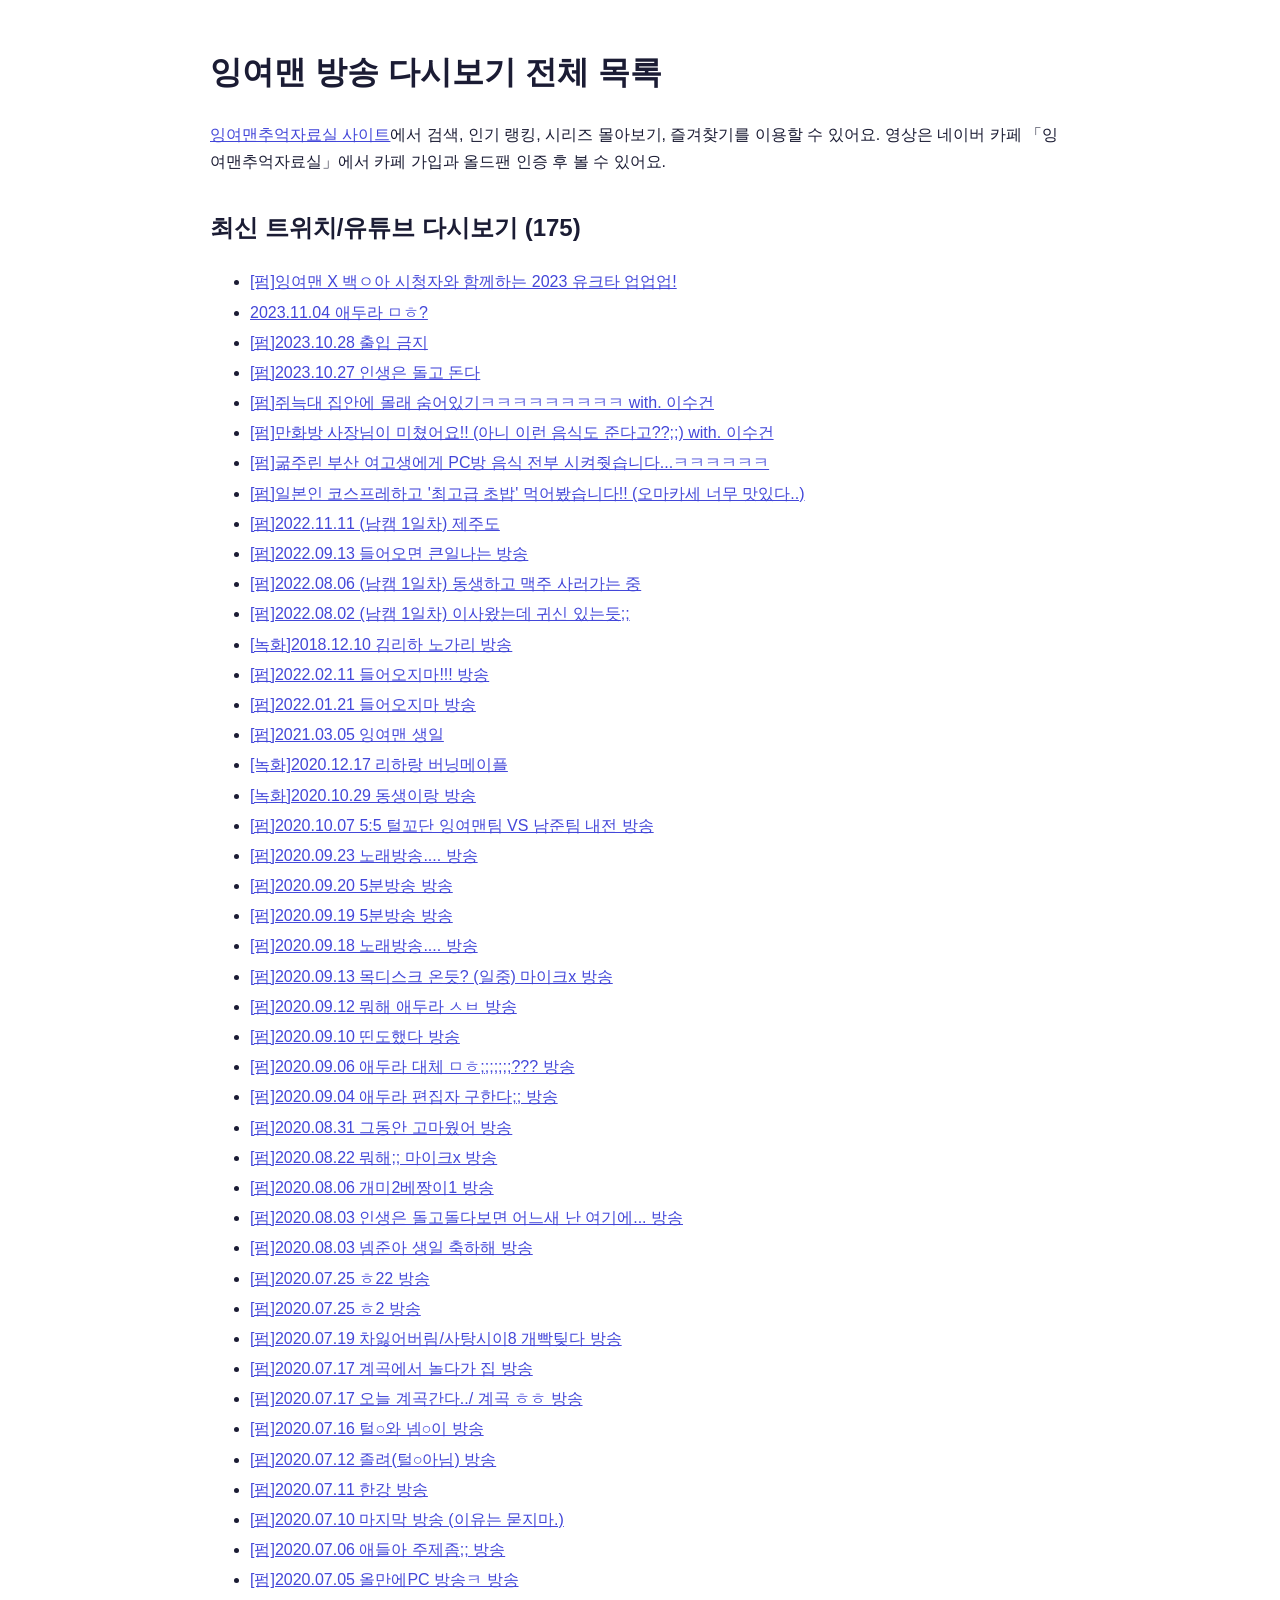
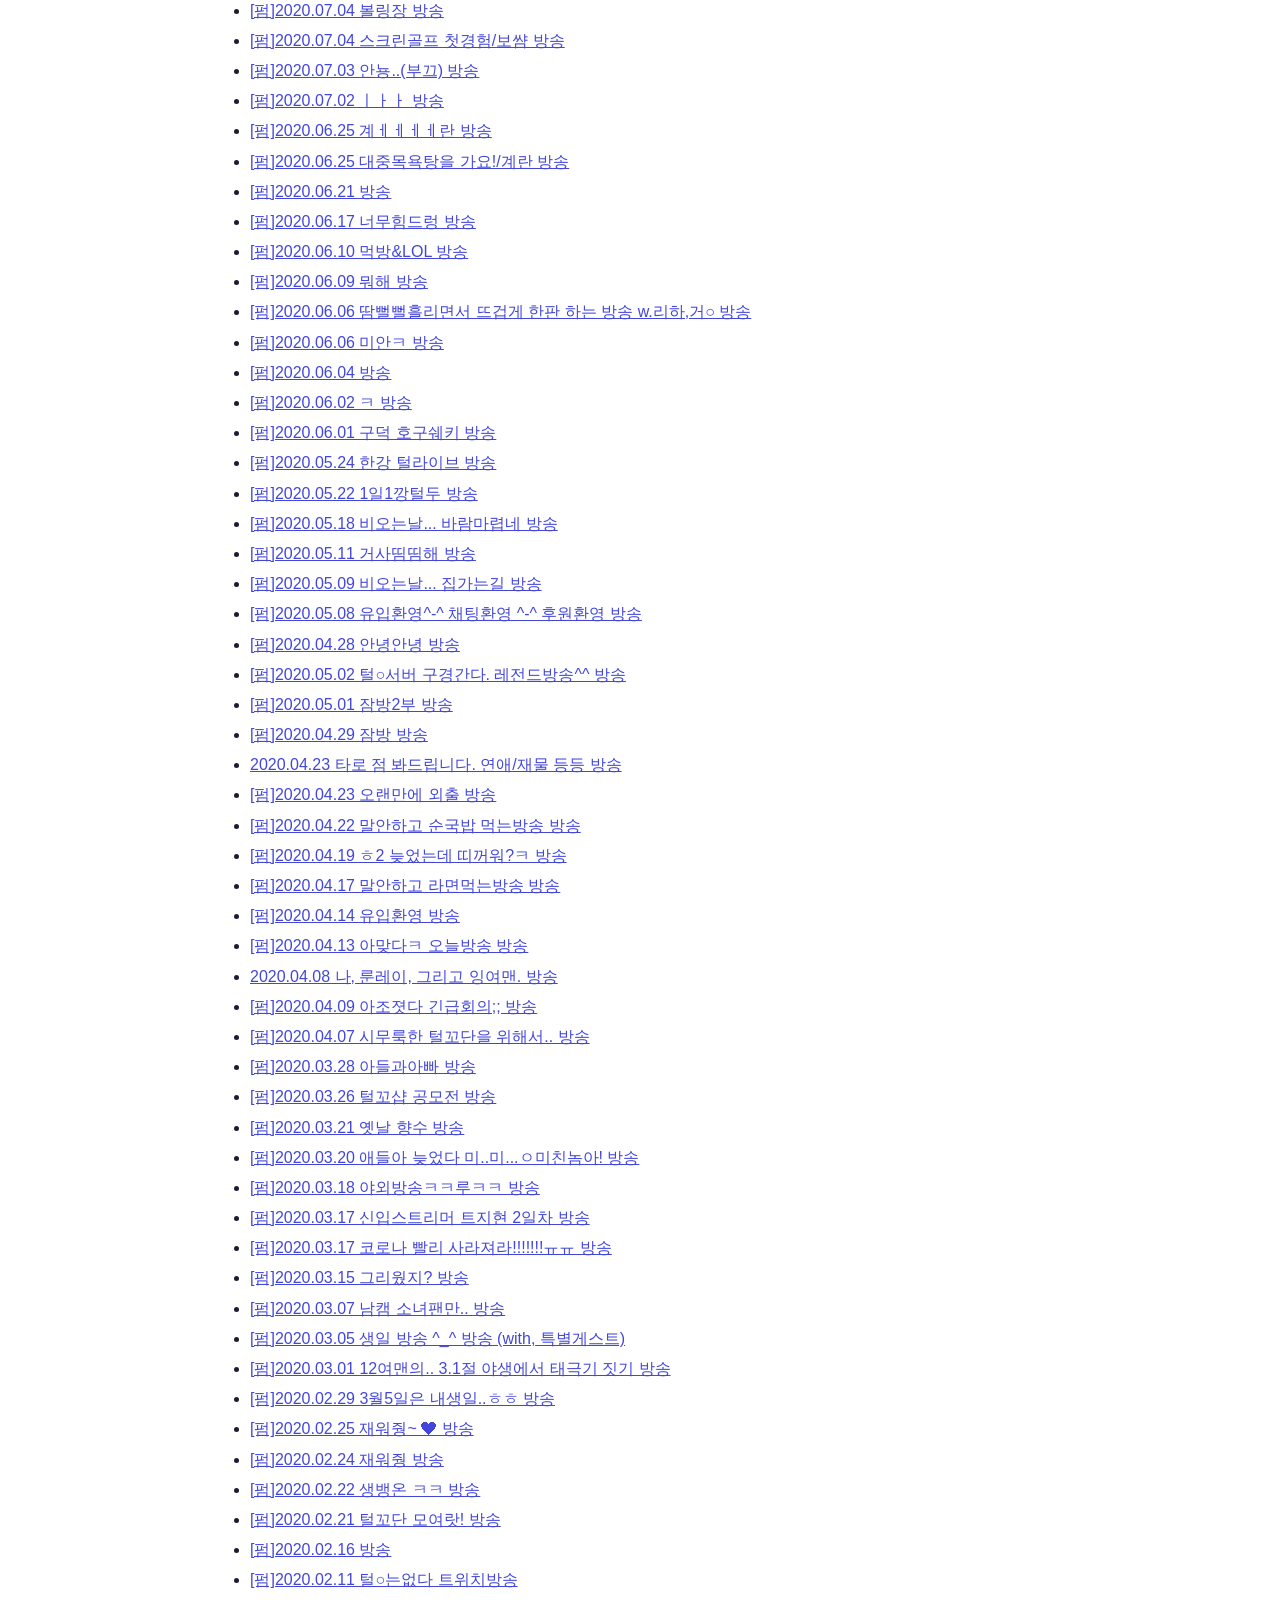
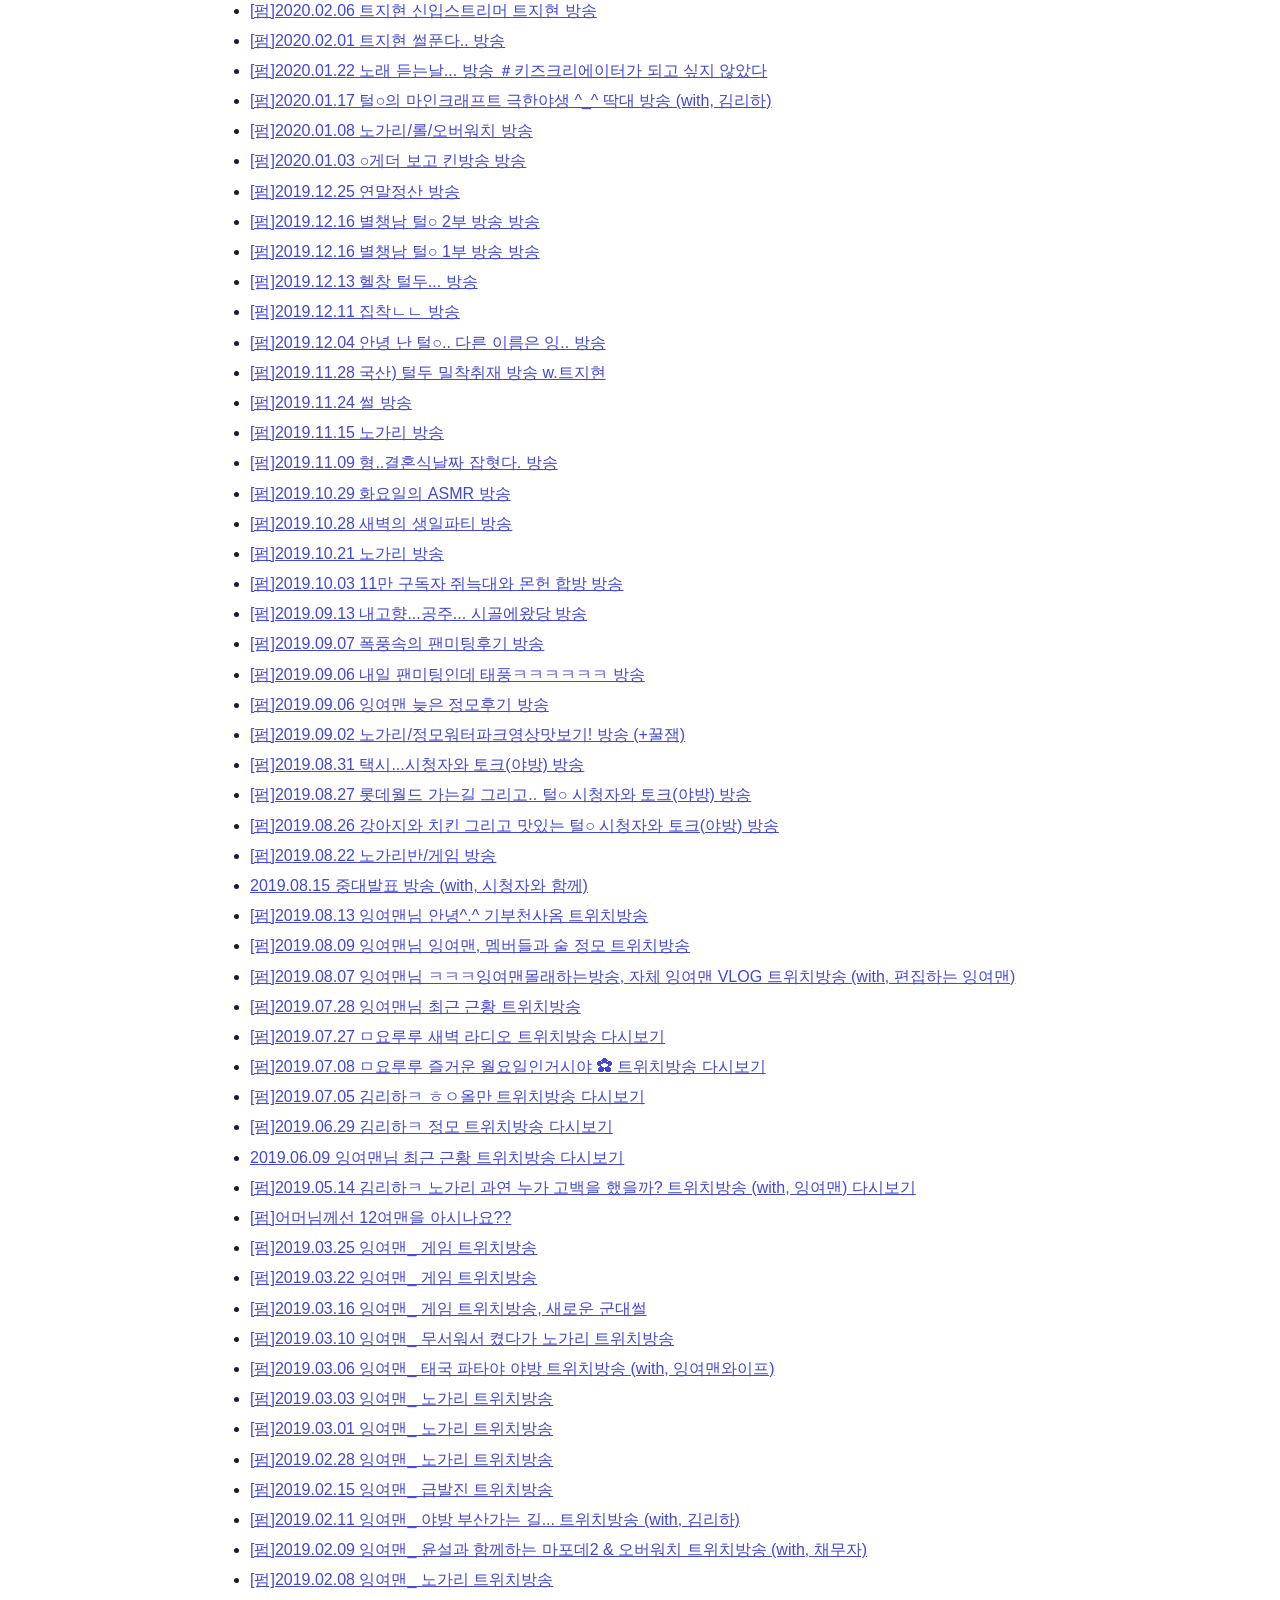
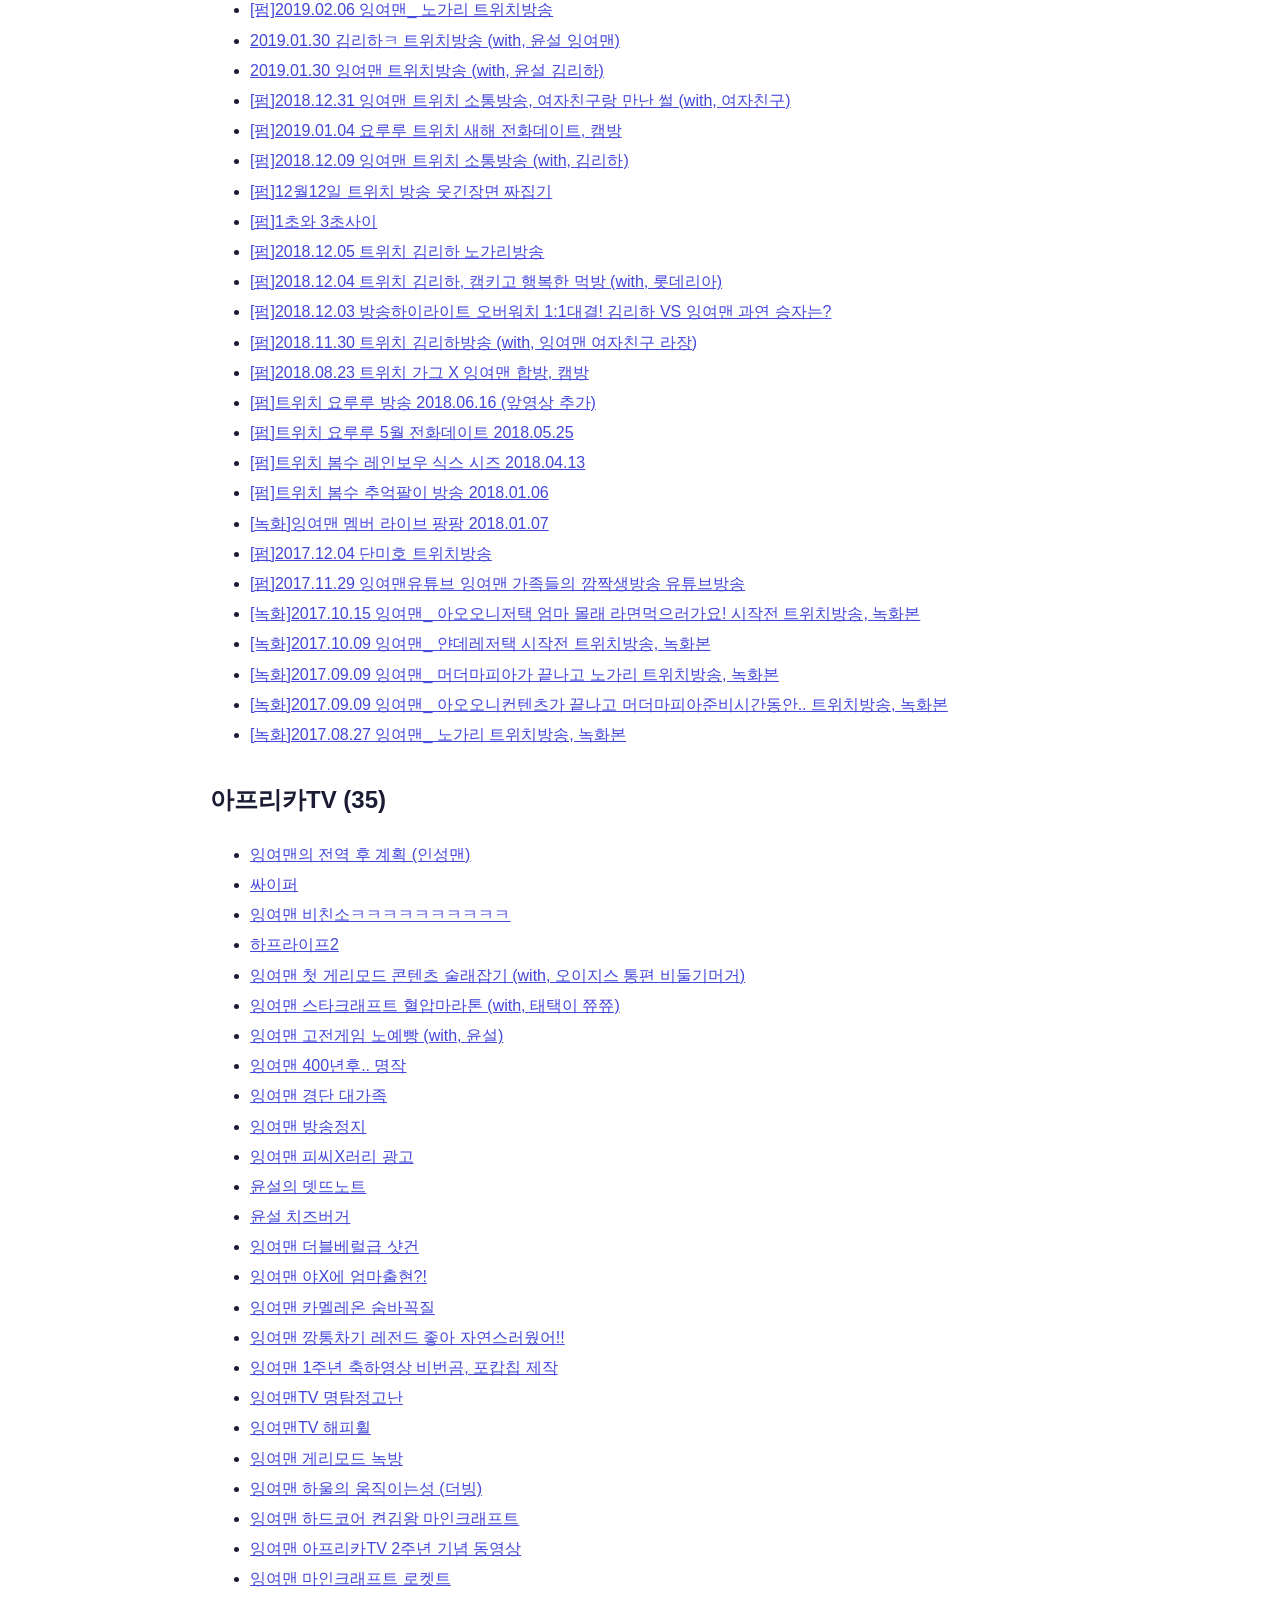
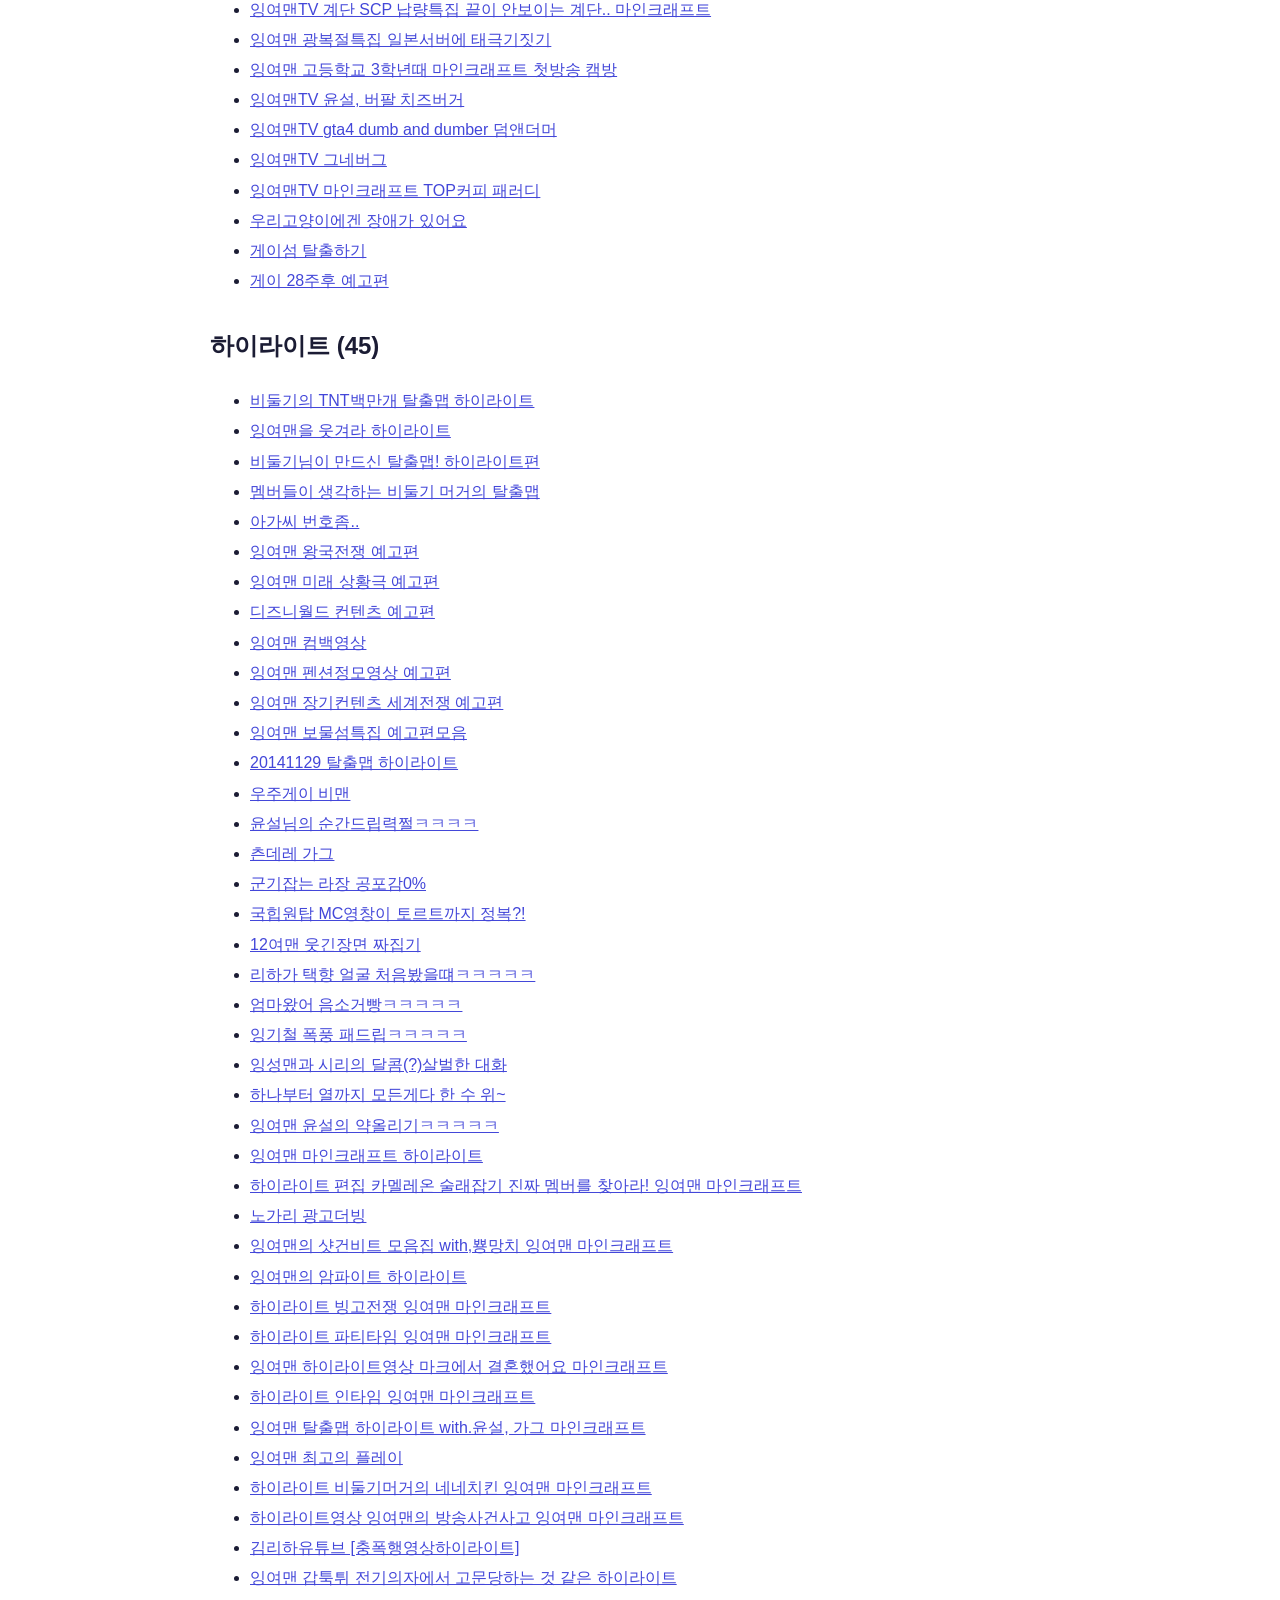
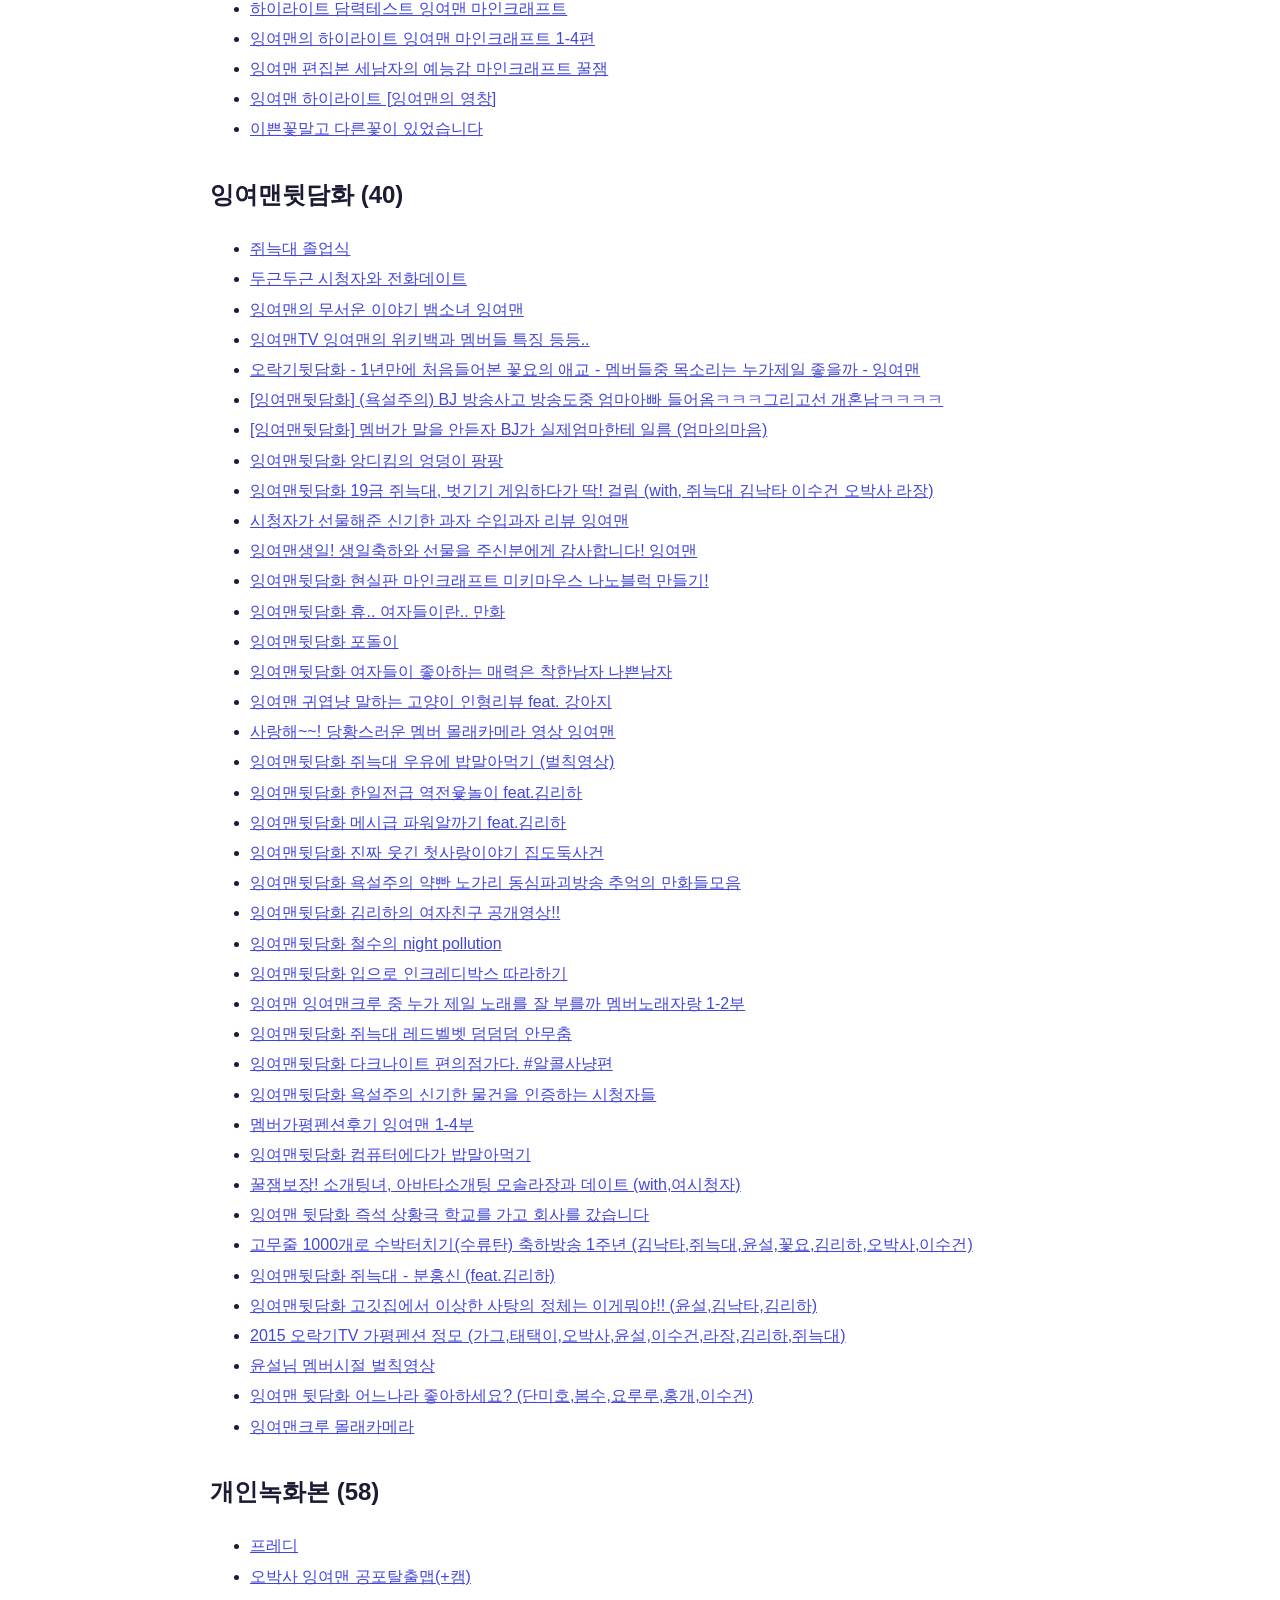
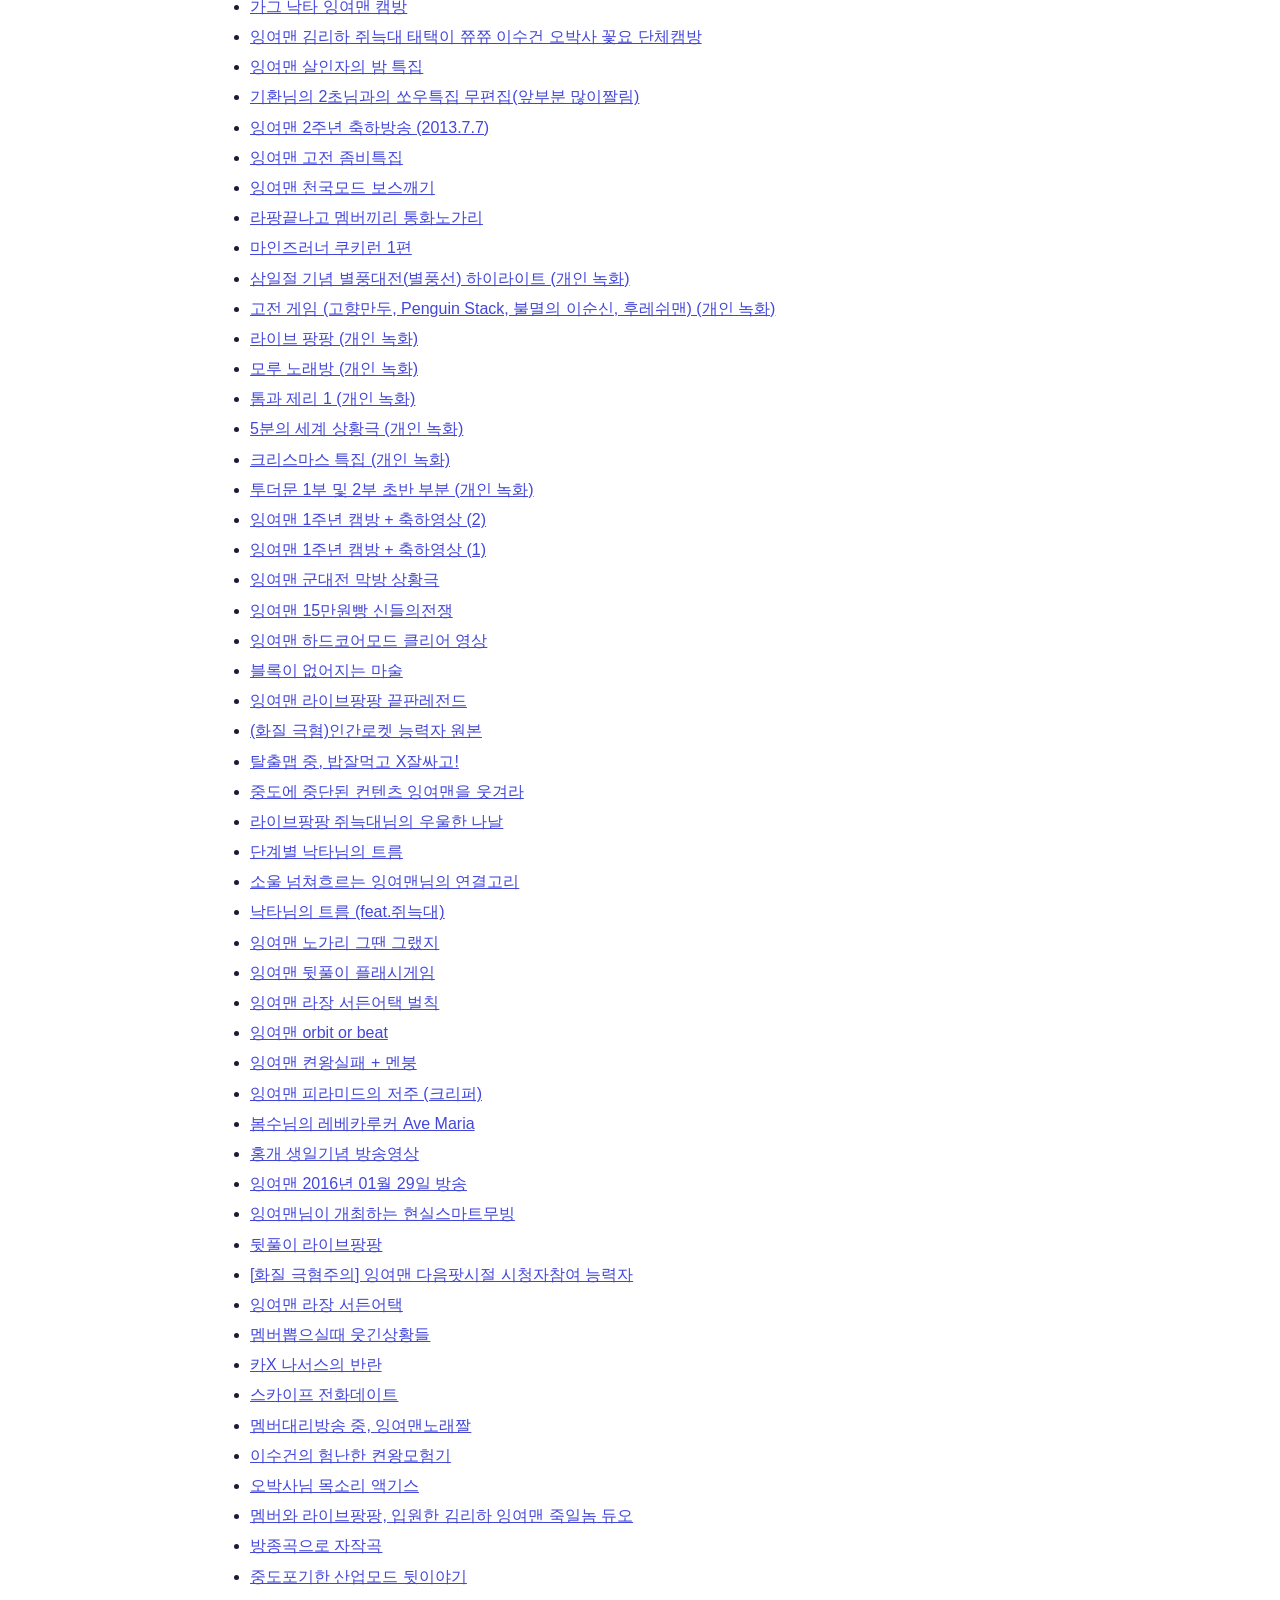
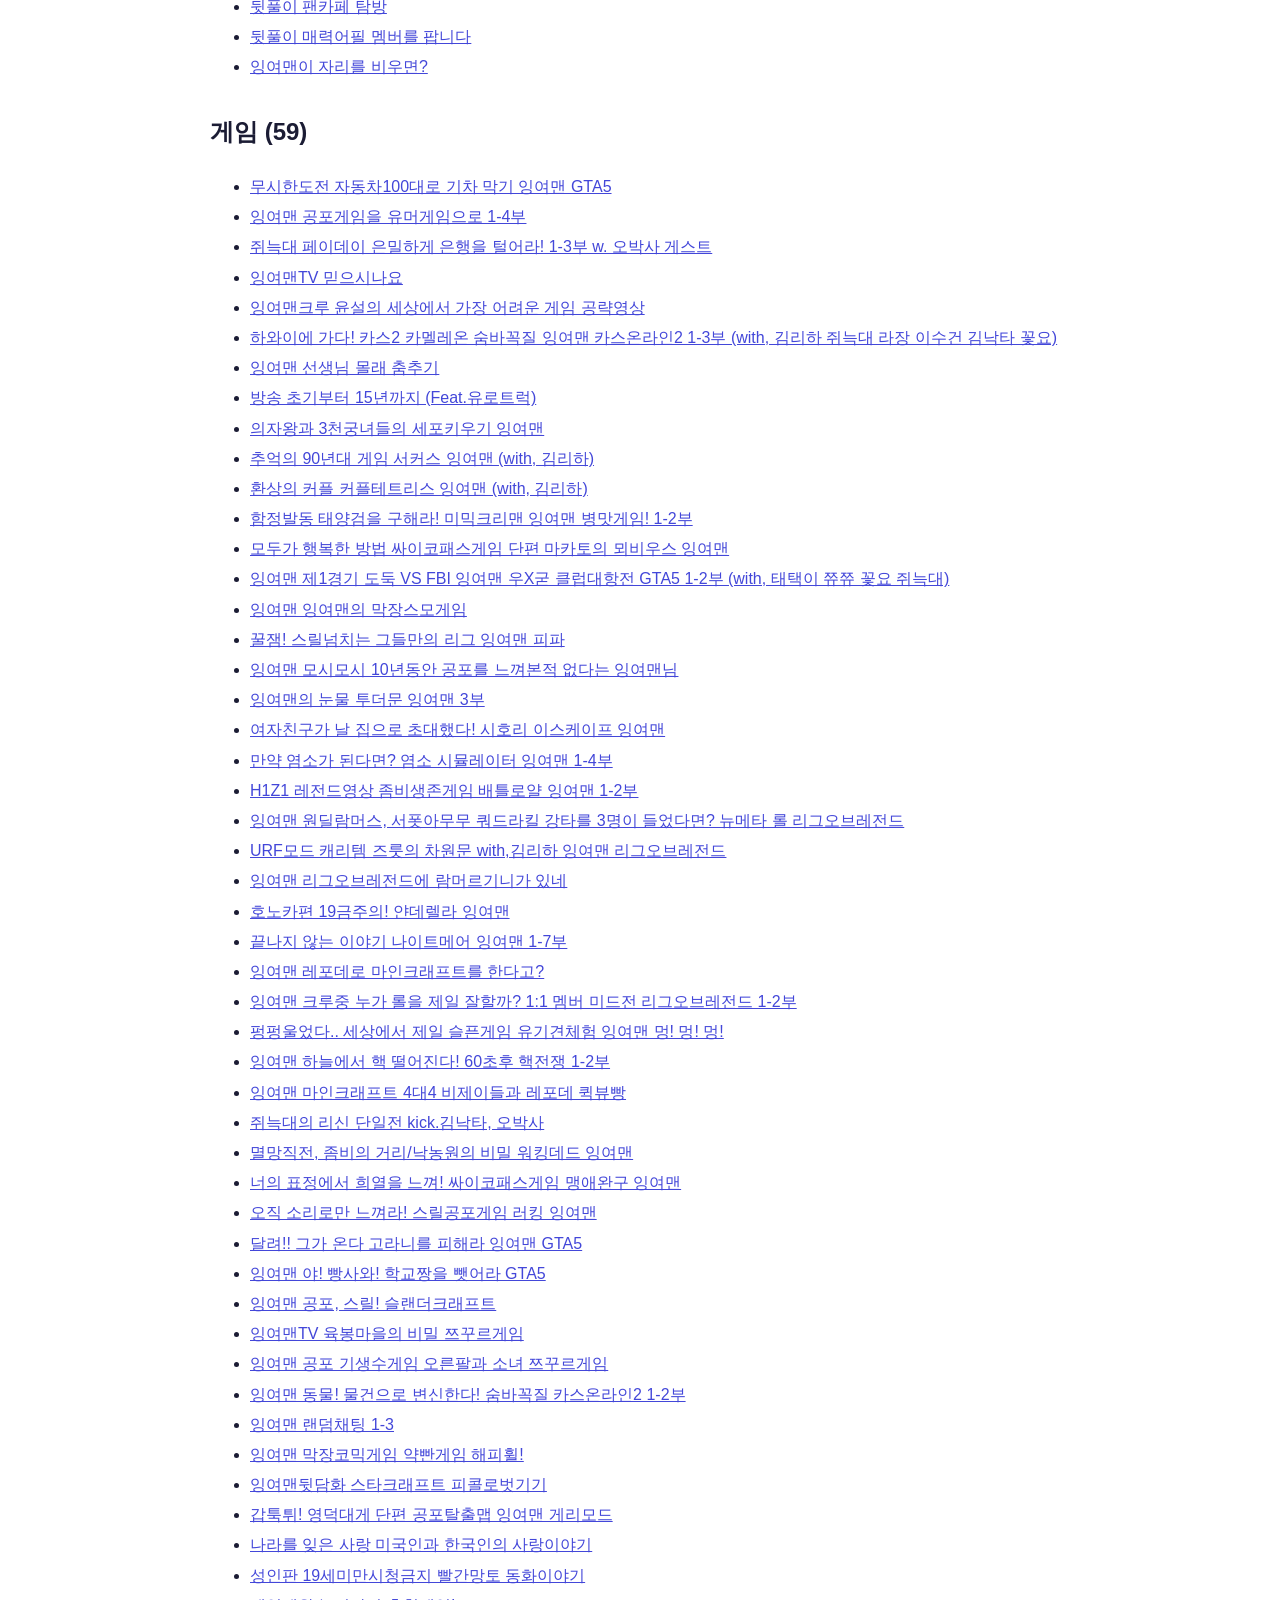
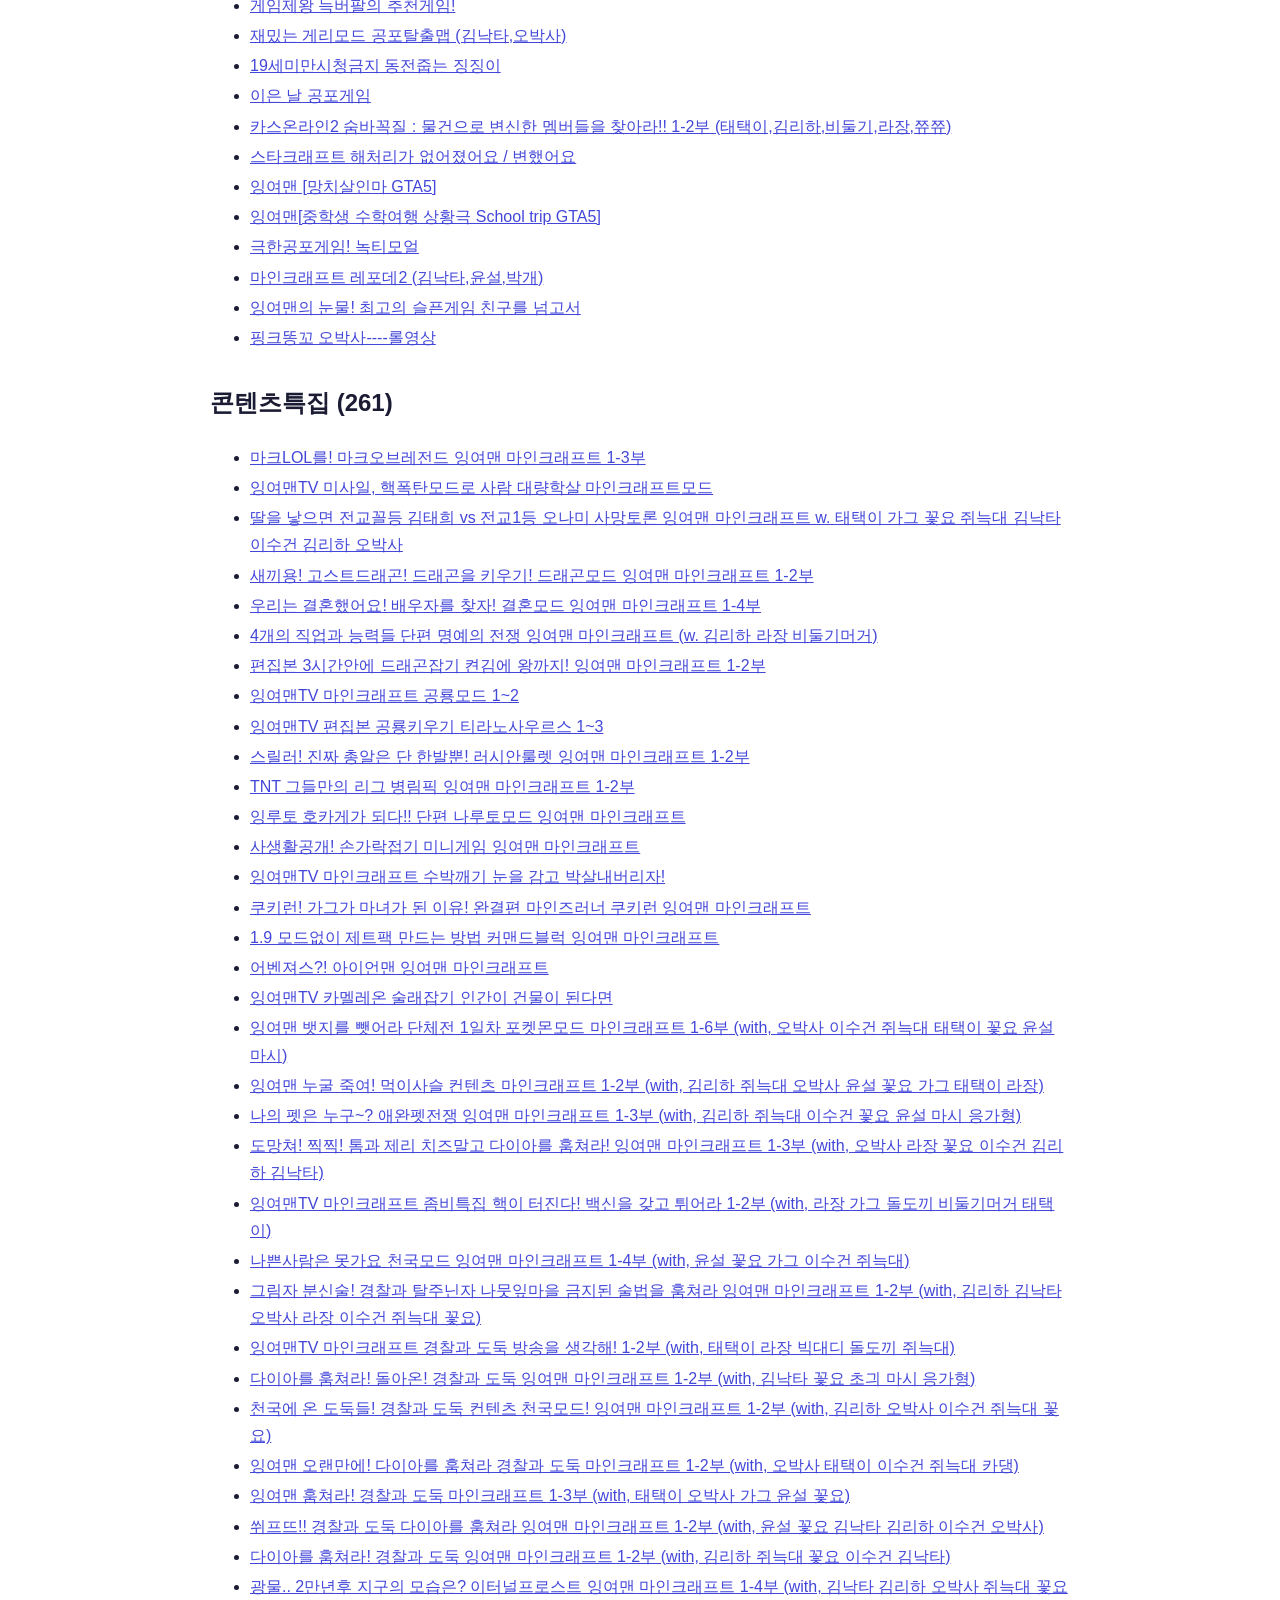
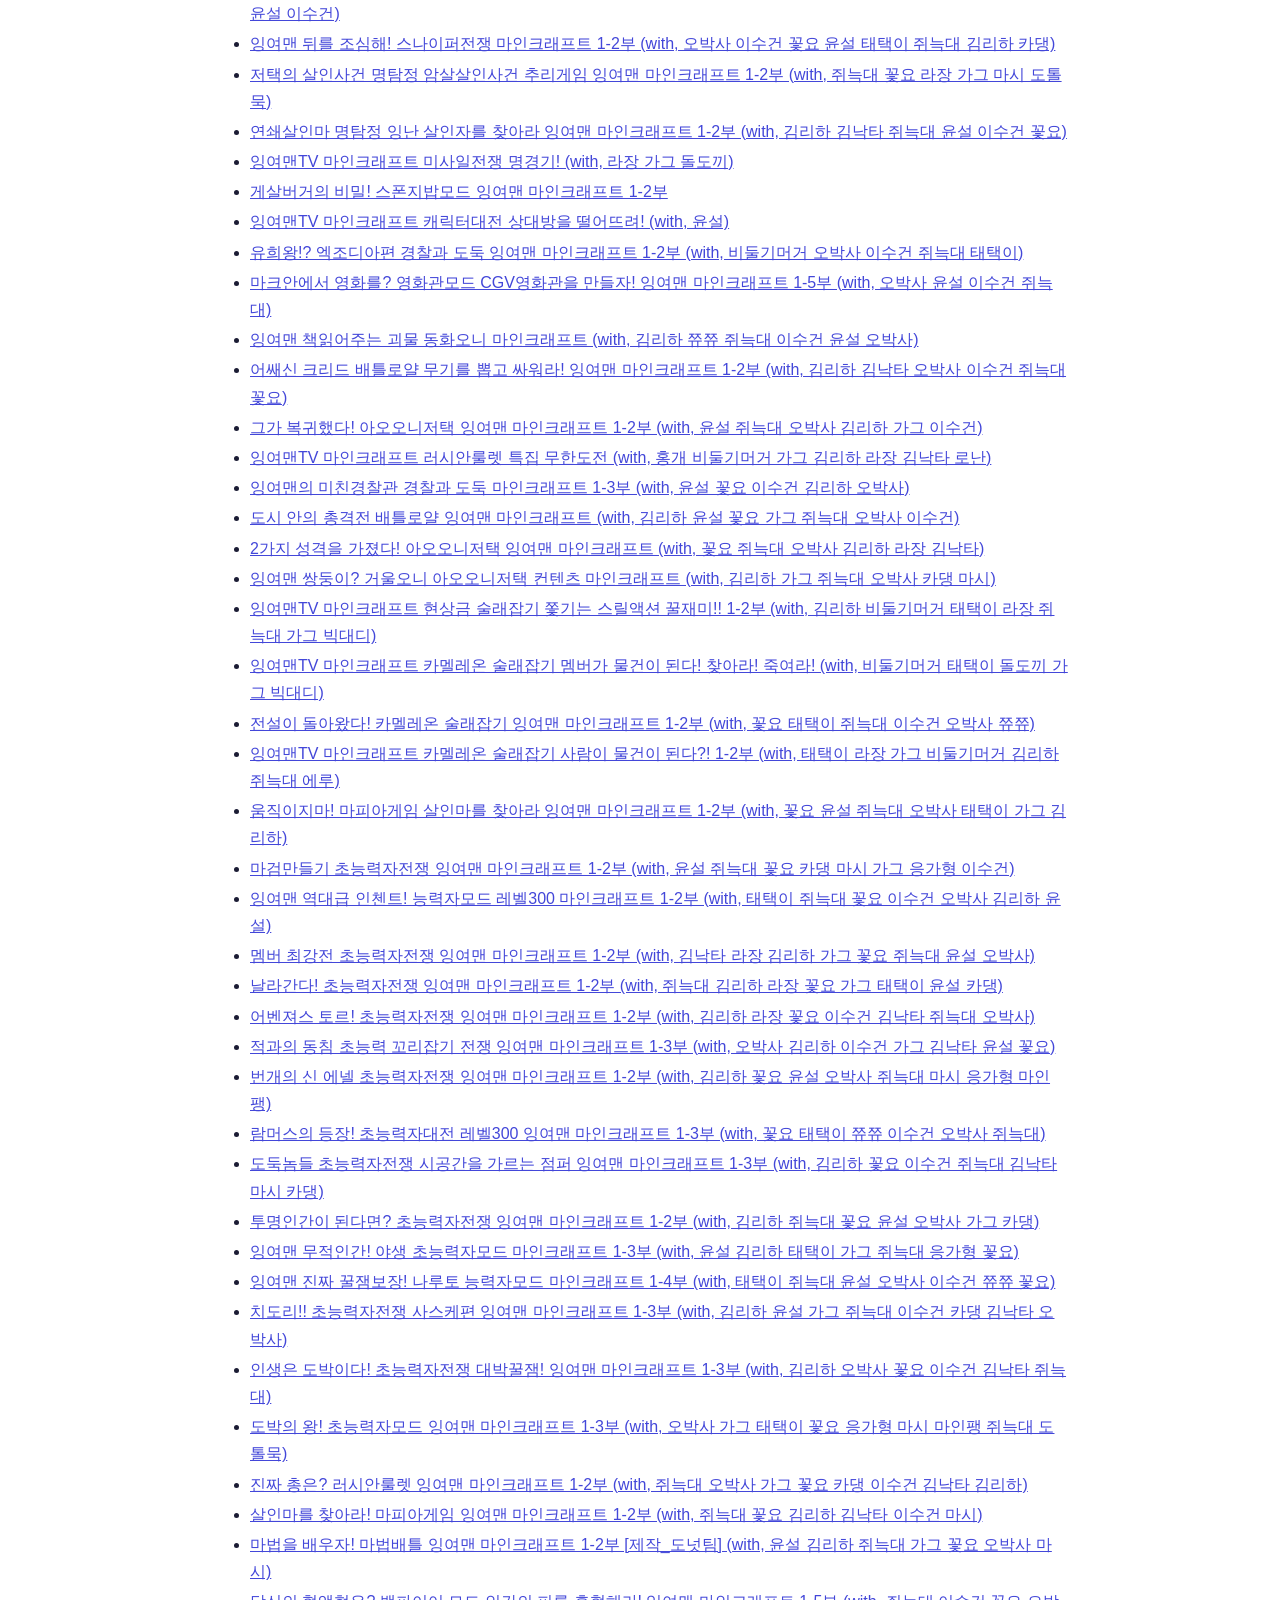
<file: list.html>
<!DOCTYPE html><html lang="ko"><head><meta charset="UTF-8"><meta name="viewport" content="width=device-width, initial-scale=1">
<title>잉여맨 방송 다시보기 전체 목록 (859개) - 잉여맨추억자료실</title>
<meta name="description" content="잉여맨추억자료실 네이버 카페의 잉여맨 방송 VOD 다시보기 859개를 분류별로 정리한 전체 목록입니다.">
<link rel="canonical" href="https://sam7599.github.io/ingyoeman_archive/list.html">
<style>body{font-family:Pretendard,-apple-system,"Malgun Gothic",sans-serif;max-width:860px;margin:0 auto;padding:24px 18px;line-height:1.7;color:#1b1c34}a{color:#4347d9}h2{margin-top:32px}li{margin:3px 0}</style></head><body>
<h1>잉여맨 방송 다시보기 전체 목록</h1>
<p><a href="./">잉여맨추억자료실 사이트</a>에서 검색, 인기 랭킹, 시리즈 몰아보기, 즐겨찾기를 이용할 수 있어요. 영상은 네이버 카페 「잉여맨추억자료실」에서 카페 가입과 올드팬 인증 후 볼 수 있어요.</p>
<h2>최신 트위치/유튜브 다시보기 (175)</h2><ul>
<li><a href="https://cafe.naver.com/youtubecreateringyoe/2929" rel="noopener">[펌]잉여맨 X 백ㅇ아 시청자와 함께하는 2023 유크타 업업업!</a></li>
<li><a href="https://cafe.naver.com/youtubecreateringyoe/2927" rel="noopener">2023.11.04 애두라 ㅁㅎ?</a></li>
<li><a href="https://cafe.naver.com/youtubecreateringyoe/2925" rel="noopener">[펌]2023.10.28 출입 금지</a></li>
<li><a href="https://cafe.naver.com/youtubecreateringyoe/2924" rel="noopener">[펌]2023.10.27 인생은 돌고 돈다</a></li>
<li><a href="https://cafe.naver.com/youtubecreateringyoe/2917" rel="noopener">[펌]쥐늑대 집안에 몰래 숨어있기ㅋㅋㅋㅋㅋㅋㅋㅋㅋ with. 이수건</a></li>
<li><a href="https://cafe.naver.com/youtubecreateringyoe/2916" rel="noopener">[펌]만화방 사장님이 미쳤어요!! (아니 이런 음식도 준다고??;;) with. 이수건</a></li>
<li><a href="https://cafe.naver.com/youtubecreateringyoe/2914" rel="noopener">[펌]굶주린 부산 여고생에게 PC방 음식 전부 시켜줫습니다...ㅋㅋㅋㅋㅋㅋ</a></li>
<li><a href="https://cafe.naver.com/youtubecreateringyoe/2913" rel="noopener">[펌]일본인 코스프레하고 &#x27;최고급 초밥&#x27; 먹어봤습니다!! (오마카세 너무 맛있다..)</a></li>
<li><a href="https://cafe.naver.com/youtubecreateringyoe/2898" rel="noopener">[펌]2022.11.11 (남캠 1일차) 제주도</a></li>
<li><a href="https://cafe.naver.com/youtubecreateringyoe/2894" rel="noopener">[펌]2022.09.13 들어오면 큰일나는 방송</a></li>
<li><a href="https://cafe.naver.com/youtubecreateringyoe/2892" rel="noopener">[펌]2022.08.06 (남캠 1일차) 동생하고 맥주 사러가는 중</a></li>
<li><a href="https://cafe.naver.com/youtubecreateringyoe/2890" rel="noopener">[펌]2022.08.02 (남캠 1일차) 이사왔는데 귀신 있는듯;;</a></li>
<li><a href="https://cafe.naver.com/youtubecreateringyoe/2880" rel="noopener">[녹화]2018.12.10 김리하 노가리 방송</a></li>
<li><a href="https://cafe.naver.com/youtubecreateringyoe/2865" rel="noopener">[펌]2022.02.11 들어오지마!!! 방송</a></li>
<li><a href="https://cafe.naver.com/youtubecreateringyoe/2861" rel="noopener">[펌]2022.01.21 들어오지마 방송</a></li>
<li><a href="https://cafe.naver.com/youtubecreateringyoe/2827" rel="noopener">[펌]2021.03.05 잉여맨 생일</a></li>
<li><a href="https://cafe.naver.com/youtubecreateringyoe/2781" rel="noopener">[녹화]2020.12.17 리하랑 버닝메이플</a></li>
<li><a href="https://cafe.naver.com/youtubecreateringyoe/2772" rel="noopener">[녹화]2020.10.29 동생이랑 방송</a></li>
<li><a href="https://cafe.naver.com/youtubecreateringyoe/2767" rel="noopener">[펌]2020.10.07 5:5 털꼬단 잉여맨팀 VS 남준팀 내전 방송</a></li>
<li><a href="https://cafe.naver.com/youtubecreateringyoe/2748" rel="noopener">[펌]2020.09.23 노래방송.... 방송</a></li>
<li><a href="https://cafe.naver.com/youtubecreateringyoe/2747" rel="noopener">[펌]2020.09.20 5분방송 방송</a></li>
<li><a href="https://cafe.naver.com/youtubecreateringyoe/2744" rel="noopener">[펌]2020.09.19 5분방송 방송</a></li>
<li><a href="https://cafe.naver.com/youtubecreateringyoe/2743" rel="noopener">[펌]2020.09.18 노래방송.... 방송</a></li>
<li><a href="https://cafe.naver.com/youtubecreateringyoe/2734" rel="noopener">[펌]2020.09.13 목디스크 온듯? (일중) 마이크x 방송</a></li>
<li><a href="https://cafe.naver.com/youtubecreateringyoe/2732" rel="noopener">[펌]2020.09.12 뭐해 애두라 ㅅㅂ 방송</a></li>
<li><a href="https://cafe.naver.com/youtubecreateringyoe/2730" rel="noopener">[펌]2020.09.10 띤도했다 방송</a></li>
<li><a href="https://cafe.naver.com/youtubecreateringyoe/2729" rel="noopener">[펌]2020.09.06 애두라 대체 ㅁㅎ;;;;;;;??? 방송</a></li>
<li><a href="https://cafe.naver.com/youtubecreateringyoe/2728" rel="noopener">[펌]2020.09.04 애두라 편집자 구한다;; 방송</a></li>
<li><a href="https://cafe.naver.com/youtubecreateringyoe/2726" rel="noopener">[펌]2020.08.31 그동안 고마웠어 방송</a></li>
<li><a href="https://cafe.naver.com/youtubecreateringyoe/2717" rel="noopener">[펌]2020.08.22 뭐해;; 마이크x 방송</a></li>
<li><a href="https://cafe.naver.com/youtubecreateringyoe/2697" rel="noopener">[펌]2020.08.06 개미2베짱이1 방송</a></li>
<li><a href="https://cafe.naver.com/youtubecreateringyoe/2696" rel="noopener">[펌]2020.08.03 인생은 돌고돌다보면 어느새 난 여기에... 방송</a></li>
<li><a href="https://cafe.naver.com/youtubecreateringyoe/2692" rel="noopener">[펌]2020.08.03 넴준아 생일 축하해 방송</a></li>
<li><a href="https://cafe.naver.com/youtubecreateringyoe/2682" rel="noopener">[펌]2020.07.25 ㅎ22 방송</a></li>
<li><a href="https://cafe.naver.com/youtubecreateringyoe/2681" rel="noopener">[펌]2020.07.25 ㅎ2 방송</a></li>
<li><a href="https://cafe.naver.com/youtubecreateringyoe/2675" rel="noopener">[펌]2020.07.19 차잃어버림/사탕시이8 개빡팆다 방송</a></li>
<li><a href="https://cafe.naver.com/youtubecreateringyoe/2674" rel="noopener">[펌]2020.07.17 계곡에서 놀다가 집 방송</a></li>
<li><a href="https://cafe.naver.com/youtubecreateringyoe/2673" rel="noopener">[펌]2020.07.17 오늘 계곡간다../ 계곡 ㅎㅎ 방송</a></li>
<li><a href="https://cafe.naver.com/youtubecreateringyoe/2672" rel="noopener">[펌]2020.07.16 털○와 넴○이 방송</a></li>
<li><a href="https://cafe.naver.com/youtubecreateringyoe/2671" rel="noopener">[펌]2020.07.12 졸려(털○아님) 방송</a></li>
<li><a href="https://cafe.naver.com/youtubecreateringyoe/2670" rel="noopener">[펌]2020.07.11 한강 방송</a></li>
<li><a href="https://cafe.naver.com/youtubecreateringyoe/2669" rel="noopener">[펌]2020.07.10 마지막 방송 (이유는 묻지마.)</a></li>
<li><a href="https://cafe.naver.com/youtubecreateringyoe/2667" rel="noopener">[펌]2020.07.06 애들아 주제좀;; 방송</a></li>
<li><a href="https://cafe.naver.com/youtubecreateringyoe/2666" rel="noopener">[펌]2020.07.05 올만에PC 방송ㅋ 방송</a></li>
<li><a href="https://cafe.naver.com/youtubecreateringyoe/2665" rel="noopener">[펌]2020.07.04 볼링장 방송</a></li>
<li><a href="https://cafe.naver.com/youtubecreateringyoe/2664" rel="noopener">[펌]2020.07.04 스크린골프 첫경험/보썀 방송</a></li>
<li><a href="https://cafe.naver.com/youtubecreateringyoe/2663" rel="noopener">[펌]2020.07.03 안뇽..(부끄) 방송</a></li>
<li><a href="https://cafe.naver.com/youtubecreateringyoe/2660" rel="noopener">[펌]2020.07.02 ㅣㅏㅏ 방송</a></li>
<li><a href="https://cafe.naver.com/youtubecreateringyoe/2656" rel="noopener">[펌]2020.06.25 계ㅔㅔㅔㅔ란 방송</a></li>
<li><a href="https://cafe.naver.com/youtubecreateringyoe/2652" rel="noopener">[펌]2020.06.25 대중목욕탕을 가요!/계란 방송</a></li>
<li><a href="https://cafe.naver.com/youtubecreateringyoe/2649" rel="noopener">[펌]2020.06.21 방송</a></li>
<li><a href="https://cafe.naver.com/youtubecreateringyoe/2646" rel="noopener">[펌]2020.06.17 너무힘드렁 방송</a></li>
<li><a href="https://cafe.naver.com/youtubecreateringyoe/2643" rel="noopener">[펌]2020.06.10 먹방&amp;LOL 방송</a></li>
<li><a href="https://cafe.naver.com/youtubecreateringyoe/2641" rel="noopener">[펌]2020.06.09 뭐해 방송</a></li>
<li><a href="https://cafe.naver.com/youtubecreateringyoe/2640" rel="noopener">[펌]2020.06.06 땀뻘뻘흘리면서 뜨겁게 한판 하는 방송 w.리하,거○ 방송</a></li>
<li><a href="https://cafe.naver.com/youtubecreateringyoe/2639" rel="noopener">[펌]2020.06.06 미안ㅋ 방송</a></li>
<li><a href="https://cafe.naver.com/youtubecreateringyoe/2638" rel="noopener">[펌]2020.06.04 방송</a></li>
<li><a href="https://cafe.naver.com/youtubecreateringyoe/2636" rel="noopener">[펌]2020.06.02 ㅋ 방송</a></li>
<li><a href="https://cafe.naver.com/youtubecreateringyoe/2633" rel="noopener">[펌]2020.06.01 구덕 호구쉐키 방송</a></li>
<li><a href="https://cafe.naver.com/youtubecreateringyoe/2626" rel="noopener">[펌]2020.05.24 한강 털라이브 방송</a></li>
<li><a href="https://cafe.naver.com/youtubecreateringyoe/2622" rel="noopener">[펌]2020.05.22 1일1깡털두 방송</a></li>
<li><a href="https://cafe.naver.com/youtubecreateringyoe/2607" rel="noopener">[펌]2020.05.18 비오는날... 바람마렵네 방송</a></li>
<li><a href="https://cafe.naver.com/youtubecreateringyoe/2597" rel="noopener">[펌]2020.05.11 거사띰띰해 방송</a></li>
<li><a href="https://cafe.naver.com/youtubecreateringyoe/2589" rel="noopener">[펌]2020.05.09 비오는날... 집가는길 방송</a></li>
<li><a href="https://cafe.naver.com/youtubecreateringyoe/2587" rel="noopener">[펌]2020.05.08 유입환영^-^ 채팅환영 ^-^ 후원환영 방송</a></li>
<li><a href="https://cafe.naver.com/youtubecreateringyoe/2569" rel="noopener">[펌]2020.04.28 안녕안녕 방송</a></li>
<li><a href="https://cafe.naver.com/youtubecreateringyoe/2567" rel="noopener">[펌]2020.05.02 털○서버 구경간다. 레전드방송^^ 방송</a></li>
<li><a href="https://cafe.naver.com/youtubecreateringyoe/2563" rel="noopener">[펌]2020.05.01 잠방2부 방송</a></li>
<li><a href="https://cafe.naver.com/youtubecreateringyoe/2552" rel="noopener">[펌]2020.04.29 잠방 방송</a></li>
<li><a href="https://cafe.naver.com/youtubecreateringyoe/2533" rel="noopener">2020.04.23 타로 점 봐드립니다. 연애/재물 등등 방송</a></li>
<li><a href="https://cafe.naver.com/youtubecreateringyoe/2530" rel="noopener">[펌]2020.04.23 오랜만에 외출 방송</a></li>
<li><a href="https://cafe.naver.com/youtubecreateringyoe/2529" rel="noopener">[펌]2020.04.22 말안하고 순국밥 먹는방송 방송</a></li>
<li><a href="https://cafe.naver.com/youtubecreateringyoe/2521" rel="noopener">[펌]2020.04.19 ㅎ2 늦었는데 띠꺼워?ㅋ 방송</a></li>
<li><a href="https://cafe.naver.com/youtubecreateringyoe/2520" rel="noopener">[펌]2020.04.17 말안하고 라면먹는방송 방송</a></li>
<li><a href="https://cafe.naver.com/youtubecreateringyoe/2510" rel="noopener">[펌]2020.04.14 유입환영 방송</a></li>
<li><a href="https://cafe.naver.com/youtubecreateringyoe/2501" rel="noopener">[펌]2020.04.13 아맞다ㅋ 오늘방송 방송</a></li>
<li><a href="https://cafe.naver.com/youtubecreateringyoe/2497" rel="noopener">2020.04.08 나, 룬레이, 그리고 잉여맨. 방송</a></li>
<li><a href="https://cafe.naver.com/youtubecreateringyoe/2495" rel="noopener">[펌]2020.04.09 아조졋다 긴급회의;; 방송</a></li>
<li><a href="https://cafe.naver.com/youtubecreateringyoe/2488" rel="noopener">[펌]2020.04.07 시무룩한 털꼬단을 위해서.. 방송</a></li>
<li><a href="https://cafe.naver.com/youtubecreateringyoe/2473" rel="noopener">[펌]2020.03.28 아들과아빠 방송</a></li>
<li><a href="https://cafe.naver.com/youtubecreateringyoe/2469" rel="noopener">[펌]2020.03.26 털꼬샵 공모전 방송</a></li>
<li><a href="https://cafe.naver.com/youtubecreateringyoe/2461" rel="noopener">[펌]2020.03.21 옛날 향수 방송</a></li>
<li><a href="https://cafe.naver.com/youtubecreateringyoe/2454" rel="noopener">[펌]2020.03.20 애들아 늦었다 미..미...ㅇ미친놈아! 방송</a></li>
<li><a href="https://cafe.naver.com/youtubecreateringyoe/2452" rel="noopener">[펌]2020.03.18 야외방송ㅋㅋ루ㅋㅋ 방송</a></li>
<li><a href="https://cafe.naver.com/youtubecreateringyoe/2451" rel="noopener">[펌]2020.03.17 신입스트리머 트지현 2일차 방송</a></li>
<li><a href="https://cafe.naver.com/youtubecreateringyoe/2446" rel="noopener">[펌]2020.03.17 코로나 빨리 사라져라!!!!!!!ㅠㅠ 방송</a></li>
<li><a href="https://cafe.naver.com/youtubecreateringyoe/2442" rel="noopener">[펌]2020.03.15 그리웠지? 방송</a></li>
<li><a href="https://cafe.naver.com/youtubecreateringyoe/2431" rel="noopener">[펌]2020.03.07 남캠 소녀팬만.. 방송</a></li>
<li><a href="https://cafe.naver.com/youtubecreateringyoe/2425" rel="noopener">[펌]2020.03.05 생일 방송 ^_^ 방송 (with, 특별게스트)</a></li>
<li><a href="https://cafe.naver.com/youtubecreateringyoe/2408" rel="noopener">[펌]2020.03.01 12여맨의.. 3.1절 야생에서 태극기 짓기 방송</a></li>
<li><a href="https://cafe.naver.com/youtubecreateringyoe/2407" rel="noopener">[펌]2020.02.29 3월5일은 내생일..ㅎㅎ 방송</a></li>
<li><a href="https://cafe.naver.com/youtubecreateringyoe/2396" rel="noopener">[펌]2020.02.25 재워줭~ ❤ 방송</a></li>
<li><a href="https://cafe.naver.com/youtubecreateringyoe/2389" rel="noopener">[펌]2020.02.24 재워줭 방송</a></li>
<li><a href="https://cafe.naver.com/youtubecreateringyoe/2387" rel="noopener">[펌]2020.02.22 생뱅온 ㅋㅋ 방송</a></li>
<li><a href="https://cafe.naver.com/youtubecreateringyoe/2383" rel="noopener">[펌]2020.02.21 털꼬단 모여랏! 방송</a></li>
<li><a href="https://cafe.naver.com/youtubecreateringyoe/2379" rel="noopener">[펌]2020.02.16 방송</a></li>
<li><a href="https://cafe.naver.com/youtubecreateringyoe/2376" rel="noopener">[펌]2020.02.11 털○는없다 트위치방송</a></li>
<li><a href="https://cafe.naver.com/youtubecreateringyoe/2372" rel="noopener">[펌]2020.02.06 트지현 신입스트리머 트지현 방송</a></li>
<li><a href="https://cafe.naver.com/youtubecreateringyoe/2367" rel="noopener">[펌]2020.02.01 트지현 썰푼다.. 방송</a></li>
<li><a href="https://cafe.naver.com/youtubecreateringyoe/2348" rel="noopener">[펌]2020.01.22 노래 듣는날... 방송 ＃키즈크리에이터가 되고 싶지 않았다</a></li>
<li><a href="https://cafe.naver.com/youtubecreateringyoe/2341" rel="noopener">[펌]2020.01.17 털○의 마인크래프트 극한야생 ^_^ 딱대 방송 (with, 김리하)</a></li>
<li><a href="https://cafe.naver.com/youtubecreateringyoe/2338" rel="noopener">[펌]2020.01.08 노가리/롤/오버워치 방송</a></li>
<li><a href="https://cafe.naver.com/youtubecreateringyoe/2334" rel="noopener">[펌]2020.01.03 ○게더 보고 킨방송 방송</a></li>
<li><a href="https://cafe.naver.com/youtubecreateringyoe/2329" rel="noopener">[펌]2019.12.25 연말정산 방송</a></li>
<li><a href="https://cafe.naver.com/youtubecreateringyoe/2312" rel="noopener">[펌]2019.12.16 별챙남 털○ 2부 방송 방송</a></li>
<li><a href="https://cafe.naver.com/youtubecreateringyoe/2311" rel="noopener">[펌]2019.12.16 별챙남 털○ 1부 방송 방송</a></li>
<li><a href="https://cafe.naver.com/youtubecreateringyoe/2310" rel="noopener">[펌]2019.12.13 헬창 털두... 방송</a></li>
<li><a href="https://cafe.naver.com/youtubecreateringyoe/2307" rel="noopener">[펌]2019.12.11 집착ㄴㄴ 방송</a></li>
<li><a href="https://cafe.naver.com/youtubecreateringyoe/2300" rel="noopener">[펌]2019.12.04 안녕 난 털○.. 다른 이름은 잉.. 방송</a></li>
<li><a href="https://cafe.naver.com/youtubecreateringyoe/2298" rel="noopener">[펌]2019.11.28 국산) 털두 밀착취재 방송 w.트지현</a></li>
<li><a href="https://cafe.naver.com/youtubecreateringyoe/2294" rel="noopener">[펌]2019.11.24 썰 방송</a></li>
<li><a href="https://cafe.naver.com/youtubecreateringyoe/2288" rel="noopener">[펌]2019.11.15 노가리 방송</a></li>
<li><a href="https://cafe.naver.com/youtubecreateringyoe/2278" rel="noopener">[펌]2019.11.09 형..결혼식날짜 잡혓다. 방송</a></li>
<li><a href="https://cafe.naver.com/youtubecreateringyoe/2273" rel="noopener">[펌]2019.10.29 화요일의 ASMR 방송</a></li>
<li><a href="https://cafe.naver.com/youtubecreateringyoe/2269" rel="noopener">[펌]2019.10.28 새벽의 생일파티 방송</a></li>
<li><a href="https://cafe.naver.com/youtubecreateringyoe/2260" rel="noopener">[펌]2019.10.21 노가리 방송</a></li>
<li><a href="https://cafe.naver.com/youtubecreateringyoe/2251" rel="noopener">[펌]2019.10.03 11만 구독자 쥐늑대와 몬헌 합방 방송</a></li>
<li><a href="https://cafe.naver.com/youtubecreateringyoe/2243" rel="noopener">[펌]2019.09.13 내고향...공주... 시골에왔당 방송</a></li>
<li><a href="https://cafe.naver.com/youtubecreateringyoe/2242" rel="noopener">[펌]2019.09.07 폭풍속의 팬미팅후기 방송</a></li>
<li><a href="https://cafe.naver.com/youtubecreateringyoe/2235" rel="noopener">[펌]2019.09.06 내일 팬미팅인데 태풍ㅋㅋㅋㅋㅋㅋ 방송</a></li>
<li><a href="https://cafe.naver.com/youtubecreateringyoe/2232" rel="noopener">[펌]2019.09.06 잉여맨 늦은 정모후기 방송</a></li>
<li><a href="https://cafe.naver.com/youtubecreateringyoe/2222" rel="noopener">[펌]2019.09.02 노가리/정모워터파크영상맛보기! 방송 (+꿀잼)</a></li>
<li><a href="https://cafe.naver.com/youtubecreateringyoe/2218" rel="noopener">[펌]2019.08.31 택시...시청자와 토크(야방) 방송</a></li>
<li><a href="https://cafe.naver.com/youtubecreateringyoe/2213" rel="noopener">[펌]2019.08.27 롯데월드 가는길 그리고.. 털○ 시청자와 토크(야방) 방송</a></li>
<li><a href="https://cafe.naver.com/youtubecreateringyoe/2212" rel="noopener">[펌]2019.08.26 강아지와 치킨 그리고 맛있는 털○ 시청자와 토크(야방) 방송</a></li>
<li><a href="https://cafe.naver.com/youtubecreateringyoe/2209" rel="noopener">[펌]2019.08.22 노가리반/게임 방송</a></li>
<li><a href="https://cafe.naver.com/youtubecreateringyoe/2204" rel="noopener">2019.08.15 중대발표 방송 (with, 시청자와 함께)</a></li>
<li><a href="https://cafe.naver.com/youtubecreateringyoe/2203" rel="noopener">[펌]2019.08.13 잉여맨님 안녕^.^ 기부천사옴 트위치방송</a></li>
<li><a href="https://cafe.naver.com/youtubecreateringyoe/2193" rel="noopener">[펌]2019.08.09 잉여맨님 잉여맨, 멤버들과 술 정모 트위치방송</a></li>
<li><a href="https://cafe.naver.com/youtubecreateringyoe/2192" rel="noopener">[펌]2019.08.07 잉여맨님 ㅋㅋㅋ잉여맨몰래하는방송, 자체 잉여맨 VLOG 트위치방송 (with, 편집하는 잉여맨)</a></li>
<li><a href="https://cafe.naver.com/youtubecreateringyoe/2185" rel="noopener">[펌]2019.07.28 잉여맨님 최근 근황 트위치방송</a></li>
<li><a href="https://cafe.naver.com/youtubecreateringyoe/2164" rel="noopener">[펌]2019.07.27 ㅁ요루루 새벽 라디오 트위치방송 다시보기</a></li>
<li><a href="https://cafe.naver.com/youtubecreateringyoe/2157" rel="noopener">[펌]2019.07.08 ㅁ요루루 즐거운 월요일인거시야 ✿ 트위치방송 다시보기</a></li>
<li><a href="https://cafe.naver.com/youtubecreateringyoe/2156" rel="noopener">[펌]2019.07.05 김리하ㅋ ㅎㅇ올만 트위치방송 다시보기</a></li>
<li><a href="https://cafe.naver.com/youtubecreateringyoe/2135" rel="noopener">[펌]2019.06.29 김리하ㅋ 정모 트위치방송 다시보기</a></li>
<li><a href="https://cafe.naver.com/youtubecreateringyoe/2121" rel="noopener">2019.06.09 잉여맨님 최근 근황 트위치방송 다시보기</a></li>
<li><a href="https://cafe.naver.com/youtubecreateringyoe/2108" rel="noopener">[펌]2019.05.14 김리하ㅋ 노가리 과연 누가 고백을 했을까? 트위치방송 (with, 잉여맨) 다시보기</a></li>
<li><a href="https://cafe.naver.com/youtubecreateringyoe/2106" rel="noopener">[펌]어머님께선 12여맨을 아시나요??</a></li>
<li><a href="https://cafe.naver.com/youtubecreateringyoe/2017" rel="noopener">[펌]2019.03.25 잉여맨_ 게임 트위치방송</a></li>
<li><a href="https://cafe.naver.com/youtubecreateringyoe/2013" rel="noopener">[펌]2019.03.22 잉여맨_ 게임 트위치방송</a></li>
<li><a href="https://cafe.naver.com/youtubecreateringyoe/2011" rel="noopener">[펌]2019.03.16 잉여맨_ 게임 트위치방송, 새로운 군대썰</a></li>
<li><a href="https://cafe.naver.com/youtubecreateringyoe/2007" rel="noopener">[펌]2019.03.10 잉여맨_ 무서워서 켰다가 노가리 트위치방송</a></li>
<li><a href="https://cafe.naver.com/youtubecreateringyoe/2005" rel="noopener">[펌]2019.03.06 잉여맨_ 태국 파타야 야방 트위치방송 (with, 잉여맨와이프)</a></li>
<li><a href="https://cafe.naver.com/youtubecreateringyoe/2001" rel="noopener">[펌]2019.03.03 잉여맨_ 노가리 트위치방송</a></li>
<li><a href="https://cafe.naver.com/youtubecreateringyoe/1997" rel="noopener">[펌]2019.03.01 잉여맨_ 노가리 트위치방송</a></li>
<li><a href="https://cafe.naver.com/youtubecreateringyoe/1973" rel="noopener">[펌]2019.02.28 잉여맨_ 노가리 트위치방송</a></li>
<li><a href="https://cafe.naver.com/youtubecreateringyoe/1943" rel="noopener">[펌]2019.02.15 잉여맨_ 급발진 트위치방송</a></li>
<li><a href="https://cafe.naver.com/youtubecreateringyoe/1939" rel="noopener">[펌]2019.02.11 잉여맨_ 야방 부산가는 길... 트위치방송 (with, 김리하)</a></li>
<li><a href="https://cafe.naver.com/youtubecreateringyoe/1935" rel="noopener">[펌]2019.02.09 잉여맨_ 윤설과 함께하는 마포데2 &amp; 오버워치 트위치방송 (with, 채무자)</a></li>
<li><a href="https://cafe.naver.com/youtubecreateringyoe/1934" rel="noopener">[펌]2019.02.08 잉여맨_ 노가리 트위치방송</a></li>
<li><a href="https://cafe.naver.com/youtubecreateringyoe/1930" rel="noopener">[펌]2019.02.06 잉여맨_ 노가리 트위치방송</a></li>
<li><a href="https://cafe.naver.com/youtubecreateringyoe/1832" rel="noopener">2019.01.30 김리하ㅋ 트위치방송 (with, 윤설 잉여맨)</a></li>
<li><a href="https://cafe.naver.com/youtubecreateringyoe/1829" rel="noopener">2019.01.30 잉여맨 트위치방송 (with, 윤설 김리하)</a></li>
<li><a href="https://cafe.naver.com/youtubecreateringyoe/1766" rel="noopener">[펌]2018.12.31 잉여맨 트위치 소통방송, 여자친구랑 만난 썰 (with, 여자친구)</a></li>
<li><a href="https://cafe.naver.com/youtubecreateringyoe/1765" rel="noopener">[펌]2019.01.04 요루루 트위치 새해 전화데이트, 캠방</a></li>
<li><a href="https://cafe.naver.com/youtubecreateringyoe/1750" rel="noopener">[펌]2018.12.09 잉여맨 트위치 소통방송 (with, 김리하)</a></li>
<li><a href="https://cafe.naver.com/youtubecreateringyoe/1713" rel="noopener">[펌]12월12일 트위치 방송 웃긴장면 짜집기</a></li>
<li><a href="https://cafe.naver.com/youtubecreateringyoe/1709" rel="noopener">[펌]1초와 3초사이</a></li>
<li><a href="https://cafe.naver.com/youtubecreateringyoe/1692" rel="noopener">[펌]2018.12.05 트위치 김리하 노가리방송</a></li>
<li><a href="https://cafe.naver.com/youtubecreateringyoe/1682" rel="noopener">[펌]2018.12.04 트위치 김리하, 캠키고 행복한 먹방 (with, 롯데리아)</a></li>
<li><a href="https://cafe.naver.com/youtubecreateringyoe/1680" rel="noopener">[펌]2018.12.03 방송하이라이트 오버워치 1:1대결! 김리하 VS 잉여맨 과연 승자는?</a></li>
<li><a href="https://cafe.naver.com/youtubecreateringyoe/1677" rel="noopener">[펌]2018.11.30 트위치 김리하방송 (with, 잉여맨 여자친구 라장)</a></li>
<li><a href="https://cafe.naver.com/youtubecreateringyoe/1463" rel="noopener">[펌]2018.08.23 트위치 가그 X 잉여맨 합방, 캠방</a></li>
<li><a href="https://cafe.naver.com/youtubecreateringyoe/1283" rel="noopener">[펌]트위치 요루루 방송 2018.06.16 (앞영상 추가)</a></li>
<li><a href="https://cafe.naver.com/youtubecreateringyoe/1220" rel="noopener">[펌]트위치 요루루 5월 전화데이트 2018.05.25</a></li>
<li><a href="https://cafe.naver.com/youtubecreateringyoe/1185" rel="noopener">[펌]트위치 봄수 레인보우 식스 시즈 2018.04.13</a></li>
<li><a href="https://cafe.naver.com/youtubecreateringyoe/658" rel="noopener">[펌]트위치 봄수 추억팔이 방송 2018.01.06</a></li>
<li><a href="https://cafe.naver.com/youtubecreateringyoe/653" rel="noopener">[녹화]잉여맨 멤버 라이브 팡팡 2018.01.07</a></li>
<li><a href="https://cafe.naver.com/youtubecreateringyoe/566" rel="noopener">[펌]2017.12.04 단미호 트위치방송</a></li>
<li><a href="https://cafe.naver.com/youtubecreateringyoe/556" rel="noopener">[펌]2017.11.29 잉여맨유튜브 잉여맨 가족들의 깜짝생방송 유튜브방송</a></li>
<li><a href="https://cafe.naver.com/youtubecreateringyoe/465" rel="noopener">[녹화]2017.10.15 잉여맨_ 아오오니저택 엄마 몰래 라면먹으러가요! 시작전 트위치방송, 녹화본</a></li>
<li><a href="https://cafe.naver.com/youtubecreateringyoe/441" rel="noopener">[녹화]2017.10.09 잉여맨_ 얀데레저택 시작전 트위치방송, 녹화본</a></li>
<li><a href="https://cafe.naver.com/youtubecreateringyoe/384" rel="noopener">[녹화]2017.09.09 잉여맨_ 머더마피아가 끝나고 노가리 트위치방송, 녹화본</a></li>
<li><a href="https://cafe.naver.com/youtubecreateringyoe/383" rel="noopener">[녹화]2017.09.09 잉여맨_ 아오오니컨텐츠가 끝나고 머더마피아준비시간동안.. 트위치방송, 녹화본</a></li>
<li><a href="https://cafe.naver.com/youtubecreateringyoe/377" rel="noopener">[녹화]2017.08.27 잉여맨_ 노가리 트위치방송, 녹화본</a></li>
</ul>
<h2>아프리카TV (35)</h2><ul>
<li><a href="https://cafe.naver.com/youtubecreateringyoe/2911" rel="noopener">잉여맨의 전역 후 계획 (인성맨)</a></li>
<li><a href="https://cafe.naver.com/youtubecreateringyoe/2910" rel="noopener">싸이퍼</a></li>
<li><a href="https://cafe.naver.com/youtubecreateringyoe/2906" rel="noopener">잉여맨 비친소ㅋㅋㅋㅋㅋㅋㅋㅋㅋㅋ</a></li>
<li><a href="https://cafe.naver.com/youtubecreateringyoe/1617" rel="noopener">하프라이프2</a></li>
<li><a href="https://cafe.naver.com/youtubecreateringyoe/1607" rel="noopener">잉여맨 첫 게리모드 콘텐츠 술래잡기 (with, 오이지스 통편 비둘기머거)</a></li>
<li><a href="https://cafe.naver.com/youtubecreateringyoe/1606" rel="noopener">잉여맨 스타크래프트 혈압마라톤 (with, 태택이 쮸쮸)</a></li>
<li><a href="https://cafe.naver.com/youtubecreateringyoe/1605" rel="noopener">잉여맨 고전게임 노예빵 (with, 윤설)</a></li>
<li><a href="https://cafe.naver.com/youtubecreateringyoe/1604" rel="noopener">잉여맨 400년후.. 명작</a></li>
<li><a href="https://cafe.naver.com/youtubecreateringyoe/1522" rel="noopener">잉여맨 경단 대가족</a></li>
<li><a href="https://cafe.naver.com/youtubecreateringyoe/1506" rel="noopener">잉여맨 방송정지</a></li>
<li><a href="https://cafe.naver.com/youtubecreateringyoe/1505" rel="noopener">잉여맨 피씨X러리 광고</a></li>
<li><a href="https://cafe.naver.com/youtubecreateringyoe/1426" rel="noopener">윤설의 뎃뜨노트</a></li>
<li><a href="https://cafe.naver.com/youtubecreateringyoe/1309" rel="noopener">윤설 치즈버거</a></li>
<li><a href="https://cafe.naver.com/youtubecreateringyoe/1308" rel="noopener">잉여맨 더블베럴급 샷건</a></li>
<li><a href="https://cafe.naver.com/youtubecreateringyoe/1307" rel="noopener">잉여맨 야X에 엄마출현?!</a></li>
<li><a href="https://cafe.naver.com/youtubecreateringyoe/1306" rel="noopener">잉여맨 카멜레온 숨바꼭질</a></li>
<li><a href="https://cafe.naver.com/youtubecreateringyoe/1212" rel="noopener">잉여맨 깡통차기 레전드 좋아 자연스러웠어!!</a></li>
<li><a href="https://cafe.naver.com/youtubecreateringyoe/959" rel="noopener">잉여맨 1주년 축하영상 비번곰, 포캅칩 제작</a></li>
<li><a href="https://cafe.naver.com/youtubecreateringyoe/934" rel="noopener">잉여맨TV 명탐정고난</a></li>
<li><a href="https://cafe.naver.com/youtubecreateringyoe/932" rel="noopener">잉여맨TV 해피휠</a></li>
<li><a href="https://cafe.naver.com/youtubecreateringyoe/827" rel="noopener">잉여맨 게리모드 녹방</a></li>
<li><a href="https://cafe.naver.com/youtubecreateringyoe/777" rel="noopener">잉여맨 하울의 움직이는성 (더빙)</a></li>
<li><a href="https://cafe.naver.com/youtubecreateringyoe/764" rel="noopener">잉여맨 하드코어 켠김왕 마인크래프트</a></li>
<li><a href="https://cafe.naver.com/youtubecreateringyoe/763" rel="noopener">잉여맨 아프리카TV 2주년 기념 동영상</a></li>
<li><a href="https://cafe.naver.com/youtubecreateringyoe/762" rel="noopener">잉여맨 마인크래프트 로켓트</a></li>
<li><a href="https://cafe.naver.com/youtubecreateringyoe/736" rel="noopener">잉여맨TV 계단 SCP 납량특집 끝이 안보이는 계단.. 마인크래프트</a></li>
<li><a href="https://cafe.naver.com/youtubecreateringyoe/678" rel="noopener">잉여맨 광복절특집 일본서버에 태극기짓기</a></li>
<li><a href="https://cafe.naver.com/youtubecreateringyoe/657" rel="noopener">잉여맨 고등학교 3학년때 마인크래프트 첫방송 캠방</a></li>
<li><a href="https://cafe.naver.com/youtubecreateringyoe/624" rel="noopener">잉여맨TV 윤설, 버팔 치즈버거</a></li>
<li><a href="https://cafe.naver.com/youtubecreateringyoe/602" rel="noopener">잉여맨TV gta4 dumb and dumber 덤앤더머</a></li>
<li><a href="https://cafe.naver.com/youtubecreateringyoe/580" rel="noopener">잉여맨TV 그네버그</a></li>
<li><a href="https://cafe.naver.com/youtubecreateringyoe/577" rel="noopener">잉여맨TV 마인크래프트 TOP커피 패러디</a></li>
<li><a href="https://cafe.naver.com/youtubecreateringyoe/533" rel="noopener">우리고양이에겐 장애가 있어요</a></li>
<li><a href="https://cafe.naver.com/youtubecreateringyoe/503" rel="noopener">게이섬 탈출하기</a></li>
<li><a href="https://cafe.naver.com/youtubecreateringyoe/487" rel="noopener">게이 28주후 예고편</a></li>
</ul>
<h2>하이라이트 (45)</h2><ul>
<li><a href="https://cafe.naver.com/youtubecreateringyoe/2909" rel="noopener">비둘기의 TNT백만개 탈출맵 하이라이트</a></li>
<li><a href="https://cafe.naver.com/youtubecreateringyoe/2907" rel="noopener">잉여맨을 웃겨라 하이라이트</a></li>
<li><a href="https://cafe.naver.com/youtubecreateringyoe/2905" rel="noopener">비둘기님이 만드신 탈출맵! 하이라이트편</a></li>
<li><a href="https://cafe.naver.com/youtubecreateringyoe/2904" rel="noopener">멤버들이 생각하는 비둘기 머거의 탈출맵</a></li>
<li><a href="https://cafe.naver.com/youtubecreateringyoe/2889" rel="noopener">아가씨 번호좀..</a></li>
<li><a href="https://cafe.naver.com/youtubecreateringyoe/2715" rel="noopener">잉여맨 왕국전쟁 예고편</a></li>
<li><a href="https://cafe.naver.com/youtubecreateringyoe/2713" rel="noopener">잉여맨 미래 상황극 예고편</a></li>
<li><a href="https://cafe.naver.com/youtubecreateringyoe/2712" rel="noopener">디즈니월드 컨텐츠 예고편</a></li>
<li><a href="https://cafe.naver.com/youtubecreateringyoe/2711" rel="noopener">잉여맨 컴백영상</a></li>
<li><a href="https://cafe.naver.com/youtubecreateringyoe/2710" rel="noopener">잉여맨 펜션정모영상 예고편</a></li>
<li><a href="https://cafe.naver.com/youtubecreateringyoe/2709" rel="noopener">잉여맨 장기컨텐츠 세계전쟁 예고편</a></li>
<li><a href="https://cafe.naver.com/youtubecreateringyoe/2705" rel="noopener">잉여맨 보물섬특집 예고편모음</a></li>
<li><a href="https://cafe.naver.com/youtubecreateringyoe/2095" rel="noopener">20141129 탈출맵 하이라이트</a></li>
<li><a href="https://cafe.naver.com/youtubecreateringyoe/2094" rel="noopener">우주게이 비맨</a></li>
<li><a href="https://cafe.naver.com/youtubecreateringyoe/2093" rel="noopener">윤설님의 순간드립력쩔ㅋㅋㅋㅋ</a></li>
<li><a href="https://cafe.naver.com/youtubecreateringyoe/2076" rel="noopener">츤데레 가그</a></li>
<li><a href="https://cafe.naver.com/youtubecreateringyoe/2075" rel="noopener">군기잡는 라장 공포감0%</a></li>
<li><a href="https://cafe.naver.com/youtubecreateringyoe/2074" rel="noopener">국힙원탑 MC영창이 토르트까지 정복?!</a></li>
<li><a href="https://cafe.naver.com/youtubecreateringyoe/2073" rel="noopener">12여맨 웃긴장면 짜집기</a></li>
<li><a href="https://cafe.naver.com/youtubecreateringyoe/2071" rel="noopener">리하가 택향 얼굴 처음봤을떄ㅋㅋㅋㅋㅋ</a></li>
<li><a href="https://cafe.naver.com/youtubecreateringyoe/2070" rel="noopener">엄마왔어 음소거빵ㅋㅋㅋㅋㅋ</a></li>
<li><a href="https://cafe.naver.com/youtubecreateringyoe/2069" rel="noopener">잉기철 폭풍 패드립ㅋㅋㅋㅋㅋ</a></li>
<li><a href="https://cafe.naver.com/youtubecreateringyoe/2068" rel="noopener">잉성맨과 시리의 달콤(?)살벌한 대화</a></li>
<li><a href="https://cafe.naver.com/youtubecreateringyoe/2067" rel="noopener">하나부터 열까지 모든게다 한 수 위~</a></li>
<li><a href="https://cafe.naver.com/youtubecreateringyoe/2066" rel="noopener">잉여맨 윤설의 약올리기ㅋㅋㅋㅋㅋ</a></li>
<li><a href="https://cafe.naver.com/youtubecreateringyoe/2065" rel="noopener">잉여맨 마인크래프트 하이라이트</a></li>
<li><a href="https://cafe.naver.com/youtubecreateringyoe/1920" rel="noopener">하이라이트 편집 카멜레온 술래잡기 진짜 멤버를 찾아라! 잉여맨 마인크래프트</a></li>
<li><a href="https://cafe.naver.com/youtubecreateringyoe/1415" rel="noopener">노가리 광고더빙</a></li>
<li><a href="https://cafe.naver.com/youtubecreateringyoe/1276" rel="noopener">잉여맨의 샷건비트 모음집 with,뿅망치 잉여맨 마인크래프트</a></li>
<li><a href="https://cafe.naver.com/youtubecreateringyoe/1184" rel="noopener">잉여맨의 암파이트 하이라이트</a></li>
<li><a href="https://cafe.naver.com/youtubecreateringyoe/1103" rel="noopener">하이라이트 빙고전쟁 잉여맨 마인크래프트</a></li>
<li><a href="https://cafe.naver.com/youtubecreateringyoe/1061" rel="noopener">하이라이트 파티타임 잉여맨 마인크래프트</a></li>
<li><a href="https://cafe.naver.com/youtubecreateringyoe/1052" rel="noopener">잉여맨 하이라이트영상 마크에서 결혼했어요 마인크래프트</a></li>
<li><a href="https://cafe.naver.com/youtubecreateringyoe/1043" rel="noopener">하이라이트 인타임 잉여맨 마인크래프트</a></li>
<li><a href="https://cafe.naver.com/youtubecreateringyoe/1003" rel="noopener">잉여맨 탈출맵 하이라이트 with.윤설, 가그 마인크래프트</a></li>
<li><a href="https://cafe.naver.com/youtubecreateringyoe/853" rel="noopener">잉여맨 최고의 플레이</a></li>
<li><a href="https://cafe.naver.com/youtubecreateringyoe/727" rel="noopener">하이라이트 비둘기머거의 네네치킨 잉여맨 마인크래프트</a></li>
<li><a href="https://cafe.naver.com/youtubecreateringyoe/726" rel="noopener">하이라이트영상 잉여맨의 방송사건사고 잉여맨 마인크래프트</a></li>
<li><a href="https://cafe.naver.com/youtubecreateringyoe/664" rel="noopener">김리하유튜브 [충폭행영상하이라이트]</a></li>
<li><a href="https://cafe.naver.com/youtubecreateringyoe/659" rel="noopener">잉여맨 갑툭튀 전기의자에서 고문당하는 것 같은 하이라이트</a></li>
<li><a href="https://cafe.naver.com/youtubecreateringyoe/634" rel="noopener">하이라이트 담력테스트 잉여맨 마인크래프트</a></li>
<li><a href="https://cafe.naver.com/youtubecreateringyoe/633" rel="noopener">잉여맨의 하이라이트 잉여맨 마인크래프트 1-4편</a></li>
<li><a href="https://cafe.naver.com/youtubecreateringyoe/554" rel="noopener">잉여맨 편집본 세남자의 예능감 마인크래프트 꿀잼</a></li>
<li><a href="https://cafe.naver.com/youtubecreateringyoe/456" rel="noopener">잉여맨 하이라이트 [잉여맨의 영창]</a></li>
<li><a href="https://cafe.naver.com/youtubecreateringyoe/418" rel="noopener">이쁜꽃말고 다른꽃이 있었습니다</a></li>
</ul>
<h2>잉여맨뒷담화 (40)</h2><ul>
<li><a href="https://cafe.naver.com/youtubecreateringyoe/2908" rel="noopener">쥐늑대 졸업식</a></li>
<li><a href="https://cafe.naver.com/youtubecreateringyoe/2615" rel="noopener">두근두근 시청자와 전화데이트</a></li>
<li><a href="https://cafe.naver.com/youtubecreateringyoe/2321" rel="noopener">잉여맨의 무서운 이야기 뱀소녀 잉여맨</a></li>
<li><a href="https://cafe.naver.com/youtubecreateringyoe/2145" rel="noopener">잉여맨TV 잉여맨의 위키백과 멤버들 특징 등등..</a></li>
<li><a href="https://cafe.naver.com/youtubecreateringyoe/1978" rel="noopener">오락기뒷담화 - 1년만에 처음들어본 꽃요의 애교 - 멤버들중 목소리는 누가제일 좋을까 - 잉여맨</a></li>
<li><a href="https://cafe.naver.com/youtubecreateringyoe/1393" rel="noopener">[잉여맨뒷담화] (욕설주의) BJ 방송사고 방송도중 엄마아빠 들어옴ㅋㅋㅋ그리고선 개혼남ㅋㅋㅋㅋ</a></li>
<li><a href="https://cafe.naver.com/youtubecreateringyoe/1392" rel="noopener">[잉여맨뒷담화] 멤버가 말을 안듣자 BJ가 실제엄마한테 일름 (엄마의마음)</a></li>
<li><a href="https://cafe.naver.com/youtubecreateringyoe/1377" rel="noopener">잉여맨뒷담화 앙디킴의 엉덩이 팡팡</a></li>
<li><a href="https://cafe.naver.com/youtubecreateringyoe/1376" rel="noopener">잉여맨뒷담화 19금 쥐늑대, 벗기기 게임하다가 딱! 걸림 (with, 쥐늑대 김낙타 이수건 오박사 라장)</a></li>
<li><a href="https://cafe.naver.com/youtubecreateringyoe/1375" rel="noopener">시청자가 선물해준 신기한 과자 수입과자 리뷰 잉여맨</a></li>
<li><a href="https://cafe.naver.com/youtubecreateringyoe/1111" rel="noopener">잉여맨생일! 생일축하와 선물을 주신분에게 감사합니다! 잉여맨</a></li>
<li><a href="https://cafe.naver.com/youtubecreateringyoe/1110" rel="noopener">잉여맨뒷담화 현실판 마인크래프트 미키마우스 나노블럭 만들기!</a></li>
<li><a href="https://cafe.naver.com/youtubecreateringyoe/1055" rel="noopener">잉여맨뒷담화 휴.. 여자들이란.. 만화</a></li>
<li><a href="https://cafe.naver.com/youtubecreateringyoe/958" rel="noopener">잉여맨뒷담화 포돌이</a></li>
<li><a href="https://cafe.naver.com/youtubecreateringyoe/952" rel="noopener">잉여맨뒷담화 여자들이 좋아하는 매력은 착한남자 나쁜남자</a></li>
<li><a href="https://cafe.naver.com/youtubecreateringyoe/927" rel="noopener">잉여맨 귀엽냥 말하는 고양이 인형리뷰 feat. 강아지</a></li>
<li><a href="https://cafe.naver.com/youtubecreateringyoe/919" rel="noopener">사랑해~~! 당황스러운 멤버 몰래카메라 영상 잉여맨</a></li>
<li><a href="https://cafe.naver.com/youtubecreateringyoe/909" rel="noopener">잉여맨뒷담화 쥐늑대 우유에 밥말아먹기 (벌칙영상)</a></li>
<li><a href="https://cafe.naver.com/youtubecreateringyoe/897" rel="noopener">잉여맨뒷담화 한일전급 역전윷놀이 feat.김리하</a></li>
<li><a href="https://cafe.naver.com/youtubecreateringyoe/896" rel="noopener">잉여맨뒷담화 메시급 파워알까기 feat.김리하</a></li>
<li><a href="https://cafe.naver.com/youtubecreateringyoe/895" rel="noopener">잉여맨뒷담화 진짜 웃긴 첫사랑이야기 집도둑사건</a></li>
<li><a href="https://cafe.naver.com/youtubecreateringyoe/875" rel="noopener">잉여맨뒷담화 욕설주의 약빤 노가리 동심파괴방송 추억의 만화들모음</a></li>
<li><a href="https://cafe.naver.com/youtubecreateringyoe/874" rel="noopener">잉여맨뒷담화 김리하의 여자친구 공개영상!!</a></li>
<li><a href="https://cafe.naver.com/youtubecreateringyoe/856" rel="noopener">잉여맨뒷담화 철수의 night pollution</a></li>
<li><a href="https://cafe.naver.com/youtubecreateringyoe/855" rel="noopener">잉여맨뒷담화 입으로 인크레디박스 따라하기</a></li>
<li><a href="https://cafe.naver.com/youtubecreateringyoe/771" rel="noopener">잉여맨 잉여맨크루 중 누가 제일 노래를 잘 부를까 멤버노래자랑 1-2부</a></li>
<li><a href="https://cafe.naver.com/youtubecreateringyoe/682" rel="noopener">잉여맨뒷담화 쥐늑대 레드벨벳 덤덤덤 안무춤</a></li>
<li><a href="https://cafe.naver.com/youtubecreateringyoe/589" rel="noopener">잉여맨뒷담화 다크나이트 편의점가다. #알콜사냥편</a></li>
<li><a href="https://cafe.naver.com/youtubecreateringyoe/565" rel="noopener">잉여맨뒷담화 욕설주의 신기한 물건을 인증하는 시청자들</a></li>
<li><a href="https://cafe.naver.com/youtubecreateringyoe/557" rel="noopener">멤버가평펜션후기 잉여맨 1-4부</a></li>
<li><a href="https://cafe.naver.com/youtubecreateringyoe/544" rel="noopener">잉여맨뒷담화 컴퓨터에다가 밥말아먹기</a></li>
<li><a href="https://cafe.naver.com/youtubecreateringyoe/472" rel="noopener">꿀잼보장! 소개팅녀, 아바타소개팅 모솔라장과 데이트 (with,여시청자)</a></li>
<li><a href="https://cafe.naver.com/youtubecreateringyoe/466" rel="noopener">잉여맨 뒷담화 즉석 상황극 학교를 가고 회사를 갔습니다</a></li>
<li><a href="https://cafe.naver.com/youtubecreateringyoe/407" rel="noopener">고무줄 1000개로 수박터치기(수류탄) 축하방송 1주년 (김낙타,쥐늑대,윤설,꽃요,김리하,오박사,이수건)</a></li>
<li><a href="https://cafe.naver.com/youtubecreateringyoe/397" rel="noopener">잉여맨뒷담화 쥐늑대 - 분홍신 (feat.김리하)</a></li>
<li><a href="https://cafe.naver.com/youtubecreateringyoe/396" rel="noopener">잉여맨뒷담화 고깃집에서 이상한 사탕의 정체는 이게뭐야!! (윤설,김낙타,김리하)</a></li>
<li><a href="https://cafe.naver.com/youtubecreateringyoe/395" rel="noopener">2015 오락기TV 가평펜션 정모 (가그,태택이,오박사,윤설,이수건,라장,김리하,쥐늑대)</a></li>
<li><a href="https://cafe.naver.com/youtubecreateringyoe/326" rel="noopener">윤설님 멤버시절 벌칙영상</a></li>
<li><a href="https://cafe.naver.com/youtubecreateringyoe/308" rel="noopener">잉여맨 뒷담화 어느나라 좋아하세요? (단미호,봄수,요루루,홍개,이수건)</a></li>
<li><a href="https://cafe.naver.com/youtubecreateringyoe/207" rel="noopener">잉여맨크루 몰래카메라</a></li>
</ul>
<h2>개인녹화본 (58)</h2><ul>
<li><a href="https://cafe.naver.com/youtubecreateringyoe/2881" rel="noopener">프레디</a></li>
<li><a href="https://cafe.naver.com/youtubecreateringyoe/2755" rel="noopener">오박사 잉여맨 공포탈출맵(+캠)</a></li>
<li><a href="https://cafe.naver.com/youtubecreateringyoe/2754" rel="noopener">가그 낙타 잉여맨 캠방</a></li>
<li><a href="https://cafe.naver.com/youtubecreateringyoe/2753" rel="noopener">잉여맨 김리하 쥐늑대 태택이 쮸쮸 이수건 오박사 꽃요 단체캠방</a></li>
<li><a href="https://cafe.naver.com/youtubecreateringyoe/2752" rel="noopener">잉여맨 살인자의 밤 특집</a></li>
<li><a href="https://cafe.naver.com/youtubecreateringyoe/2625" rel="noopener">기환님의 2초님과의 쏘우특집 무편집(앞부분 많이짤림)</a></li>
<li><a href="https://cafe.naver.com/youtubecreateringyoe/2303" rel="noopener">잉여맨 2주년 축하방송 (2013.7.7)</a></li>
<li><a href="https://cafe.naver.com/youtubecreateringyoe/2241" rel="noopener">잉여맨 고전 좀비특집</a></li>
<li><a href="https://cafe.naver.com/youtubecreateringyoe/2240" rel="noopener">잉여맨 천국모드 보스깨기</a></li>
<li><a href="https://cafe.naver.com/youtubecreateringyoe/2236" rel="noopener">라팡끝나고 멤버끼리 통화노가리</a></li>
<li><a href="https://cafe.naver.com/youtubecreateringyoe/2182" rel="noopener">마인즈러너 쿠키런 1편</a></li>
<li><a href="https://cafe.naver.com/youtubecreateringyoe/2175" rel="noopener">삼일절 기념 별풍대전(별풍선) 하이라이트 (개인 녹화)</a></li>
<li><a href="https://cafe.naver.com/youtubecreateringyoe/2174" rel="noopener">고전 게임 (고향만두, Penguin Stack, 불멸의 이순신, 후레쉬맨) (개인 녹화)</a></li>
<li><a href="https://cafe.naver.com/youtubecreateringyoe/2173" rel="noopener">라이브 팡팡 (개인 녹화)</a></li>
<li><a href="https://cafe.naver.com/youtubecreateringyoe/2172" rel="noopener">모루 노래방 (개인 녹화)</a></li>
<li><a href="https://cafe.naver.com/youtubecreateringyoe/2171" rel="noopener">톰과 제리 1 (개인 녹화)</a></li>
<li><a href="https://cafe.naver.com/youtubecreateringyoe/2170" rel="noopener">5분의 세계 상황극 (개인 녹화)</a></li>
<li><a href="https://cafe.naver.com/youtubecreateringyoe/2169" rel="noopener">크리스마스 특집 (개인 녹화)</a></li>
<li><a href="https://cafe.naver.com/youtubecreateringyoe/2168" rel="noopener">투더문 1부 및 2부 초반 부분 (개인 녹화)</a></li>
<li><a href="https://cafe.naver.com/youtubecreateringyoe/1792" rel="noopener">잉여맨 1주년 캠방 + 축하영상 (2)</a></li>
<li><a href="https://cafe.naver.com/youtubecreateringyoe/1791" rel="noopener">잉여맨 1주년 캠방 + 축하영상 (1)</a></li>
<li><a href="https://cafe.naver.com/youtubecreateringyoe/1105" rel="noopener">잉여맨 군대전 막방 상황극</a></li>
<li><a href="https://cafe.naver.com/youtubecreateringyoe/1091" rel="noopener">잉여맨 15만원빵 신들의전쟁</a></li>
<li><a href="https://cafe.naver.com/youtubecreateringyoe/1087" rel="noopener">잉여맨 하드코어모드 클리어 영상</a></li>
<li><a href="https://cafe.naver.com/youtubecreateringyoe/851" rel="noopener">블록이 없어지는 마술</a></li>
<li><a href="https://cafe.naver.com/youtubecreateringyoe/574" rel="noopener">잉여맨 라이브팡팡 끝판레전드</a></li>
<li><a href="https://cafe.naver.com/youtubecreateringyoe/351" rel="noopener">(화질 극혐)인간로켓 능력자 원본</a></li>
<li><a href="https://cafe.naver.com/youtubecreateringyoe/346" rel="noopener">탈출맵 중, 밥잘먹고 X잘싸고!</a></li>
<li><a href="https://cafe.naver.com/youtubecreateringyoe/342" rel="noopener">중도에 중단된 컨텐츠 잉여맨을 웃겨라</a></li>
<li><a href="https://cafe.naver.com/youtubecreateringyoe/341" rel="noopener">라이브팡팡 쥐늑대님의 우울한 나날</a></li>
<li><a href="https://cafe.naver.com/youtubecreateringyoe/340" rel="noopener">단계별 낙타님의 트름</a></li>
<li><a href="https://cafe.naver.com/youtubecreateringyoe/339" rel="noopener">소울 넘쳐흐르는 잉여맨님의 연결고리</a></li>
<li><a href="https://cafe.naver.com/youtubecreateringyoe/338" rel="noopener">낙타님의 트름 (feat.쥐늑대)</a></li>
<li><a href="https://cafe.naver.com/youtubecreateringyoe/324" rel="noopener">잉여맨 노가리 그땐 그랬지</a></li>
<li><a href="https://cafe.naver.com/youtubecreateringyoe/321" rel="noopener">잉여맨 뒷풀이 플래시게임</a></li>
<li><a href="https://cafe.naver.com/youtubecreateringyoe/320" rel="noopener">잉여맨 라장 서든어택 벌칙</a></li>
<li><a href="https://cafe.naver.com/youtubecreateringyoe/317" rel="noopener">잉여맨 orbit or beat</a></li>
<li><a href="https://cafe.naver.com/youtubecreateringyoe/316" rel="noopener">잉여맨 켠왕실패 + 멘붕</a></li>
<li><a href="https://cafe.naver.com/youtubecreateringyoe/315" rel="noopener">잉여맨 피라미드의 저주 (크리퍼)</a></li>
<li><a href="https://cafe.naver.com/youtubecreateringyoe/314" rel="noopener">봄수님의 레베카루커 Ave Maria</a></li>
<li><a href="https://cafe.naver.com/youtubecreateringyoe/271" rel="noopener">홍개 생일기념 방송영상</a></li>
<li><a href="https://cafe.naver.com/youtubecreateringyoe/264" rel="noopener">잉여맨 2016년 01월 29일 방송</a></li>
<li><a href="https://cafe.naver.com/youtubecreateringyoe/263" rel="noopener">잉여맨님이 개최하는 현실스마트무빙</a></li>
<li><a href="https://cafe.naver.com/youtubecreateringyoe/190" rel="noopener">뒷풀이 라이브팡팡</a></li>
<li><a href="https://cafe.naver.com/youtubecreateringyoe/186" rel="noopener">[화질 극혐주의] 잉여맨 다음팟시절 시청자참여 능력자</a></li>
<li><a href="https://cafe.naver.com/youtubecreateringyoe/174" rel="noopener">잉여맨 라장 서든어택</a></li>
<li><a href="https://cafe.naver.com/youtubecreateringyoe/172" rel="noopener">멤버뽑으실때 웃긴상황들</a></li>
<li><a href="https://cafe.naver.com/youtubecreateringyoe/167" rel="noopener">카X 나서스의 반란</a></li>
<li><a href="https://cafe.naver.com/youtubecreateringyoe/160" rel="noopener">스카이프 전화데이트</a></li>
<li><a href="https://cafe.naver.com/youtubecreateringyoe/157" rel="noopener">멤버대리방송 중, 잉여맨노래짤</a></li>
<li><a href="https://cafe.naver.com/youtubecreateringyoe/156" rel="noopener">이수건의 험난한 켠왕모험기</a></li>
<li><a href="https://cafe.naver.com/youtubecreateringyoe/153" rel="noopener">오박사님 목소리 액기스</a></li>
<li><a href="https://cafe.naver.com/youtubecreateringyoe/149" rel="noopener">멤버와 라이브팡팡, 입원한 김리하 잉여맨 죽일놈 듀오</a></li>
<li><a href="https://cafe.naver.com/youtubecreateringyoe/147" rel="noopener">방종곡으로 자작곡</a></li>
<li><a href="https://cafe.naver.com/youtubecreateringyoe/141" rel="noopener">중도포기한 산업모드 뒷이야기</a></li>
<li><a href="https://cafe.naver.com/youtubecreateringyoe/138" rel="noopener">뒷풀이 팬카페 탐방</a></li>
<li><a href="https://cafe.naver.com/youtubecreateringyoe/137" rel="noopener">뒷풀이 매력어필 멤버를 팝니다</a></li>
<li><a href="https://cafe.naver.com/youtubecreateringyoe/133" rel="noopener">잉여맨이 자리를 비우면?</a></li>
</ul>
<h2>게임 (59)</h2><ul>
<li><a href="https://cafe.naver.com/youtubecreateringyoe/2853" rel="noopener">무시한도전 자동차100대로 기차 막기 잉여맨 GTA5</a></li>
<li><a href="https://cafe.naver.com/youtubecreateringyoe/2829" rel="noopener">잉여맨 공포게임을 유머게임으로 1-4부</a></li>
<li><a href="https://cafe.naver.com/youtubecreateringyoe/2707" rel="noopener">쥐늑대 페이데이 은밀하게 은행을 털어라! 1-3부 w. 오박사 게스트</a></li>
<li><a href="https://cafe.naver.com/youtubecreateringyoe/2703" rel="noopener">잉여맨TV 믿으시나요</a></li>
<li><a href="https://cafe.naver.com/youtubecreateringyoe/2149" rel="noopener">잉여맨크루 윤설의 세상에서 가장 어려운 게임 공략영상</a></li>
<li><a href="https://cafe.naver.com/youtubecreateringyoe/2142" rel="noopener">하와이에 가다! 카스2 카멜레온 숨바꼭질 잉여맨 카스온라인2 1-3부 (with, 김리하 쥐늑대 라장 이수건 김낙타 꽃요)</a></li>
<li><a href="https://cafe.naver.com/youtubecreateringyoe/2141" rel="noopener">잉여맨 선생님 몰래 춤추기</a></li>
<li><a href="https://cafe.naver.com/youtubecreateringyoe/2092" rel="noopener">방송 초기부터 15년까지 (Feat.유로트럭)</a></li>
<li><a href="https://cafe.naver.com/youtubecreateringyoe/2021" rel="noopener">의자왕과 3천궁녀들의 세포키우기 잉여맨</a></li>
<li><a href="https://cafe.naver.com/youtubecreateringyoe/1700" rel="noopener">추억의 90년대 게임 서커스 잉여맨 (with, 김리하)</a></li>
<li><a href="https://cafe.naver.com/youtubecreateringyoe/1693" rel="noopener">환상의 커플 커플테트리스 잉여맨 (with, 김리하)</a></li>
<li><a href="https://cafe.naver.com/youtubecreateringyoe/1651" rel="noopener">함정발동 태양검을 구해라! 미믹크리맨 잉여맨 병맛게임! 1-2부</a></li>
<li><a href="https://cafe.naver.com/youtubecreateringyoe/1613" rel="noopener">모두가 행복한 방법 싸이코패스게임 단편 마카토의 뫼비우스 잉여맨</a></li>
<li><a href="https://cafe.naver.com/youtubecreateringyoe/1485" rel="noopener">잉여맨 제1경기 도둑 VS FBI 잉여맨 우X굳 클럽대항전 GTA5 1-2부 (with, 태택이 쮸쮸 꽃요 쥐늑대)</a></li>
<li><a href="https://cafe.naver.com/youtubecreateringyoe/1391" rel="noopener">잉여맨 잉여맨의 막장스모게임</a></li>
<li><a href="https://cafe.naver.com/youtubecreateringyoe/1374" rel="noopener">꿀잼! 스릴넘치는 그들만의 리그 잉여맨 피파</a></li>
<li><a href="https://cafe.naver.com/youtubecreateringyoe/1363" rel="noopener">잉여맨 모시모시 10년동안 공포를 느껴본적 없다는 잉여맨님</a></li>
<li><a href="https://cafe.naver.com/youtubecreateringyoe/1349" rel="noopener">잉여맨의 눈물 투더문 잉여맨 3부</a></li>
<li><a href="https://cafe.naver.com/youtubecreateringyoe/1275" rel="noopener">여자친구가 날 집으로 초대했다! 시호리 이스케이프 잉여맨</a></li>
<li><a href="https://cafe.naver.com/youtubecreateringyoe/1223" rel="noopener">만약 염소가 된다면? 염소 시뮬레이터 잉여맨 1-4부</a></li>
<li><a href="https://cafe.naver.com/youtubecreateringyoe/1193" rel="noopener">H1Z1 레전드영상 좀비생존게임 배틀로얄 잉여맨 1-2부</a></li>
<li><a href="https://cafe.naver.com/youtubecreateringyoe/1190" rel="noopener">잉여맨 원딜람머스, 서폿아무무 쿼드라킬 강타를 3명이 들었다면? 뉴메타 롤 리그오브레전드</a></li>
<li><a href="https://cafe.naver.com/youtubecreateringyoe/1189" rel="noopener">URF모드 캐리템 즈룻의 차원문 with,김리하 잉여맨 리그오브레전드</a></li>
<li><a href="https://cafe.naver.com/youtubecreateringyoe/1175" rel="noopener">잉여맨 리그오브레전드에 람머르기니가 있네</a></li>
<li><a href="https://cafe.naver.com/youtubecreateringyoe/1172" rel="noopener">호노카편 19금주의! 얀데렐라 잉여맨</a></li>
<li><a href="https://cafe.naver.com/youtubecreateringyoe/1156" rel="noopener">끝나지 않는 이야기 나이트메어 잉여맨 1-7부</a></li>
<li><a href="https://cafe.naver.com/youtubecreateringyoe/1128" rel="noopener">잉여맨 레포데로 마인크래프트를 한다고?</a></li>
<li><a href="https://cafe.naver.com/youtubecreateringyoe/1102" rel="noopener">잉여맨 크루중 누가 롤을 제일 잘할까? 1:1 멤버 미드전 리그오브레전드 1-2부</a></li>
<li><a href="https://cafe.naver.com/youtubecreateringyoe/1050" rel="noopener">펑펑울었다.. 세상에서 제일 슬픈게임 유기견체험 잉여맨 멍! 멍! 멍!</a></li>
<li><a href="https://cafe.naver.com/youtubecreateringyoe/1023" rel="noopener">잉여맨 하늘에서 핵 떨어진다! 60초후 핵전쟁 1-2부</a></li>
<li><a href="https://cafe.naver.com/youtubecreateringyoe/997" rel="noopener">잉여맨 마인크래프트 4대4 비제이들과 레포데 퀵뷰빵</a></li>
<li><a href="https://cafe.naver.com/youtubecreateringyoe/977" rel="noopener">쥐늑대의 리신 단일전 kick.김낙타, 오박사</a></li>
<li><a href="https://cafe.naver.com/youtubecreateringyoe/976" rel="noopener">멸망직전, 좀비의 거리/낙농원의 비밀 워킹데드 잉여맨</a></li>
<li><a href="https://cafe.naver.com/youtubecreateringyoe/969" rel="noopener">너의 표정에서 희열을 느껴! 싸이코패스게임 맹애완구 잉여맨</a></li>
<li><a href="https://cafe.naver.com/youtubecreateringyoe/968" rel="noopener">오직 소리로만 느껴라! 스릴공포게임 러킹 잉여맨</a></li>
<li><a href="https://cafe.naver.com/youtubecreateringyoe/963" rel="noopener">달려!! 그가 온다 고라니를 피해라 잉여맨 GTA5</a></li>
<li><a href="https://cafe.naver.com/youtubecreateringyoe/960" rel="noopener">잉여맨 야! 빵사와! 학교짱을 뺏어라 GTA5</a></li>
<li><a href="https://cafe.naver.com/youtubecreateringyoe/816" rel="noopener">잉여맨 공포, 스릴! 슬랜더크래프트</a></li>
<li><a href="https://cafe.naver.com/youtubecreateringyoe/788" rel="noopener">잉여맨TV 육봉마을의 비밀 쯔꾸르게임</a></li>
<li><a href="https://cafe.naver.com/youtubecreateringyoe/742" rel="noopener">잉여맨 공포 기생수게임 오른팔과 소녀 쯔꾸르게임</a></li>
<li><a href="https://cafe.naver.com/youtubecreateringyoe/654" rel="noopener">잉여맨 동물! 물건으로 변신한다! 숨바꼭질 카스온라인2 1-2부</a></li>
<li><a href="https://cafe.naver.com/youtubecreateringyoe/608" rel="noopener">잉여맨 랜덤채팅 1-3</a></li>
<li><a href="https://cafe.naver.com/youtubecreateringyoe/597" rel="noopener">잉여맨 막장코믹게임 약빤게임 해피휠!</a></li>
<li><a href="https://cafe.naver.com/youtubecreateringyoe/573" rel="noopener">잉여맨뒷담화 스타크래프트 피콜로벗기기</a></li>
<li><a href="https://cafe.naver.com/youtubecreateringyoe/541" rel="noopener">갑툭튀! 영덕대게 단편 공포탈출맵 잉여맨 게리모드</a></li>
<li><a href="https://cafe.naver.com/youtubecreateringyoe/537" rel="noopener">나라를 잊은 사랑 미국인과 한국인의 사랑이야기</a></li>
<li><a href="https://cafe.naver.com/youtubecreateringyoe/531" rel="noopener">성인판 19세미만시청금지 빨간망토 동화이야기</a></li>
<li><a href="https://cafe.naver.com/youtubecreateringyoe/524" rel="noopener">게임제왕 늑버팔의 추천게임!</a></li>
<li><a href="https://cafe.naver.com/youtubecreateringyoe/515" rel="noopener">재밌는 게리모드 공포탈출맵 (김낙타,오박사)</a></li>
<li><a href="https://cafe.naver.com/youtubecreateringyoe/506" rel="noopener">19세미만시청금지 동전줍는 징징이</a></li>
<li><a href="https://cafe.naver.com/youtubecreateringyoe/498" rel="noopener">이은 날 공포게임</a></li>
<li><a href="https://cafe.naver.com/youtubecreateringyoe/482" rel="noopener">카스온라인2 숨바꼭질 : 물건으로 변신한 멤버들을 찾아라!! 1-2부 (태택이,김리하,비둘기,라장,쮸쮸)</a></li>
<li><a href="https://cafe.naver.com/youtubecreateringyoe/478" rel="noopener">스타크래프트 해처리가 없어졌어요 / 변했어요</a></li>
<li><a href="https://cafe.naver.com/youtubecreateringyoe/453" rel="noopener">잉여맨 [망치살인마 GTA5]</a></li>
<li><a href="https://cafe.naver.com/youtubecreateringyoe/452" rel="noopener">잉여맨[중학생 수학여행 상황극 School trip GTA5]</a></li>
<li><a href="https://cafe.naver.com/youtubecreateringyoe/425" rel="noopener">극한공포게임! 녹티모얼</a></li>
<li><a href="https://cafe.naver.com/youtubecreateringyoe/423" rel="noopener">마인크래프트 레포데2 (김낙타,윤설,박개)</a></li>
<li><a href="https://cafe.naver.com/youtubecreateringyoe/414" rel="noopener">잉여맨의 눈물! 최고의 슬픈게임 친구를 넘고서</a></li>
<li><a href="https://cafe.naver.com/youtubecreateringyoe/410" rel="noopener">핑크똥꼬 오박사----롤영상</a></li>
</ul>
<h2>콘텐츠특집 (261)</h2><ul>
<li><a href="https://cafe.naver.com/youtubecreateringyoe/2852" rel="noopener">마크LOL를! 마크오브레전드 잉여맨 마인크래프트 1-3부</a></li>
<li><a href="https://cafe.naver.com/youtubecreateringyoe/2775" rel="noopener">잉여맨TV 미사일, 핵폭탄모드로 사람 대량학살 마인크래프트모드</a></li>
<li><a href="https://cafe.naver.com/youtubecreateringyoe/2714" rel="noopener">딸을 낳으면 전교꼴등 김태희 vs 전교1등 오나미 사망토론 잉여맨 마인크래프트 w. 태택이 가그 꽃요 쥐늑대 김낙타 이수건 김리하 오박사</a></li>
<li><a href="https://cafe.naver.com/youtubecreateringyoe/2708" rel="noopener">새끼용! 고스트드래곤! 드래곤을 키우기! 드래곤모드 잉여맨 마인크래프트 1-2부</a></li>
<li><a href="https://cafe.naver.com/youtubecreateringyoe/2706" rel="noopener">우리는 결혼했어요! 배우자를 찾자! 결혼모드 잉여맨 마인크래프트 1-4부</a></li>
<li><a href="https://cafe.naver.com/youtubecreateringyoe/2704" rel="noopener">4개의 직업과 능력들 단편 명예의 전쟁 잉여맨 마인크래프트 (w. 김리하 라장 비둘기머거)</a></li>
<li><a href="https://cafe.naver.com/youtubecreateringyoe/2688" rel="noopener">편집본 3시간안에 드래곤잡기 켠김에 왕까지! 잉여맨 마인크래프트 1-2부</a></li>
<li><a href="https://cafe.naver.com/youtubecreateringyoe/2686" rel="noopener">잉여맨TV 마인크래프트 공룡모드 1~2</a></li>
<li><a href="https://cafe.naver.com/youtubecreateringyoe/2684" rel="noopener">잉여맨TV 편집본 공룡키우기 티라노사우르스 1~3</a></li>
<li><a href="https://cafe.naver.com/youtubecreateringyoe/2518" rel="noopener">스릴러! 진짜 총알은 단 한발뿐! 러시안룰렛 잉여맨 마인크래프트 1-2부</a></li>
<li><a href="https://cafe.naver.com/youtubecreateringyoe/2516" rel="noopener">TNT 그들만의 리그 병림픽 잉여맨 마인크래프트 1-2부</a></li>
<li><a href="https://cafe.naver.com/youtubecreateringyoe/2515" rel="noopener">잉루토 호카게가 되다!! 단편 나루토모드 잉여맨 마인크래프트</a></li>
<li><a href="https://cafe.naver.com/youtubecreateringyoe/2514" rel="noopener">사생활공개! 손가락접기 미니게임 잉여맨 마인크래프트</a></li>
<li><a href="https://cafe.naver.com/youtubecreateringyoe/2513" rel="noopener">잉여맨TV 마인크래프트 수박깨기 눈을 감고 박살내버리자!</a></li>
<li><a href="https://cafe.naver.com/youtubecreateringyoe/2252" rel="noopener">쿠키런! 가그가 마녀가 된 이유! 완결편 마인즈러너 쿠키런 잉여맨 마인크래프트</a></li>
<li><a href="https://cafe.naver.com/youtubecreateringyoe/2151" rel="noopener">1.9 모드없이 제트팩 만드는 방법 커맨드블럭 잉여맨 마인크래프트</a></li>
<li><a href="https://cafe.naver.com/youtubecreateringyoe/2150" rel="noopener">어벤져스?! 아이언맨 잉여맨 마인크래프트</a></li>
<li><a href="https://cafe.naver.com/youtubecreateringyoe/2144" rel="noopener">잉여맨TV 카멜레온 술래잡기 인간이 건물이 된다면</a></li>
<li><a href="https://cafe.naver.com/youtubecreateringyoe/2087" rel="noopener">잉여맨 뱃지를 뺏어라 단체전 1일차 포켓몬모드 마인크래프트 1-6부 (with, 오박사 이수건 쥐늑대 태택이 꽃요 윤설 마시)</a></li>
<li><a href="https://cafe.naver.com/youtubecreateringyoe/2086" rel="noopener">잉여맨 누굴 죽여! 먹이사슬 컨텐츠 마인크래프트 1-2부 (with, 김리하 쥐늑대 오박사 윤설 꽃요 가그 태택이 라장)</a></li>
<li><a href="https://cafe.naver.com/youtubecreateringyoe/2085" rel="noopener">나의 펫은 누구~? 애완펫전쟁 잉여맨 마인크래프트 1-3부 (with, 김리하 쥐늑대 이수건 꽃요 윤설 마시 응가형)</a></li>
<li><a href="https://cafe.naver.com/youtubecreateringyoe/2083" rel="noopener">도망쳐! 찍찍! 톰과 제리 치즈말고 다이아를 훔쳐라! 잉여맨 마인크래프트 1-3부 (with, 오박사 라장 꽃요 이수건 김리하 김낙타)</a></li>
<li><a href="https://cafe.naver.com/youtubecreateringyoe/2079" rel="noopener">잉여맨TV 마인크래프트 좀비특집 핵이 터진다! 백신을 갖고 튀어라 1-2부 (with, 라장 가그 돌도끼 비둘기머거 태택이)</a></li>
<li><a href="https://cafe.naver.com/youtubecreateringyoe/2055" rel="noopener">나쁜사람은 못가요 천국모드 잉여맨 마인크래프트 1-4부 (with, 윤설 꽃요 가그 이수건 쥐늑대)</a></li>
<li><a href="https://cafe.naver.com/youtubecreateringyoe/2049" rel="noopener">그림자 분신술! 경찰과 탈주닌자 나뭇잎마을 금지된 술법을 훔쳐라 잉여맨 마인크래프트 1-2부 (with, 김리하 김낙타 오박사 라장 이수건 쥐늑대 꽃요)</a></li>
<li><a href="https://cafe.naver.com/youtubecreateringyoe/2048" rel="noopener">잉여맨TV 마인크래프트 경찰과 도둑 방송을 생각해! 1-2부 (with, 태택이 라장 빅대디 돌도끼 쥐늑대)</a></li>
<li><a href="https://cafe.naver.com/youtubecreateringyoe/2047" rel="noopener">다이아를 훔쳐라! 돌아온! 경찰과 도둑 잉여맨 마인크래프트 1-2부 (with, 김낙타 꽃요 초긔 마시 응가형)</a></li>
<li><a href="https://cafe.naver.com/youtubecreateringyoe/2046" rel="noopener">천국에 온 도둑들! 경찰과 도둑 컨텐츠 천국모드! 잉여맨 마인크래프트 1-2부 (with, 김리하 오박사 이수건 쥐늑대 꽃요)</a></li>
<li><a href="https://cafe.naver.com/youtubecreateringyoe/2045" rel="noopener">잉여맨 오랜만에! 다이아를 훔쳐라 경찰과 도둑 마인크래프트 1-2부 (with, 오박사 태택이 이수건 쥐늑대 카댕)</a></li>
<li><a href="https://cafe.naver.com/youtubecreateringyoe/2044" rel="noopener">잉여맨 훔쳐라! 경찰과 도둑 마인크래프트 1-3부 (with, 태택이 오박사 가그 윤설 꽃요)</a></li>
<li><a href="https://cafe.naver.com/youtubecreateringyoe/2043" rel="noopener">쒸프뜨!! 경찰과 도둑 다이아를 훔쳐라 잉여맨 마인크래프트 1-2부 (with, 윤설 꽃요 김낙타 김리하 이수건 오박사)</a></li>
<li><a href="https://cafe.naver.com/youtubecreateringyoe/2042" rel="noopener">다이아를 훔쳐라! 경찰과 도둑 잉여맨 마인크래프트 1-2부 (with, 김리하 쥐늑대 꽃요 이수건 김낙타)</a></li>
<li><a href="https://cafe.naver.com/youtubecreateringyoe/2040" rel="noopener">광물.. 2만년후 지구의 모습은? 이터널프로스트 잉여맨 마인크래프트 1-4부 (with, 김낙타 김리하 오박사 쥐늑대 꽃요 윤설 이수건)</a></li>
<li><a href="https://cafe.naver.com/youtubecreateringyoe/2038" rel="noopener">잉여맨 뒤를 조심해! 스나이퍼전쟁 마인크래프트 1-2부 (with, 오박사 이수건 꽃요 윤설 태택이 쥐늑대 김리하 카댕)</a></li>
<li><a href="https://cafe.naver.com/youtubecreateringyoe/2026" rel="noopener">저택의 살인사건 명탐정 암살살인사건 추리게임 잉여맨 마인크래프트 1-2부 (with, 쥐늑대 꽃요 라장 가그 마시 도톨묵)</a></li>
<li><a href="https://cafe.naver.com/youtubecreateringyoe/2023" rel="noopener">연쇄살인마 명탐정 잉난 살인자를 찾아라 잉여맨 마인크래프트 1-2부 (with, 김리하 김낙타 쥐늑대 윤설 이수건 꽃요)</a></li>
<li><a href="https://cafe.naver.com/youtubecreateringyoe/2018" rel="noopener">잉여맨TV 마인크래프트 미사일전쟁 명경기! (with, 라장 가그 돌도끼)</a></li>
<li><a href="https://cafe.naver.com/youtubecreateringyoe/2016" rel="noopener">게살버거의 비밀! 스폰지밥모드 잉여맨 마인크래프트 1-2부</a></li>
<li><a href="https://cafe.naver.com/youtubecreateringyoe/2015" rel="noopener">잉여맨TV 마인크래프트 캐릭터대전 상대방을 떨어뜨려! (with, 윤설)</a></li>
<li><a href="https://cafe.naver.com/youtubecreateringyoe/2014" rel="noopener">유희왕!? 엑조디아편 경찰과 도둑 잉여맨 마인크래프트 1-2부 (with, 비둘기머거 오박사 이수건 쥐늑대 태택이)</a></li>
<li><a href="https://cafe.naver.com/youtubecreateringyoe/1979" rel="noopener">마크안에서 영화를? 영화관모드 CGV영화관을 만들자! 잉여맨 마인크래프트 1-5부 (with, 오박사 윤설 이수건 쥐늑대)</a></li>
<li><a href="https://cafe.naver.com/youtubecreateringyoe/1955" rel="noopener">잉여맨 책읽어주는 괴물 동화오니 마인크래프트 (with, 김리하 쮸쮸 쥐늑대 이수건 윤설 오박사)</a></li>
<li><a href="https://cafe.naver.com/youtubecreateringyoe/1953" rel="noopener">어쌔신 크리드 배틀로얄 무기를 뽑고 싸워라! 잉여맨 마인크래프트 1-2부 (with, 김리하 김낙타 오박사 이수건 쥐늑대 꽃요)</a></li>
<li><a href="https://cafe.naver.com/youtubecreateringyoe/1949" rel="noopener">그가 복귀했다! 아오오니저택 잉여맨 마인크래프트 1-2부 (with, 윤설 쥐늑대 오박사 김리하 가그 이수건)</a></li>
<li><a href="https://cafe.naver.com/youtubecreateringyoe/1948" rel="noopener">잉여맨TV 마인크래프트 러시안룰렛 특집 무한도전 (with, 홍개 비둘기머거 가그 김리하 라장 김낙타 로난)</a></li>
<li><a href="https://cafe.naver.com/youtubecreateringyoe/1947" rel="noopener">잉여맨의 미친경찰관 경찰과 도둑 마인크래프트 1-3부 (with, 윤설 꽃요 이수건 김리하 오박사)</a></li>
<li><a href="https://cafe.naver.com/youtubecreateringyoe/1946" rel="noopener">도시 안의 총격전 배틀로얄 잉여맨 마인크래프트 (with, 김리하 윤설 꽃요 가그 쥐늑대 오박사 이수건)</a></li>
<li><a href="https://cafe.naver.com/youtubecreateringyoe/1941" rel="noopener">2가지 성격을 가졌다! 아오오니저택 잉여맨 마인크래프트 (with, 꽃요 쥐늑대 오박사 김리하 라장 김낙타)</a></li>
<li><a href="https://cafe.naver.com/youtubecreateringyoe/1940" rel="noopener">잉여맨 쌍둥이? 거울오니 아오오니저택 컨텐츠 마인크래프트 (with, 김리하 가그 쥐늑대 오박사 카댕 마시)</a></li>
<li><a href="https://cafe.naver.com/youtubecreateringyoe/1923" rel="noopener">잉여맨TV 마인크래프트 현상금 술래잡기 쫓기는 스릴액션 꿀재미!! 1-2부 (with, 김리하 비둘기머거 태택이 라장 쥐늑대 가그 빅대디)</a></li>
<li><a href="https://cafe.naver.com/youtubecreateringyoe/1922" rel="noopener">잉여맨TV 마인크래프트 카멜레온 술래잡기 멤버가 물건이 된다! 찾아라! 죽여라! (with, 비둘기머거 태택이 돌도끼 가그 빅대디)</a></li>
<li><a href="https://cafe.naver.com/youtubecreateringyoe/1921" rel="noopener">전설이 돌아왔다! 카멜레온 술래잡기 잉여맨 마인크래프트 1-2부 (with, 꽃요 태택이 쥐늑대 이수건 오박사 쮸쮸)</a></li>
<li><a href="https://cafe.naver.com/youtubecreateringyoe/1915" rel="noopener">잉여맨TV 마인크래프트 카멜레온 술래잡기 사람이 물건이 된다?! 1-2부 (with, 태택이 라장 가그 비둘기머거 김리하 쥐늑대 에루)</a></li>
<li><a href="https://cafe.naver.com/youtubecreateringyoe/1902" rel="noopener">움직이지마! 마피아게임 살인마를 찾아라 잉여맨 마인크래프트 1-2부 (with, 꽃요 윤설 쥐늑대 오박사 태택이 가그 김리하)</a></li>
<li><a href="https://cafe.naver.com/youtubecreateringyoe/1900" rel="noopener">마검만들기 초능력자전쟁 잉여맨 마인크래프트 1-2부 (with, 윤설 쥐늑대 꽃요 카댕 마시 가그 응가형 이수건)</a></li>
<li><a href="https://cafe.naver.com/youtubecreateringyoe/1899" rel="noopener">잉여맨 역대급 인첸트! 능력자모드 레벨300 마인크래프트 1-2부 (with, 태택이 쥐늑대 꽃요 이수건 오박사 김리하 윤설)</a></li>
<li><a href="https://cafe.naver.com/youtubecreateringyoe/1898" rel="noopener">멤버 최강전 초능력자전쟁 잉여맨 마인크래프트 1-2부 (with, 김낙타 라장 김리하 가그 꽃요 쥐늑대 윤설 오박사)</a></li>
<li><a href="https://cafe.naver.com/youtubecreateringyoe/1897" rel="noopener">날라간다! 초능력자전쟁 잉여맨 마인크래프트 1-2부 (with, 쥐늑대 김리하 라장 꽃요 가그 태택이 윤설 카댕)</a></li>
<li><a href="https://cafe.naver.com/youtubecreateringyoe/1893" rel="noopener">어벤져스 토르! 초능력자전쟁 잉여맨 마인크래프트 1-2부 (with, 김리하 라장 꽃요 이수건 김낙타 쥐늑대 오박사)</a></li>
<li><a href="https://cafe.naver.com/youtubecreateringyoe/1892" rel="noopener">적과의 동침 초능력 꼬리잡기 전쟁 잉여맨 마인크래프트 1-3부 (with, 오박사 김리하 이수건 가그 김낙타 윤설 꽃요)</a></li>
<li><a href="https://cafe.naver.com/youtubecreateringyoe/1891" rel="noopener">번개의 신 에넬 초능력자전쟁 잉여맨 마인크래프트 1-2부 (with, 김리하 꽃요 윤설 오박사 쥐늑대 마시 응가형 마인팽)</a></li>
<li><a href="https://cafe.naver.com/youtubecreateringyoe/1887" rel="noopener">람머스의 등장! 초능력자대전 레벨300 잉여맨 마인크래프트 1-3부 (with, 꽃요 태택이 쮸쮸 이수건 오박사 쥐늑대)</a></li>
<li><a href="https://cafe.naver.com/youtubecreateringyoe/1886" rel="noopener">도둑놈들 초능력자전쟁 시공간을 가르는 점퍼 잉여맨 마인크래프트 1-3부 (with, 김리하 꽃요 이수건 쥐늑대 김낙타 마시 카댕)</a></li>
<li><a href="https://cafe.naver.com/youtubecreateringyoe/1885" rel="noopener">투명인간이 된다면? 초능력자전쟁 잉여맨 마인크래프트 1-2부 (with, 김리하 쥐늑대 꽃요 윤설 오박사 가그 카댕)</a></li>
<li><a href="https://cafe.naver.com/youtubecreateringyoe/1880" rel="noopener">잉여맨 무적인간! 야생 초능력자모드 마인크래프트 1-3부 (with, 윤설 김리하 태택이 가그 쥐늑대 응가형 꽃요)</a></li>
<li><a href="https://cafe.naver.com/youtubecreateringyoe/1879" rel="noopener">잉여맨 진짜 꿀잼보장! 나루토 능력자모드 마인크래프트 1-4부 (with, 태택이 쥐늑대 윤설 오박사 이수건 쮸쮸 꽃요)</a></li>
<li><a href="https://cafe.naver.com/youtubecreateringyoe/1856" rel="noopener">치도리!! 초능력자전쟁 사스케편 잉여맨 마인크래프트 1-3부 (with, 김리하 윤설 가그 쥐늑대 이수건 카댕 김낙타 오박사)</a></li>
<li><a href="https://cafe.naver.com/youtubecreateringyoe/1848" rel="noopener">인생은 도박이다! 초능력자전쟁 대박꿀잼! 잉여맨 마인크래프트 1-3부 (with, 김리하 오박사 꽃요 이수건 김낙타 쥐늑대)</a></li>
<li><a href="https://cafe.naver.com/youtubecreateringyoe/1847" rel="noopener">도박의 왕! 초능력자모드 잉여맨 마인크래프트 1-3부 (with, 오박사 가그 태택이 꽃요 응가형 마시 마인팽 쥐늑대 도톨묵)</a></li>
<li><a href="https://cafe.naver.com/youtubecreateringyoe/1846" rel="noopener">진짜 총은? 러시안룰렛 잉여맨 마인크래프트 1-2부 (with, 쥐늑대 오박사 가그 꽃요 카댕 이수건 김낙타 김리하)</a></li>
<li><a href="https://cafe.naver.com/youtubecreateringyoe/1836" rel="noopener">살인마를 찾아라! 마피아게임 잉여맨 마인크래프트 1-2부 (with, 쥐늑대 꽃요 김리하 김낙타 이수건 마시)</a></li>
<li><a href="https://cafe.naver.com/youtubecreateringyoe/1826" rel="noopener">마법을 배우자! 마법배틀 잉여맨 마인크래프트 1-2부 [제작_도넛팀] (with, 윤설 김리하 쥐늑대 가그 꽃요 오박사 마시)</a></li>
<li><a href="https://cafe.naver.com/youtubecreateringyoe/1824" rel="noopener">당신의 혈액형은? 뱀파이어 모드 인간의 피를 흡혈해라! 잉여맨 마인크래프트 1-5부 (with, 쥐늑대 이수건 꽃요 오박사 김낙타)</a></li>
<li><a href="https://cafe.naver.com/youtubecreateringyoe/1813" rel="noopener">도착점까지 달려! 주사위 전쟁 잉여맨 마인크래프트 1-3부 (with, 꽃요 김리하 오박사 이수건 쥐늑대 가그 윤설)</a></li>
<li><a href="https://cafe.naver.com/youtubecreateringyoe/1803" rel="noopener">잉여맨 겁쟁이는 누구? 새멤버편 담력테스트 마인크래프트</a></li>
<li><a href="https://cafe.naver.com/youtubecreateringyoe/1780" rel="noopener">신이 존재한다면? 지구멸망모드 지진폭발! 태풍이 분다! 잉여맨 마인크래프트 1-3부 (with, 김낙타 김리하 이수건 오박사)</a></li>
<li><a href="https://cafe.naver.com/youtubecreateringyoe/1779" rel="noopener">예언가 지구멸망모드 진격의 거인이 온다면? 잉여맨 마인크래프트 1-2부 (with, 오박사 쥐늑대 김낙타 이수건 김리하)</a></li>
<li><a href="https://cafe.naver.com/youtubecreateringyoe/1775" rel="noopener">조국을 위해! 왕국을 지켜라 잉여맨 마인크래프트 1-2부 (with, 태택이 김리하 쥐늑대)</a></li>
<li><a href="https://cafe.naver.com/youtubecreateringyoe/1730" rel="noopener">저택에서 탈출해! 아오오니저택 잉여맨 마인크래프트 1-2부 (with, 이수건 쥐늑대 오박사 김리하 태택이)</a></li>
<li><a href="https://cafe.naver.com/youtubecreateringyoe/1728" rel="noopener">잉여맨TV 리하특집 곰이랑 야생에서 능력자모드 1-2부 (with, 박개 김리하 빅대디 늑버팔 홍개 민시기 가그)</a></li>
<li><a href="https://cafe.naver.com/youtubecreateringyoe/1718" rel="noopener">잉여맨 파이먹을래? 파이오니 아오오니저택 마인크래프트 1-2부 (with, 가그 쥐늑대 김리하 태택이 꽃요 오박사)</a></li>
<li><a href="https://cafe.naver.com/youtubecreateringyoe/1703" rel="noopener">잉여맨 키작군! 깡통차기 추억의 게임 마인크래프트 1-2부 (with, 이수건 꽃요 오박사 태택이 김리하 쥐늑대)</a></li>
<li><a href="https://cafe.naver.com/youtubecreateringyoe/1702" rel="noopener">잉여맨 어둠의 성 왕국전쟁 마인크래프트 1-3부 (with, 태택이 오박사 쥐늑대 쮸쮸 윤설 김리하 마시)</a></li>
<li><a href="https://cafe.naver.com/youtubecreateringyoe/1701" rel="noopener">잉여맨 그 분께서 강림했다! 머티리얼게임 카흐라마나의 저주 마인크래프트 1-2부 (with, 쮸쮸 오박사 김리하 쥐늑대 꽃요 태택이 카댕)</a></li>
<li><a href="https://cafe.naver.com/youtubecreateringyoe/1666" rel="noopener">잉여맨 꼬리는 꼬리를 물고! 능력자 꼬리잡기 마인크래프트 1-2부 (with, 쥐늑대 김리하 오박사 이수건 꽃요 윤설 태택이)</a></li>
<li><a href="https://cafe.naver.com/youtubecreateringyoe/1657" rel="noopener">잉여맨 마인크래프트 만약 부자가 된다면? 시청자참여 야생능력자모드! 1-2부 (with, 김리하 태택이 라장)</a></li>
<li><a href="https://cafe.naver.com/youtubecreateringyoe/1650" rel="noopener">잉여맨크루 김리하의 1.7.10 마인크래프트 일짱되는 관절모드 리뷰 잉여맨 마인크래프트</a></li>
<li><a href="https://cafe.naver.com/youtubecreateringyoe/1640" rel="noopener">합체컨텐츠 2인 1조 초능력자전쟁 잉여맨 마인크래프트 1-2부 (with, 김낙타 오박사 라장 쥐늑대 이수건 꽃요 김리하)</a></li>
<li><a href="https://cafe.naver.com/youtubecreateringyoe/1624" rel="noopener">잉여맨 최후의 1인은? 마이즈 배틀로얄 H1Z1 마인크래프트 1-2부 (with, 태택이 쥐늑대 오박사 이수건 꽃요 윤설 김리하 카댕)</a></li>
<li><a href="https://cafe.naver.com/youtubecreateringyoe/1574" rel="noopener">엄청난 벌칙! 빙고전쟁 잉여맨 마인크래프트 1-3부 (with, 오박사 가그 쥐늑대 윤설 꽃요 태택이 카댕)</a></li>
<li><a href="https://cafe.naver.com/youtubecreateringyoe/1573" rel="noopener">잉여맨의 생태계 먹이사슬 함정편 잉여맨 마인크래프트 1-2부 (with, 쥐늑대 태택이 오박사 꽃요 김리하 카댕 마인팽)</a></li>
<li><a href="https://cafe.naver.com/youtubecreateringyoe/1540" rel="noopener">상금! 총9개 게임들! 미니게임천국 잉여맨 마인크래프트 1-7부 (with, 가그 라장 태택이 쥐늑대 김낙타 비둘기머거 마인팽)</a></li>
<li><a href="https://cafe.naver.com/youtubecreateringyoe/1521" rel="noopener">잉여맨 친구에게 처음하는 마인크래프트 알려주기 2부 (with, 체어킹)</a></li>
<li><a href="https://cafe.naver.com/youtubecreateringyoe/1518" rel="noopener">잉여맨 마인크래프트 공룡키우기모드 멤버들과 티라노의 부화! 고고학자모드 1-4부 (with, 김리하 쥐늑대)</a></li>
<li><a href="https://cafe.naver.com/youtubecreateringyoe/1486" rel="noopener">잉여맨 제2경기 왕을 지켜라 잉여맨 우X굳 클럽대항전 마인크래프트 1-2부 (with, 오박사 쮸쮸 태택이 이수건 김리하)</a></li>
<li><a href="https://cafe.naver.com/youtubecreateringyoe/1449" rel="noopener">혈압이 터진다! 도착점까지 달려! 복불복레이스 잉여맨 마인크래프트 1-2부 (with, 김리하 라장 비둘기머거 태택이)</a></li>
<li><a href="https://cafe.naver.com/youtubecreateringyoe/1446" rel="noopener">잉여맨 마인크래프트 직박구리폴더를 지켜라! 엄마가 내 컴퓨터앞에 앉았다!! 스릴러! 1-3부 (with, 라장 비둘기머거 쥐늑대 태택이 김리하 빅대디)</a></li>
<li><a href="https://cafe.naver.com/youtubecreateringyoe/1443" rel="noopener">잉여맨 마인크래프트 4회 배틀로얄 무기가 랜덤으로 바뀐다! 우승자는? 1-2부 (with, 태택이 비둘기머거 쥐늑대 빅대디 쮸쮸 돌도끼 라장 윤설)</a></li>
<li><a href="https://cafe.naver.com/youtubecreateringyoe/1442" rel="noopener">잉여맨 마인크래프트 3회 우승자는? 배틀로얄 체인지 시간마다 서로 무기가 바뀐다! (with, 태택이 가그 돌도끼 빅대디 에루 비둘기머거 쥐늑대 라장)</a></li>
<li><a href="https://cafe.naver.com/youtubecreateringyoe/1430" rel="noopener">잉여맨 마인크래프트 배틀로얄 도시에서 벌어지는 총격전 최신작 1-2부 (with, 가그 태택이 독개 쥐늑대 비둘기머거 김리하 비대 짱긔 민 쫭)</a></li>
<li><a href="https://cafe.naver.com/youtubecreateringyoe/1429" rel="noopener">잉여맨 배틀로얄특집 현실모드 랜덤무기 배신이냐 살것인가 마인크래프트 (with, 가그 홍개 김낙타 쥐늑대 내기도 쮸쮸 로난 차시루 쫭)</a></li>
<li><a href="https://cafe.naver.com/youtubecreateringyoe/1414" rel="noopener">18금! [ 멤버들 옷벗기기 컨텐츠 #1,2부 ] 잉여맨 마인크래프트 INGYEOMAN MINECRAFT</a></li>
<li><a href="https://cafe.naver.com/youtubecreateringyoe/1407" rel="noopener">도시에서 일어난 총격전! 배틀로얄 잉여맨 마인크래프트 1-2부 (with, 비둘기머거 태택이 가그 카댕 쮸쮸 쥐늑대)</a></li>
<li><a href="https://cafe.naver.com/youtubecreateringyoe/1401" rel="noopener">잉여맨 범인을 찾아라 마피아게임 마인크래프트 1-2부 (with, 오박사 윤설 마시 쥐늑대 태택이)</a></li>
<li><a href="https://cafe.naver.com/youtubecreateringyoe/1386" rel="noopener">눈물이난다.. [ 인타임 컨텐츠 _ 시간이돈이라면_#1-2부 ]</a></li>
<li><a href="https://cafe.naver.com/youtubecreateringyoe/1365" rel="noopener">잉여맨 마인크래프트 배틀로얄 적의 소리를 잘 들어라! 1-2부 (with, 김리하 쥐늑대 라장 태택이 가그 비둘기머거 빅대디)</a></li>
<li><a href="https://cafe.naver.com/youtubecreateringyoe/1351" rel="noopener">왕좌에 앉아라 왕을 뺏어라 잉여맨 마인크래프트 1-2부 (with, 가그 라장 쥐늑대 비둘기머거 태택이)</a></li>
<li><a href="https://cafe.naver.com/youtubecreateringyoe/1330" rel="noopener">잉여맨 마인크래프트 히로빈모드 하드코어 목숨은 단 한개 1-2부</a></li>
<li><a href="https://cafe.naver.com/youtubecreateringyoe/1326" rel="noopener">잉여맨 마인크래프트 신들의 전쟁 다이아를 쟁탈해라!! (with, 가그 내기도 마린툰 차시루 몽쿠니)</a></li>
<li><a href="https://cafe.naver.com/youtubecreateringyoe/1324" rel="noopener">멤버들을 피해라! 투명인간 잉여맨 마인크래프트 1-2부 (with, 쥐늑대 오박사 김리하 이수건 김낙타 꽃요 윤설)</a></li>
<li><a href="https://cafe.naver.com/youtubecreateringyoe/1323" rel="noopener">대박 꿀잼! 투명인간 컨텐츠 도라에몽을 피해라! 잉여맨 마인크래프트 (with, 쥐늑대 오박사 김낙타 이수건 마시 꽃요)</a></li>
<li><a href="https://cafe.naver.com/youtubecreateringyoe/1322" rel="noopener">잉여맨 살인자 찾아라 마피아게임 마인크래프트 1-2부 (with, 태택이 윤설 호랭이 오박사 이수건 꽃요 김리하)</a></li>
<li><a href="https://cafe.naver.com/youtubecreateringyoe/1321" rel="noopener">쏴! 살인마를 찾아 머더 마피아게임 잉여맨 마인크래프트 1-2부 (with, 태택이 라장 김리하 늑버팔 돌도끼 쮸쮸 비둘기머거)</a></li>
<li><a href="https://cafe.naver.com/youtubecreateringyoe/1300" rel="noopener">잉여맨 1박2일 김태희 VS 80일 세계여행 사망토론 마인크래프트 (with, 태택이 오박사 꽃요 윤설 이수건 김리하)</a></li>
<li><a href="https://cafe.naver.com/youtubecreateringyoe/1294" rel="noopener">너를 지켜줄게! 좀비특집2 잉여맨 마인크래프트 1-2부 (with, 가그 김리하 꽃요 쥐늑대 라장)</a></li>
<li><a href="https://cafe.naver.com/youtubecreateringyoe/1237" rel="noopener">황금잉어킹의 발견! 포켓몬모드 잉여맨 마인크래프트 1-7부</a></li>
<li><a href="https://cafe.naver.com/youtubecreateringyoe/1232" rel="noopener">팩맨모드! 팩맨특집 잉여맨 마인크래프트 1-2부</a></li>
<li><a href="https://cafe.naver.com/youtubecreateringyoe/1228" rel="noopener">초대박 길고 멋진 롤러코스터 샤스코스터 잉여맨 마인크래프트 1-2부</a></li>
<li><a href="https://cafe.naver.com/youtubecreateringyoe/1227" rel="noopener">잉여맨 조심하세요!! 메르스특집 마인크래프트 1-2부</a></li>
<li><a href="https://cafe.naver.com/youtubecreateringyoe/1224" rel="noopener">아오오니가 100명이 있다면? 분신 아오오니저택 잉여맨 마인크래프트 (with, 꽃요 김낙타 이수건 쥐늑대 오박사)</a></li>
<li><a href="https://cafe.naver.com/youtubecreateringyoe/1222" rel="noopener">진짜 대박 재밌어!! 경찰과 도둑 엔더드래곤 잉여맨 마인크래프트 1-2부</a></li>
<li><a href="https://cafe.naver.com/youtubecreateringyoe/1219" rel="noopener">스릴만점! 단편 투명인간 멤버를 피해라! 잉여맨 마인크래프트</a></li>
<li><a href="https://cafe.naver.com/youtubecreateringyoe/1194" rel="noopener">잉여맨크루 윤설 신기한 잉여맨 팬카페서버 탐방! 마인크래프트</a></li>
<li><a href="https://cafe.naver.com/youtubecreateringyoe/1192" rel="noopener">꿀잼! 농민의 난 경찰과 도둑 잉여맨 마인크래프트 1-2부</a></li>
<li><a href="https://cafe.naver.com/youtubecreateringyoe/1179" rel="noopener">잉여맨 군대를 만들자! 점토병사모드전쟁 마인크래프트 1-5부</a></li>
<li><a href="https://cafe.naver.com/youtubecreateringyoe/1174" rel="noopener">어떤 멤버가 더 웃긴가! 멤버들의 예능 개그 서바이벌 잉여맨 마인크래프트</a></li>
<li><a href="https://cafe.naver.com/youtubecreateringyoe/1160" rel="noopener">태택이출연 지구멸망모드 신을 위해 요리를 만들자! 잉여맨 마인크래프트 1-3부</a></li>
<li><a href="https://cafe.naver.com/youtubecreateringyoe/1159" rel="noopener">심장 멈출뻔한 아오오니저택 웃으면 죽는다 잉여맨 마인크래프트</a></li>
<li><a href="https://cafe.naver.com/youtubecreateringyoe/1158" rel="noopener">거꾸로 매달았어! 아오오니저택 컨텐츠 진짜를 피해라! 잉여맨 마인크래프트</a></li>
<li><a href="https://cafe.naver.com/youtubecreateringyoe/1154" rel="noopener">잉여맨 마인크래프트 경찰과 도둑 제한시간안에 다이아를 훔쳐라!</a></li>
<li><a href="https://cafe.naver.com/youtubecreateringyoe/1153" rel="noopener">잉여맨 경찰과 도둑 경찰을 농락한닼ㅋㅋㅋ 꿀잼편 마인크래프트</a></li>
<li><a href="https://cafe.naver.com/youtubecreateringyoe/1148" rel="noopener">잉여맨 S랭크 능력자전쟁 팀플전 with 멤버들, 가이X 마인크래프트</a></li>
<li><a href="https://cafe.naver.com/youtubecreateringyoe/1139" rel="noopener">잉여맨 마인크래프트 새로운 좀비특집 시간내 폭파시켜라! 1-2</a></li>
<li><a href="https://cafe.naver.com/youtubecreateringyoe/1129" rel="noopener">잉여맨 막아라! 디펜스오니! 아오오니저택 마인크래프트</a></li>
<li><a href="https://cafe.naver.com/youtubecreateringyoe/1104" rel="noopener">설명충오니 아오오니저택 숨도 쉬지말아! 잉여맨 마인크래프트</a></li>
<li><a href="https://cafe.naver.com/youtubecreateringyoe/1097" rel="noopener">라디오를 고쳐라! 좀비특집 감염된 도시를 탈출해라! 잉여맨 마인크래프트 1-2부</a></li>
<li><a href="https://cafe.naver.com/youtubecreateringyoe/1094" rel="noopener">잉여맨TV 마인크래프트 크리퍼를 찾아라 크리퍼 서바이벌</a></li>
<li><a href="https://cafe.naver.com/youtubecreateringyoe/1090" rel="noopener">7번방의 선물 프리즌 브레이크 패러디 컨텐츠 잉여맨 마인크래프트 1-4부</a></li>
<li><a href="https://cafe.naver.com/youtubecreateringyoe/1081" rel="noopener">잉여맨 마법전쟁! 해리포터 마인크래프트 1-3부</a></li>
<li><a href="https://cafe.naver.com/youtubecreateringyoe/1075" rel="noopener">잉여맨 손가락접기 벌칙 마인크래프트</a></li>
<li><a href="https://cafe.naver.com/youtubecreateringyoe/1062" rel="noopener">잉여맨 제일 무서운 계단오니 아오오니저택 마인크래프트 1-2부</a></li>
<li><a href="https://cafe.naver.com/youtubecreateringyoe/1047" rel="noopener">잉여맨 공룡이 살 집 고고학자모드 공룡키우기 마인크래프트 1일차-2일차</a></li>
<li><a href="https://cafe.naver.com/youtubecreateringyoe/1046" rel="noopener">잉여맨 최고의 배우 연기의 달인 마인크래프트1-3부</a></li>
<li><a href="https://cafe.naver.com/youtubecreateringyoe/1042" rel="noopener">잉여맨 마인크래프트 가자!! 하와이모드 1-3부</a></li>
<li><a href="https://cafe.naver.com/youtubecreateringyoe/1041" rel="noopener">프로 히어로까지! 원펀맨 패러디컨텐츠 보로스편 잉여맨 마인크래프트 1-2부</a></li>
<li><a href="https://cafe.naver.com/youtubecreateringyoe/1036" rel="noopener">인체실험, 탈출시리즈 잉여맨의 실험실 잉여맨 마인크래프트 1-3부</a></li>
<li><a href="https://cafe.naver.com/youtubecreateringyoe/1030" rel="noopener">잉여맨 마인크래프트 황당스러운 신들의 전쟁</a></li>
<li><a href="https://cafe.naver.com/youtubecreateringyoe/1029" rel="noopener">잉여맨 마인크래프트 능력자모드 초고수는 누구? 1-2편 (with, 김낙타)</a></li>
<li><a href="https://cafe.naver.com/youtubecreateringyoe/1024" rel="noopener">잉여맨 RPG 스카이림모드 마인크래프트 마을을 구하자! 1부</a></li>
<li><a href="https://cafe.naver.com/youtubecreateringyoe/987" rel="noopener">잉여맨 멤버를 소개합니다! 멤친소 잉여맨 마인크래프트</a></li>
<li><a href="https://cafe.naver.com/youtubecreateringyoe/986" rel="noopener">레전드 꿀잼영상 진짜 멤버를 찾아라! 잉여맨 마인크래프트</a></li>
<li><a href="https://cafe.naver.com/youtubecreateringyoe/964" rel="noopener">정답은 뭘까? 릴레이건축 퀴즈 잉여맨 마인크래프트</a></li>
<li><a href="https://cafe.naver.com/youtubecreateringyoe/961" rel="noopener">잉여맨 비행기를 타!! 전기톱 살인마 마인크래프트 1-2부</a></li>
<li><a href="https://cafe.naver.com/youtubecreateringyoe/957" rel="noopener">톰을 놀려주자! 아기를 깨워라!! 톰과 제리2 잉여맨 마인크래프트 1-2부</a></li>
<li><a href="https://cafe.naver.com/youtubecreateringyoe/950" rel="noopener">엄마가 컴퓨터앞에 앉았다! 직박구리폴더를 지켜라! 잉여맨 마인크래프트 1-4부</a></li>
<li><a href="https://cafe.naver.com/youtubecreateringyoe/949" rel="noopener">톰에게 납치당한 제리일당들! 톰과 제리3 잉여맨 마인크래프트 1-2부</a></li>
<li><a href="https://cafe.naver.com/youtubecreateringyoe/947" rel="noopener">잉여맨 마인크래프트 데스런 마인즈러너 미친듯이 달려라! 킬러가 죽인다! 1-3부</a></li>
<li><a href="https://cafe.naver.com/youtubecreateringyoe/943" rel="noopener">잉여원정대! 우주모드 18개의 행성 잉여맨 마인크래프트 1-5부</a></li>
<li><a href="https://cafe.naver.com/youtubecreateringyoe/941" rel="noopener">태양의 신 등장! 머티리얼게임 잉여맨 마인크래프트 1-2부</a></li>
<li><a href="https://cafe.naver.com/youtubecreateringyoe/940" rel="noopener">미션! 내 땅을 넓혀라! 부동산 모드 잉여맨 마인크래프트 1-5부</a></li>
<li><a href="https://cafe.naver.com/youtubecreateringyoe/933" rel="noopener">공포탈출게임 조난 당한 사람들 잉여맨 마인크래프트 1-2부</a></li>
<li><a href="https://cafe.naver.com/youtubecreateringyoe/931" rel="noopener">잉여맨 마인크래프트로 축구를 한다면? 마인싸커 월드컵 1-3부</a></li>
<li><a href="https://cafe.naver.com/youtubecreateringyoe/929" rel="noopener">멤버가 닭이 되었다! 과연 가짜와 진짜는? 진짜를 찾아라 잉여맨 마인크래프트</a></li>
<li><a href="https://cafe.naver.com/youtubecreateringyoe/928" rel="noopener">잉여맨 패션왕은 누구? 패션쇼 마인크래프트</a></li>
<li><a href="https://cafe.naver.com/youtubecreateringyoe/917" rel="noopener">잉여맨 폭탄을 버려! 봄버맨 테러리스트 마인크래프트 1-2부</a></li>
<li><a href="https://cafe.naver.com/youtubecreateringyoe/915" rel="noopener">잉여맨 셔터를 피해라 파파라치 특집 마인크래프트 1-2부</a></li>
<li><a href="https://cafe.naver.com/youtubecreateringyoe/908" rel="noopener">잉여맨 신기한 모드!! 출발 드잉팀 마인크래프트 1-3부</a></li>
<li><a href="https://cafe.naver.com/youtubecreateringyoe/891" rel="noopener">잉여맨 성싸움, 왕들의 전쟁 왕국전쟁 마인크래프트 1-3부</a></li>
<li><a href="https://cafe.naver.com/youtubecreateringyoe/887" rel="noopener">장광남의 출연 이상한 저택의 술래잡기 잉여맨 마인크래프트 1-3부</a></li>
<li><a href="https://cafe.naver.com/youtubecreateringyoe/886" rel="noopener">무기가 서로 바뀐다! 배틀로얄 잉여맨 마인크래프트 1-2부</a></li>
<li><a href="https://cafe.naver.com/youtubecreateringyoe/885" rel="noopener">매니저vs멤버들! 경찰과 도둑 잉여맨 마인크래프트 1-2부</a></li>
<li><a href="https://cafe.naver.com/youtubecreateringyoe/884" rel="noopener">잉여맨 마인크래프트 인타임 시간이 없으면 죽는다 돈이 시간이라면 1-2부</a></li>
<li><a href="https://cafe.naver.com/youtubecreateringyoe/868" rel="noopener">할로윈데이 마녀의 저주 잉여맨 마인크래프트 1-2부</a></li>
<li><a href="https://cafe.naver.com/youtubecreateringyoe/867" rel="noopener">잉여맨 포켓몬모드 오박사의 포켓몬리그 마인크래프트 1-6부</a></li>
<li><a href="https://cafe.naver.com/youtubecreateringyoe/847" rel="noopener">능력 나이트! AOS컨텐츠 모래성전투 잉여맨 마인크래프트 단편</a></li>
<li><a href="https://cafe.naver.com/youtubecreateringyoe/846" rel="noopener">능력 벌쳐! AOS컨텐츠 모래성전투 잉여맨 마인크래프트 1-2부</a></li>
<li><a href="https://cafe.naver.com/youtubecreateringyoe/845" rel="noopener">꿀잼! 멤버들의 생태계 먹이사슬 컨텐츠 잉여맨 마인크래프트 1-2부</a></li>
<li><a href="https://cafe.naver.com/youtubecreateringyoe/825" rel="noopener">신고식!! 새로운 여성멤버 공개! 잉여맨 마인크래프트</a></li>
<li><a href="https://cafe.naver.com/youtubecreateringyoe/818" rel="noopener">잉여맨 쉿! 새로운 멤버 공개영상 마인크래프트 1-2부</a></li>
<li><a href="https://cafe.naver.com/youtubecreateringyoe/817" rel="noopener">과연 누구? 새로운 여성멤버 공개! 잉여맨 마인크래프트</a></li>
<li><a href="https://cafe.naver.com/youtubecreateringyoe/814" rel="noopener">잉여맨 마인크래프트 공포의 위더의 성 (with.이춘향)</a></li>
<li><a href="https://cafe.naver.com/youtubecreateringyoe/805" rel="noopener">대규모컨텐츠 부족전쟁2 새로운 신의 등장 1일차편</a></li>
<li><a href="https://cafe.naver.com/youtubecreateringyoe/796" rel="noopener">잉여맨 새멤버 신고식! 새로운 담력테스트 마인크래프트</a></li>
<li><a href="https://cafe.naver.com/youtubecreateringyoe/795" rel="noopener">왕이 된 남자 문명전쟁 새로운 문명의 시작 잉여맨 마인크래프트 1일차-5일차</a></li>
<li><a href="https://cafe.naver.com/youtubecreateringyoe/794" rel="noopener">윤설과 카댕 빙고전쟁 잉여맨 마인크래프트 1-2부</a></li>
<li><a href="https://cafe.naver.com/youtubecreateringyoe/786" rel="noopener">저 싫죠? 잉태임 여성팀의 대결 신들의 전쟁 잉여맨 마인크래프트 1-3부</a></li>
<li><a href="https://cafe.naver.com/youtubecreateringyoe/785" rel="noopener">번개신 제우스편 신들의 전쟁 잉여맨 마인크래프트 1-2부</a></li>
<li><a href="https://cafe.naver.com/youtubecreateringyoe/784" rel="noopener">모태솔로탈출 우리 결혼했어요 잉여맨 마인크래프트 1-4부</a></li>
<li><a href="https://cafe.naver.com/youtubecreateringyoe/759" rel="noopener">IQ500좀비 세상에서 제일 어려운 모드 좀비28주후 잉여맨 마인크래프트 1-5부</a></li>
<li><a href="https://cafe.naver.com/youtubecreateringyoe/743" rel="noopener">출발드림팀! 타임어택 잉여맨 마인크래프트 1-4부</a></li>
<li><a href="https://cafe.naver.com/youtubecreateringyoe/738" rel="noopener">잉여맨TV 노래하다가 틀리면 머리위에서 모루가 내려온다! 다시 돌아온 모루노래방!</a></li>
<li><a href="https://cafe.naver.com/youtubecreateringyoe/735" rel="noopener">잉여맨 마인크래프트 진격의 거인 술래잡기</a></li>
<li><a href="https://cafe.naver.com/youtubecreateringyoe/728" rel="noopener">벌칙을 만들자! 말하는대로 특집 잉여맨 마인크래프트 1-2부</a></li>
<li><a href="https://cafe.naver.com/youtubecreateringyoe/725" rel="noopener">벌칙빵! [마일즈런너-협동달리기]-[잉여맨]마인크래프트 1-3부</a></li>
<li><a href="https://cafe.naver.com/youtubecreateringyoe/718" rel="noopener">4개의 나라의 숨막히는 영토전쟁! 세계전쟁 1일차-3일차</a></li>
<li><a href="https://cafe.naver.com/youtubecreateringyoe/707" rel="noopener">저주 컨텐츠 츠쿠요미신 잉여맨 마인크래프트 1-4부</a></li>
<li><a href="https://cafe.naver.com/youtubecreateringyoe/706" rel="noopener">밤이 되면 닫힌다! 메이즈러너 컨텐츠 잉여맨 마인크래프트 1-3부</a></li>
<li><a href="https://cafe.naver.com/youtubecreateringyoe/705" rel="noopener">지키는 자, 죽이는 자 잉여맨을 죽여라! 잉여맨 마인크래프트 1-2부</a></li>
<li><a href="https://cafe.naver.com/youtubecreateringyoe/699" rel="noopener">꽃, 화분 등등 블럭으로 변신! 카멜레온 술래잡기 잉여맨 마인크래프트 1-2부</a></li>
<li><a href="https://cafe.naver.com/youtubecreateringyoe/681" rel="noopener">잉여맨 마인크래프트 별주부전 거북이에게 간을 뺏기지마라! 1-2부</a></li>
<li><a href="https://cafe.naver.com/youtubecreateringyoe/680" rel="noopener">잉여맨 토끼와 거북이 추격전 별주부전 특집 마인크래프트 1-2편</a></li>
<li><a href="https://cafe.naver.com/youtubecreateringyoe/672" rel="noopener">멤버들을잡아먹자! [잉여맨의동물사육장]</a></li>
<li><a href="https://cafe.naver.com/youtubecreateringyoe/668" rel="noopener">잉여맨 새로운 카멜레온 술래잡기 마인크래프트 1-2부</a></li>
<li><a href="https://cafe.naver.com/youtubecreateringyoe/667" rel="noopener">잉여맨TV 장림픽(장*인올림픽)-그들만의리그!! 1-2부</a></li>
<li><a href="https://cafe.naver.com/youtubecreateringyoe/656" rel="noopener">잉여맨 마인크래프트 골렘을 지켜라 1-2</a></li>
<li><a href="https://cafe.naver.com/youtubecreateringyoe/638" rel="noopener">잉여맨 마인크래프트 신들의 술래잡기 1-3</a></li>
<li><a href="https://cafe.naver.com/youtubecreateringyoe/614" rel="noopener">잉여맨 마인크래프트 미사일전쟁 꿀잼미니게임! 적의 기지를 뚫어라!!!</a></li>
<li><a href="https://cafe.naver.com/youtubecreateringyoe/611" rel="noopener">잉여맨 마인크래프트 아오오니특집 괴담을 믿지말라!! 갑툭튀조심!! 개극혐! 1-2부</a></li>
<li><a href="https://cafe.naver.com/youtubecreateringyoe/607" rel="noopener">잉여맨 술래잡기 덤앤더머 마인크래프트</a></li>
<li><a href="https://cafe.naver.com/youtubecreateringyoe/591" rel="noopener">잉여맨 마인크래프트 슈퍼스타 i 1-2부</a></li>
<li><a href="https://cafe.naver.com/youtubecreateringyoe/590" rel="noopener">투명인간이 되어서 감옥을 탈출해라! 프리즌 투명인간 컨텐츠 잉여맨 마인크래프트</a></li>
<li><a href="https://cafe.naver.com/youtubecreateringyoe/588" rel="noopener">잉여맨TV 제1회 목꼴남 은? 잉여맨 마인크래프트</a></li>
<li><a href="https://cafe.naver.com/youtubecreateringyoe/586" rel="noopener">무인도 생존게임 잉여맨 마인크래프트 1-4부</a></li>
<li><a href="https://cafe.naver.com/youtubecreateringyoe/582" rel="noopener">잉여맨 히로빈의 저택에 들어가다! 마인크래프트 공포, 스릴 1-2부</a></li>
<li><a href="https://cafe.naver.com/youtubecreateringyoe/581" rel="noopener">잉여맨 마인크래프트 비밀의 방 모드</a></li>
<li><a href="https://cafe.naver.com/youtubecreateringyoe/579" rel="noopener">잉여맨 마인크래프트 스피드 퀴즈 &amp; 수박깨기 특집</a></li>
<li><a href="https://cafe.naver.com/youtubecreateringyoe/562" rel="noopener">잉여맨 마인크래프트 벙커특집 핵이 떨어진다! 1-2부</a></li>
<li><a href="https://cafe.naver.com/youtubecreateringyoe/559" rel="noopener">진짜레전드 아오오니저택 파괴오니 잉여맨 마인크래프트</a></li>
<li><a href="https://cafe.naver.com/youtubecreateringyoe/553" rel="noopener">잉여맨TV 잉여맨의 마인크래프트 경찰의 눈을 속여라!</a></li>
<li><a href="https://cafe.naver.com/youtubecreateringyoe/546" rel="noopener">난 살인마다! 명탐정 추리게임 잉여맨 마인크래프트 1-3부</a></li>
<li><a href="https://cafe.naver.com/youtubecreateringyoe/543" rel="noopener">시청자참여컨텐츠 앵그리버드 크루역습의 시간 1-5부</a></li>
<li><a href="https://cafe.naver.com/youtubecreateringyoe/542" rel="noopener">대규모컨텐츠 부족전쟁 쥬라기시대 잉여맨 마인크래프트 1-4일차</a></li>
<li><a href="https://cafe.naver.com/youtubecreateringyoe/536" rel="noopener">마인크래프트 쿠키런 타임어택 벌칙을 걸고 게임한판! (가그,쥐늑대,돌도끼,비둘기,태택이)</a></li>
<li><a href="https://cafe.naver.com/youtubecreateringyoe/534" rel="noopener">가이X 대결합동방송 1-3부 호박술래잡기 게리모드 (쥐늑대,쮸쮸,오박사)</a></li>
<li><a href="https://cafe.naver.com/youtubecreateringyoe/532" rel="noopener">원피스 정상대전편 1-5부 흰수염 골렘을 지켜라 (쮸쮸,쥐늑대,이수건,윤설,김리하,오박사)</a></li>
<li><a href="https://cafe.naver.com/youtubecreateringyoe/526" rel="noopener">능력을 가진 특전사들, 백신을 구해라! 좀비특집 1-2부 (쮸쮸,태택이,이수건,꽃요,쥐늑대,오박사)</a></li>
<li><a href="https://cafe.naver.com/youtubecreateringyoe/520" rel="noopener">태택이 눈물.. 생일 몰래카메라 짱구는 못말려 1-2부 (꽃요,쥐늑대,이수건,쮸쮸,김리하,오박사,태택이)</a></li>
<li><a href="https://cafe.naver.com/youtubecreateringyoe/519" rel="noopener">최후疁인-러시안룰렛</a></li>
<li><a href="https://cafe.naver.com/youtubecreateringyoe/516" rel="noopener">진짜로 울었음 아오오니저택의 모든걸 설명해주지 (오박사,꽃요,이수건,태택이,호랭이,쮸쮸,쥐늑대)</a></li>
<li><a href="https://cafe.naver.com/youtubecreateringyoe/509" rel="noopener">마인크래프트 카멜레온 술래잡기특집 꿀재미 1-2부 (박개,늑버팔,홍개,김낙타,쮸쮸)</a></li>
<li><a href="https://cafe.naver.com/youtubecreateringyoe/508" rel="noopener">설명충 도라에몽오니 아오오니컨텐츠 (쮸쮸,호랭이,꽃요,이수건,쥐늑대,오박사,김리하)</a></li>
<li><a href="https://cafe.naver.com/youtubecreateringyoe/500" rel="noopener">마인크래프트 깡통차기 레전드영상! 자연스러웠어! 꿀잼보장 1-2부 (with, 비둘기머거 쮸쮸 태택이 가그 김리하 돌도끼 빅대디)</a></li>
<li><a href="https://cafe.naver.com/youtubecreateringyoe/492" rel="noopener">담력테스트 잉여맨편</a></li>
<li><a href="https://cafe.naver.com/youtubecreateringyoe/489" rel="noopener">배안에 있는 사람을 모두 죽여라! 연쇄살인마특집 1-2부</a></li>
<li><a href="https://cafe.naver.com/youtubecreateringyoe/483" rel="noopener">[돈가방을 갖고 튀어라]-현금 10만원의 주인공은!!</a></li>
<li><a href="https://cafe.naver.com/youtubecreateringyoe/471" rel="noopener">걷지말고 뛰어! 혈압마라톤 런잉맨 (쥐늑대,쮸쮸,돌도끼,태택이,라장,가그,비둘기)</a></li>
<li><a href="https://cafe.naver.com/youtubecreateringyoe/469" rel="noopener">미니게임! 교통사고!? 길건너 친구들</a></li>
<li><a href="https://cafe.naver.com/youtubecreateringyoe/461" rel="noopener">잉여맨 [지구멸망모드-핵폭탄이 떨어진다면]</a></li>
<li><a href="https://cafe.naver.com/youtubecreateringyoe/460" rel="noopener">얼어붙어버린지구! [지구멸망모드-빙하기]</a></li>
<li><a href="https://cafe.naver.com/youtubecreateringyoe/459" rel="noopener">벌칙! 꿀재미! 게스트 위험한 초대 잉여맨 (비둘기,라장,태택이,늑버팔,가그)</a></li>
<li><a href="https://cafe.naver.com/youtubecreateringyoe/457" rel="noopener">잉여맨 [50명의 윤설을 죽여라!-영웅전쟁]</a></li>
<li><a href="https://cafe.naver.com/youtubecreateringyoe/448" rel="noopener">동무 도망치시라우! [아오지탄광]</a></li>
<li><a href="https://cafe.naver.com/youtubecreateringyoe/446" rel="noopener">교도관을 피해! 영창브레이커 3부/4부 (가그,비둘기,태택이,김리하,쥐늑대)</a></li>
<li><a href="https://cafe.naver.com/youtubecreateringyoe/445" rel="noopener">교도관을 피해! 영창브레이커 1부/2부 (가그,비둘기,태택이,김리하,쥐늑대)</a></li>
<li><a href="https://cafe.naver.com/youtubecreateringyoe/442" rel="noopener">쓰레기를 몰래버리자! 의상한 형제 (오박사,꽃요,이수건,호랭이,태택이,쮸쮸,김리하,쥐늑대)</a></li>
<li><a href="https://cafe.naver.com/youtubecreateringyoe/434" rel="noopener">잉여맨의 진짜를 찾아라 특집 마인크래프트 꿀잼 (비둘기,김낙타,라장,냄새)</a></li>
<li><a href="https://cafe.naver.com/youtubecreateringyoe/428" rel="noopener">광석이 시간이라면 인타임 (태택이,이수건,비둘기)</a></li>
<li><a href="https://cafe.naver.com/youtubecreateringyoe/422" rel="noopener">잉여맨의 리하쇼 마인크래프트 꿀재미! (가그,김리하,홍개)</a></li>
<li><a href="https://cafe.naver.com/youtubecreateringyoe/288" rel="noopener">친해지길바래 (with, 윤설 태택이)</a></li>
<li><a href="https://cafe.naver.com/youtubecreateringyoe/282" rel="noopener">건축고수vs멤버들 건축배틀 누가누가 잘짓나 1부 (쮸쮸,늑버팔)</a></li>
<li><a href="https://cafe.naver.com/youtubecreateringyoe/275" rel="noopener">잉여맨 윤설 덤앤더머 1-2부</a></li>
<li><a href="https://cafe.naver.com/youtubecreateringyoe/272" rel="noopener">담력테스트 태택이편</a></li>
<li><a href="https://cafe.naver.com/youtubecreateringyoe/260" rel="noopener">담력테스트 김리하편</a></li>
<li><a href="https://cafe.naver.com/youtubecreateringyoe/258" rel="noopener">담력테스트 이수건편</a></li>
<li><a href="https://cafe.naver.com/youtubecreateringyoe/246" rel="noopener">담력테스트 쮸쮸편</a></li>
<li><a href="https://cafe.naver.com/youtubecreateringyoe/245" rel="noopener">담력테스트 오박사편</a></li>
<li><a href="https://cafe.naver.com/youtubecreateringyoe/244" rel="noopener">담력테스트 가그편</a></li>
<li><a href="https://cafe.naver.com/youtubecreateringyoe/243" rel="noopener">담력테스트 꽃요편</a></li>
<li><a href="https://cafe.naver.com/youtubecreateringyoe/235" rel="noopener">연가시특집 더 이상의 감염을 막아라! 1부~2부(완)</a></li>
<li><a href="https://cafe.naver.com/youtubecreateringyoe/230" rel="noopener">개그건축대회 웃기게건물을지어라! (with, 박개 가그)</a></li>
<li><a href="https://cafe.naver.com/youtubecreateringyoe/205" rel="noopener">슈퍼스타 I 2013년 버전</a></li>
</ul>
<h2>탈출맵 (123)</h2><ul>
<li><a href="https://cafe.naver.com/youtubecreateringyoe/2826" rel="noopener">윤설 라장 출연 / 리안의쪽지 - 병을 앓고 있는 리안의 슬픈이야기.</a></li>
<li><a href="https://cafe.naver.com/youtubecreateringyoe/2812" rel="noopener">예능!!잉여맨몸속탐험의탈출맵!]-인체탐험을 해보자!</a></li>
<li><a href="https://cafe.naver.com/youtubecreateringyoe/2776" rel="noopener">최고탈출맵모음 명작탈출맵 잉여맨 마인크래프트 1-3부</a></li>
<li><a href="https://cafe.naver.com/youtubecreateringyoe/2702" rel="noopener">잉여맨TV 마인크래프트 큐브 인생은 반복 그리고 반복..</a></li>
<li><a href="https://cafe.naver.com/youtubecreateringyoe/2614" rel="noopener">아버지를 찾아서 삼만리 탈출맵</a></li>
<li><a href="https://cafe.naver.com/youtubecreateringyoe/2517" rel="noopener">벌칙!? 손가락접기!? 벌칙마검탈출맵 잉여맨 마인크래프트 1-2부 (with, 쥐늑대 이수건 가그 쮸쮸 태택이)</a></li>
<li><a href="https://cafe.naver.com/youtubecreateringyoe/2116" rel="noopener">김리하 X 쥐늑대 노잼과 꿀잼 마검탈출맵 잉여맨 마인크래프트 1-2부</a></li>
<li><a href="https://cafe.naver.com/youtubecreateringyoe/2111" rel="noopener">낙타출연! 시청자가 만든 마검탈출맵 잉여맨 마인크래프트 1-2부 (with, 김리하 김낙타)</a></li>
<li><a href="https://cafe.naver.com/youtubecreateringyoe/2110" rel="noopener">잉여맨 미쿠짱 오덕후 마검탈출맵 마인크래프트 1-3부 (with, 쥐늑대 가그)</a></li>
<li><a href="https://cafe.naver.com/youtubecreateringyoe/2104" rel="noopener">재미로 시청하는 마검탈출맵 잉여맨 마인크래프트 1-2부 (with, 태택이 가그)</a></li>
<li><a href="https://cafe.naver.com/youtubecreateringyoe/2103" rel="noopener">잉여맨 짱구집으로! 타임머신 마검탈출맵 마인크래프트 1-2부 (with,김리하)</a></li>
<li><a href="https://cafe.naver.com/youtubecreateringyoe/2102" rel="noopener">NEW 멤버 새로운 멤버 마검탈출맵 잉여맨 마인크래프트 1-2부 (with, 가그 오박사)</a></li>
<li><a href="https://cafe.naver.com/youtubecreateringyoe/2101" rel="noopener">사람에게 권력을 준다면? 마검탈출맵 잉여맨 마인크래프트 1-2부 (with, 태택이 가그)</a></li>
<li><a href="https://cafe.naver.com/youtubecreateringyoe/2082" rel="noopener">모든게 함정! 함정의 저택 잉여맨 마인크래프트 1-3부 (with, 쮸쮸 가그)</a></li>
<li><a href="https://cafe.naver.com/youtubecreateringyoe/2081" rel="noopener">스토리는 우주로~! 답없는 탈출맵 잉여맨 마인크래프트 1-3부 (with, 비둘기머거 가그)</a></li>
<li><a href="https://cafe.naver.com/youtubecreateringyoe/2056" rel="noopener">엄마 뱃속 태아? 더 드로퍼2 번지점프 탈출맵 잉여맨 마인크래프트 1-3부 (with, 김낙타 꽃요)</a></li>
<li><a href="https://cafe.naver.com/youtubecreateringyoe/2036" rel="noopener">마지막방송 군대탈출맵 Good bye 태택이 잉여맨 마인크래프트 1-2부 (with, 오박사 김낙타 김리하)</a></li>
<li><a href="https://cafe.naver.com/youtubecreateringyoe/2022" rel="noopener">괴물이 되는 약? 신기한 마검탈출여행 잉여맨 마인크래프트 1-2부 (with, 꽃요 김낙타)</a></li>
<li><a href="https://cafe.naver.com/youtubecreateringyoe/2020" rel="noopener">잉여맨TV 거인국 거인의 마을에서 탈출해라! 스토리탈출맵 마인크래프트 (with, 윤설 김낙타 가그)</a></li>
<li><a href="https://cafe.naver.com/youtubecreateringyoe/2019" rel="noopener">잉여맨TV 마인크래프트 소름주의! 아론의 저택 얽히고 얽힌 미스테리 한사랑의 이야기 1-2부 (with, 라장 비둘기머거)</a></li>
<li><a href="https://cafe.naver.com/youtubecreateringyoe/2000" rel="noopener">잉여맨 똑똑한 BJ? 오직 나무로만! 방탈출 room escape 마인크래프트</a></li>
<li><a href="https://cafe.naver.com/youtubecreateringyoe/1996" rel="noopener">[재업로드]잉여맨 마검탈출맵 엄마크리탈출맵 마인크래프트 1-2부 (with, 윤설 쥐늑대)</a></li>
<li><a href="https://cafe.naver.com/youtubecreateringyoe/1995" rel="noopener">[재업로드]제대 축하해! 마검탈출맵 잉여맨 마인크래프트 1-2부 (with, 윤설 김낙타)</a></li>
<li><a href="https://cafe.naver.com/youtubecreateringyoe/1980" rel="noopener">잉여맨TV 과거에서 미래로 여행! 스토리탈출맵 마인크래프트 (with, 김낙타 가그)</a></li>
<li><a href="https://cafe.naver.com/youtubecreateringyoe/1977" rel="noopener">함정무덤! 이집트 피라미드 탈출맵 잉여맨 마인크래프트 1-2부 (with, 김리하 꽃요)</a></li>
<li><a href="https://cafe.naver.com/youtubecreateringyoe/1776" rel="noopener">잉여맨 저기 아가씨? 헌팅마검탈출맵 마인크래프트 1-2부 (with, 오박사 윤설)</a></li>
<li><a href="https://cafe.naver.com/youtubecreateringyoe/1705" rel="noopener">잉여맨 눈사람과 치즈 윤설이 직접 만든 탈출맵 마인크래프트 1-5부 (with, 쥐늑대 가그)</a></li>
<li><a href="https://cafe.naver.com/youtubecreateringyoe/1646" rel="noopener">방송도중 현피당하는 BJ 현피 마검탈출맵 단편 잉여맨 마인크래프트 (with, 오박사 김낙타)</a></li>
<li><a href="https://cafe.naver.com/youtubecreateringyoe/1645" rel="noopener">잉여맨 나쁜? 인성테스트 마검탈출맵 마인크래프트 (with, 윤설)</a></li>
<li><a href="https://cafe.naver.com/youtubecreateringyoe/1632" rel="noopener">드립폭발! 실화를 배경으로 한 마검탈출맵 단편 잉여맨 마인크래프트 (with, 김낙타 김리하)</a></li>
<li><a href="https://cafe.naver.com/youtubecreateringyoe/1616" rel="noopener">한방에 모든걸! 막장스러운 마검탈출맵 잉여맨 마인크래프트 1-2부 (with, 라장 이수건)</a></li>
<li><a href="https://cafe.naver.com/youtubecreateringyoe/1584" rel="noopener">감옥에 갇힌 그들의 이야기! 죄수들 탈출맵 잉여맨 마인크래프트 (with, 김리하 윤설)</a></li>
<li><a href="https://cafe.naver.com/youtubecreateringyoe/1582" rel="noopener">잉여맨 감옥스토리탈출맵 협동심을 이용해서 탈출하자! (with, 윤설 가그)</a></li>
<li><a href="https://cafe.naver.com/youtubecreateringyoe/1576" rel="noopener">잉여맨 마인크래프트 슈퍼마리오 탈출맵 마리오들의 모험! 쿠파를 찾아라! 1-2부 (with, 가그 라장)</a></li>
<li><a href="https://cafe.naver.com/youtubecreateringyoe/1569" rel="noopener">예능탈출맵의 오아시스 사막 잉여맨 마인크래프트 1-2부 (with, 김리하 윤설)</a></li>
<li><a href="https://cafe.naver.com/youtubecreateringyoe/1566" rel="noopener">잉여맨의 마인크래프트 그리스 여행 탈출맵 1-2부 (with, 김낙타 윤설)</a></li>
<li><a href="https://cafe.naver.com/youtubecreateringyoe/1550" rel="noopener">웃음이 메마른 곳! 예능탈출맵 사막 잉여맨 마인크래프트 1-2부 (with, 입원한 가그 비둘기머거 라장)</a></li>
<li><a href="https://cafe.naver.com/youtubecreateringyoe/1543" rel="noopener">잉여맨 마인크래프트 연기배틀 탈출맵 (with, 가그 늑버팔)</a></li>
<li><a href="https://cafe.naver.com/youtubecreateringyoe/1516" rel="noopener">잉여맨 마인크래프트 소름주의! 체틀신부님 체틀, 신부님의 비밀사랑이야기! 1-3부 (with, 가그 라장)</a></li>
<li><a href="https://cafe.naver.com/youtubecreateringyoe/1514" rel="noopener">방송천재가 모였다! 7스테이지 개그탈출맵 잉여맨 마인크래프트 1-2부 (with, 김리하 비둘기머거)</a></li>
<li><a href="https://cafe.naver.com/youtubecreateringyoe/1511" rel="noopener">잉여맨 마인크래프트 대박스토리탈출맵 속삭임의 마을 (with, 가그 라장)</a></li>
<li><a href="https://cafe.naver.com/youtubecreateringyoe/1331" rel="noopener">약자와 권력자의 차이점 마검탈출맵 잉여맨 마인크래프트 1-4부 (with, 라장 태택이)</a></li>
<li><a href="https://cafe.naver.com/youtubecreateringyoe/1295" rel="noopener">인형의 옥 후기작! 상실의 방 잉여맨 마인크래프트</a></li>
<li><a href="https://cafe.naver.com/youtubecreateringyoe/1286" rel="noopener">잉여맨 편집본 몸개그왕 진짜 꿀재미탈출맵 마인크래프트 (with, 가그 김낙타)</a></li>
<li><a href="https://cafe.naver.com/youtubecreateringyoe/1259" rel="noopener">잉여맨 편집 가그첫방송 오토튠 탈출맵 마인크래프트 (with, 냄새)</a></li>
<li><a href="https://cafe.naver.com/youtubecreateringyoe/1241" rel="noopener">영원히 함께! 커플탈출맵 잉여맨 마인크래프트 1-7부 (with, 윤설)</a></li>
<li><a href="https://cafe.naver.com/youtubecreateringyoe/1226" rel="noopener">최고! 극한 공포맵 악몽 잉여맨 마인크래프트</a></li>
<li><a href="https://cafe.naver.com/youtubecreateringyoe/1167" rel="noopener">늑버팔의 출연! 시청자가 만들어준 권력탈출맵 잉여맨 마인크래프트 1-2부 (with, 라장 늑버팔)</a></li>
<li><a href="https://cafe.naver.com/youtubecreateringyoe/1138" rel="noopener">권력자 쥐늑대의 마검탈출맵 잉여맨 마인크래프트 1-3부</a></li>
<li><a href="https://cafe.naver.com/youtubecreateringyoe/1135" rel="noopener">잉여맨 종합병원! 잉여맨의 몸속탈출맵+마검 마인크래프트</a></li>
<li><a href="https://cafe.naver.com/youtubecreateringyoe/1130" rel="noopener">눈물.. 마크로 즐기는 아이작의 구속 잉여맨 마인크래프트 더 바인딩 오브 아이작</a></li>
<li><a href="https://cafe.naver.com/youtubecreateringyoe/1114" rel="noopener">개꿀잼 상상이 펼쳐진다 꿈을 꾸고 꿈을 꾼다! 반복되는 꿈 어슬립 탈출맵 잉여맨 마인크래프트 (with, 김낙타 꽃요)</a></li>
<li><a href="https://cafe.naver.com/youtubecreateringyoe/1109" rel="noopener">누군가의 생일을 축하하는 마검탈출맵 잉여맨 마인크래프트</a></li>
<li><a href="https://cafe.naver.com/youtubecreateringyoe/1096" rel="noopener">피카츄!! 다양한 소리가 들리는 마검탈출맵 잉여맨 마인크래프트 1-2부</a></li>
<li><a href="https://cafe.naver.com/youtubecreateringyoe/1095" rel="noopener">꿀잼핵잼 탈출맵 도리도리잼잼 잉여맨 마인크래프트 1-2부</a></li>
<li><a href="https://cafe.naver.com/youtubecreateringyoe/1078" rel="noopener">석상들의 비밀 거상의 그림자 초대박 탈출맵 잉여맨 마인크래프트 1-2부</a></li>
<li><a href="https://cafe.naver.com/youtubecreateringyoe/1059" rel="noopener">아이스크림이 된 멤버들! 아이스크림동산 탈출맵 잉여맨 마인크래프트 1-3부</a></li>
<li><a href="https://cafe.naver.com/youtubecreateringyoe/1053" rel="noopener">멤버의 생각 잉여맨크루 입속으로 들어가자! 잉여맨 마인크래프트</a></li>
<li><a href="https://cafe.naver.com/youtubecreateringyoe/1049" rel="noopener">초속5000km 파란괴물 아오오니 공포스토리탈출맵 잉여맨 마인크래프트</a></li>
<li><a href="https://cafe.naver.com/youtubecreateringyoe/1048" rel="noopener">노잼에서 꿀잼으로! 웃겨야 산다 탈출맵 잉여맨 마인크래프트</a></li>
<li><a href="https://cafe.naver.com/youtubecreateringyoe/1037" rel="noopener">여자에게 카톡이 왔다! 연애시뮬레이션모드 잉여맨 마인크래프트</a></li>
<li><a href="https://cafe.naver.com/youtubecreateringyoe/1014" rel="noopener">잉여맨의 게임에 들어온 윤설, 가그 마인크래프트</a></li>
<li><a href="https://cafe.naver.com/youtubecreateringyoe/1004" rel="noopener">죽기로 결심했다. 영혼탈출맵, 30가지 죽는 방법 잉여맨 마인크래프트</a></li>
<li><a href="https://cafe.naver.com/youtubecreateringyoe/999" rel="noopener">잉여맨 의문의 목소리 스토리탈출맵 마인크래프트</a></li>
<li><a href="https://cafe.naver.com/youtubecreateringyoe/988" rel="noopener">새로운 여성멤버 우정테스트 탈출맵 잉여맨 마인크래프트</a></li>
<li><a href="https://cafe.naver.com/youtubecreateringyoe/962" rel="noopener">라장이 더빙을 했다! 반전주의 테라피 잉여맨 마인크래프트</a></li>
<li><a href="https://cafe.naver.com/youtubecreateringyoe/939" rel="noopener">잉여맨 시간의 공장 스토리탈출맵 마인크래프트</a></li>
<li><a href="https://cafe.naver.com/youtubecreateringyoe/902" rel="noopener">잉여맨 벌칙! 콜라랑 밥먹기 익스트림레인보우1 탈출맵 마인크래프트 1-2부</a></li>
<li><a href="https://cafe.naver.com/youtubecreateringyoe/901" rel="noopener">비둘기의 스토리탈출맵 남녀의 일기 잉여맨 마인크래프트 1-2부</a></li>
<li><a href="https://cafe.naver.com/youtubecreateringyoe/844" rel="noopener">잉여맨 마인크래프트 숲의 부탁 탈출맵 , 부제:숲 늑버팔의 연기</a></li>
<li><a href="https://cafe.naver.com/youtubecreateringyoe/826" rel="noopener">잉여맨 마인크래프트 늑버팔, 윤설 1주년 탈출맵</a></li>
<li><a href="https://cafe.naver.com/youtubecreateringyoe/813" rel="noopener">잉여맨 마인크래프트 할로윈데이 탈출맵 마녀를 물리쳐라! 1-2부</a></li>
<li><a href="https://cafe.naver.com/youtubecreateringyoe/807" rel="noopener">여자친구 산타의 3가지 선물 크리스마스특집 잉여맨 마인크래프트 1-2부</a></li>
<li><a href="https://cafe.naver.com/youtubecreateringyoe/767" rel="noopener">세얼간이 마검탈출맵 잉여맨 마인크래프트 1-2부</a></li>
<li><a href="https://cafe.naver.com/youtubecreateringyoe/747" rel="noopener">잉여맨 마인크래프트 갑툭튀 예능탈출맵 새롭게 나온 웃긴 탈출맵2 1-3부</a></li>
<li><a href="https://cafe.naver.com/youtubecreateringyoe/746" rel="noopener">잉여맨 리하특집 코믹상황극 탈출맵 마인크래프트 1-3부</a></li>
<li><a href="https://cafe.naver.com/youtubecreateringyoe/741" rel="noopener">시청자제작 뜨거운 남자들의 마검탈출맵 잉여맨 마인크래프트 1-2부</a></li>
<li><a href="https://cafe.naver.com/youtubecreateringyoe/719" rel="noopener">난이도가 점점 올라간다!! 던전런 1-3부</a></li>
<li><a href="https://cafe.naver.com/youtubecreateringyoe/711" rel="noopener">잉여맨의 쏘우스테이지 탈출! 마인크래프트</a></li>
<li><a href="https://cafe.naver.com/youtubecreateringyoe/710" rel="noopener">잉여맨 마인크래프트 소름주의! 세실의 일기 세실의 숨겨진 비밀의 이야기 1-2부</a></li>
<li><a href="https://cafe.naver.com/youtubecreateringyoe/704" rel="noopener">잉여맨 멤버가 만든 탈출맵 오박사의 스핑크스 마인크래프트 1-2부</a></li>
<li><a href="https://cafe.naver.com/youtubecreateringyoe/697" rel="noopener">잉여맨 마인크래프트 소름주의! 유란의 일기 한소녀의 이야기 반전 개쩝니다! 1-2부</a></li>
<li><a href="https://cafe.naver.com/youtubecreateringyoe/685" rel="noopener">잉여맨 마인크래프트 인형이 말을 한다 인형의 옥 스토리탈출맵 1-2부</a></li>
<li><a href="https://cafe.naver.com/youtubecreateringyoe/679" rel="noopener">잉여맨 가그사생활 가그가 직접 만든 탈출맵 마인크래프트 1-3부</a></li>
<li><a href="https://cafe.naver.com/youtubecreateringyoe/676" rel="noopener">옛날 잉여맨이란? 12년 마검탈출맵 잉여맨 마인크래프트 1-2부</a></li>
<li><a href="https://cafe.naver.com/youtubecreateringyoe/643" rel="noopener">엄마를 찾아서 탈출맵 잉여맨 마인크래프트 1-2부</a></li>
<li><a href="https://cafe.naver.com/youtubecreateringyoe/637" rel="noopener">윤설 생일 탈출맵 잉여맨 마인크래프트 1-2부</a></li>
<li><a href="https://cafe.naver.com/youtubecreateringyoe/630" rel="noopener">잉여맨TV 2012.1.4 김리하 윤설 희귀녹방 탈출맵 꿀재미보증 마인크래프트</a></li>
<li><a href="https://cafe.naver.com/youtubecreateringyoe/626" rel="noopener">잉여맨 다시 돌아온 탈출맵 3년전 탈출맵2 마인크래프트</a></li>
<li><a href="https://cafe.naver.com/youtubecreateringyoe/609" rel="noopener">진짜핵신선해! &#x27;우주공간탈출맵&#x27;김낙타의 오아시스팀이 만든 탈출맵</a></li>
<li><a href="https://cafe.naver.com/youtubecreateringyoe/600" rel="noopener">잉여맨 마인크래프트 나미아의 기사 세상을 바꾸는 힘!! 기사 된 멤버들!! 1-4부</a></li>
<li><a href="https://cafe.naver.com/youtubecreateringyoe/598" rel="noopener">다깨면 기프티콘이 내 손에! 기프티콘 마검탈출맵 잉여맨 마인크래프트 1-5부 (with, 윤설 김낙타)</a></li>
<li><a href="https://cafe.naver.com/youtubecreateringyoe/594" rel="noopener">잉여맨 3년전 추억의 탈출맵 똑같은 맵과 리하 윤설 탈출맵 1-2부</a></li>
<li><a href="https://cafe.naver.com/youtubecreateringyoe/571" rel="noopener">잉여맨TV 공포특집 탈출맵 속에 가그가 있다 특집</a></li>
<li><a href="https://cafe.naver.com/youtubecreateringyoe/564" rel="noopener">잉여맨 신선한 꿀잼 익스트림레인보우2 탈출맵 마인크래프트 1-2부 (with, 꽃요 가그 오박사)</a></li>
<li><a href="https://cafe.naver.com/youtubecreateringyoe/561" rel="noopener">잉여맨의 이상한 나라의 앨리스 마인크래프트 1-3부 (with, 빅대디 김리하)</a></li>
<li><a href="https://cafe.naver.com/youtubecreateringyoe/558" rel="noopener">가그랑 같이 정신병원탈출맵 잉여맨 마인크래프트</a></li>
<li><a href="https://cafe.naver.com/youtubecreateringyoe/518" rel="noopener">예능탈출맵 리하윤설 몸으로웃긴다.</a></li>
<li><a href="https://cafe.naver.com/youtubecreateringyoe/497" rel="noopener">잉여맨 비둘기가 만든 싸이코탈출맵! 멘탈크래쉬 (with, 태택이 가그)</a></li>
<li><a href="https://cafe.naver.com/youtubecreateringyoe/490" rel="noopener">늑버팔 괴롭히기 탈출맵 1-2부</a></li>
<li><a href="https://cafe.naver.com/youtubecreateringyoe/486" rel="noopener">초미녀 특별게스트 [특별 &#x27;廋&#x27; 마검탈출맵]</a></li>
<li><a href="https://cafe.naver.com/youtubecreateringyoe/484" rel="noopener">일진과 빵돌이 [태택이가 만든 마검탈출맵]</a></li>
<li><a href="https://cafe.naver.com/youtubecreateringyoe/477" rel="noopener">잉여맨 마인크래프트 여BJ 게스트출연! 1-3부 (with, 윤설 꽃요)</a></li>
<li><a href="https://cafe.naver.com/youtubecreateringyoe/470" rel="noopener">잉여맨 신선한 탈출맵 다이버시티탈출맵 마인크래프트 1-7부 (with, 가그 비둘기)</a></li>
<li><a href="https://cafe.naver.com/youtubecreateringyoe/463" rel="noopener">잉여맨 재미력폭발 예능감폭발탈출맵 갑툭튀조심! 핵꿀잼 마인크래프트 1-3부 (with, 태택이 가그)</a></li>
<li><a href="https://cafe.naver.com/youtubecreateringyoe/455" rel="noopener">잉여맨 [24시간 끝이 보이질 않는 탈출점프맵]</a></li>
<li><a href="https://cafe.naver.com/youtubecreateringyoe/447" rel="noopener">비둘기가 만든 싸이코맵! [TNT 백만개 탈출맵]</a></li>
<li><a href="https://cafe.naver.com/youtubecreateringyoe/443" rel="noopener">잉여맨 갑툭튀 SCP-087 공포탈출맵 마인크래프트 (with, 쮸쮸 이수건)</a></li>
<li><a href="https://cafe.naver.com/youtubecreateringyoe/435" rel="noopener">잉여맨 저주의 고아원 갑툭튀조심! 무서운 스토리탈출맵 마인크래프트 (with, 라장 가그)</a></li>
<li><a href="https://cafe.naver.com/youtubecreateringyoe/432" rel="noopener">잉여맨 새로운 멤버를 소개합니다! 마검탈출맵 1-2부 (with, 이수건 김리하)</a></li>
<li><a href="https://cafe.naver.com/youtubecreateringyoe/419" rel="noopener">잉여맨 반전에 놀라는 꿀재미! 원주민이 되다 스토리탈출맵 마인크래프트 1-2부</a></li>
<li><a href="https://cafe.naver.com/youtubecreateringyoe/417" rel="noopener">잉여맨 스토리탈출맵 갑툭튀조심! 공포의 희망저택 마인크래프트 (with, 이수건 태택이)</a></li>
<li><a href="https://cafe.naver.com/youtubecreateringyoe/415" rel="noopener">마인크래프트 진짜웃긴갑툭튀 예능탈출맵! 핵펀치! 리얼꿀잼레전드 (with, 윤설 김리하)</a></li>
<li><a href="https://cafe.naver.com/youtubecreateringyoe/402" rel="noopener">잉여맨 마인크래프트 한글날 탈출맵 레전드영상 (with, 가그 윤설)</a></li>
<li><a href="https://cafe.naver.com/youtubecreateringyoe/399" rel="noopener">공포! 탈출맵 디스맨 잉여맨 마인크래프트, 팀과 비둘기의 어드벤처타임 제작.</a></li>
<li><a href="https://cafe.naver.com/youtubecreateringyoe/394" rel="noopener">잉여맨 마인크래프트 달력 공포탈출맵 1-2부 (with, 가그 태택이)</a></li>
<li><a href="https://cafe.naver.com/youtubecreateringyoe/393" rel="noopener">마인크래프트 #소년들은 무엇을 하고 있을까?-예능재밌는패러디탈출맵 (with, 라장 김리하 윤설)</a></li>
<li><a href="https://cafe.naver.com/youtubecreateringyoe/286" rel="noopener">세상에서 제일 무서운 탈출맵 The doll maker 인형제작자 (with, 쥐늑대)</a></li>
<li><a href="https://cafe.naver.com/youtubecreateringyoe/278" rel="noopener">당신은 오덕후 인가요? 오덕후테스트 탈출맵 1-2부 (with, 김낙타 쥐늑대)</a></li>
<li><a href="https://cafe.naver.com/youtubecreateringyoe/224" rel="noopener">시청자가 뽑은 베스트 낙타 가그 웃긴 탈출맵</a></li>
<li><a href="https://cafe.naver.com/youtubecreateringyoe/211" rel="noopener">캠키고 갑툭튀 공포탈출맵 (with, 오박사)</a></li>
<li><a href="https://cafe.naver.com/youtubecreateringyoe/209" rel="noopener">쥐늑대랑 캠방 어두운 정신병원 공포탈출맵 잉여맨 마인크래프트</a></li>
<li><a href="https://cafe.naver.com/youtubecreateringyoe/128" rel="noopener">제작기간 9개월 걸쳐 만들어진 시련의 탑 탈출맵 1-6부 (with, 윤설 이수건)</a></li>
</ul>
<h2>펌녹화본 (7)</h2><ul>
<li><a href="https://cafe.naver.com/youtubecreateringyoe/2724" rel="noopener">김리하 - 주문 (원곡 : 동방신기 - 주문)</a></li>
<li><a href="https://cafe.naver.com/youtubecreateringyoe/2268" rel="noopener">야생능력자 고통받는 잉여맨</a></li>
<li><a href="https://cafe.naver.com/youtubecreateringyoe/2267" rel="noopener">잉여맨이 화장실을 갔다면?</a></li>
<li><a href="https://cafe.naver.com/youtubecreateringyoe/311" rel="noopener">아오오니특집이 끝나고</a></li>
<li><a href="https://cafe.naver.com/youtubecreateringyoe/306" rel="noopener">홍개님의 분노의 Q&amp;A</a></li>
<li><a href="https://cafe.naver.com/youtubecreateringyoe/297" rel="noopener">쏘우특집이 끝나고.. 22</a></li>
<li><a href="https://cafe.naver.com/youtubecreateringyoe/155" rel="noopener">아침드라마</a></li>
</ul>
<h2>상황극 (44)</h2><ul>
<li><a href="https://cafe.naver.com/youtubecreateringyoe/2152" rel="noopener">포켓몬 트레이너! 태초마을 도장깨기 포켓몬스터모드 잉여맨 마인크래프트 1-5부 (with, 김낙타 이수건 오박사 꽃요 김리하 쥐늑대)</a></li>
<li><a href="https://cafe.naver.com/youtubecreateringyoe/2072" rel="noopener">각종 상황극중 가장 웃긴 장면들ㅋㅋㅋㅋㅋㅋ</a></li>
<li><a href="https://cafe.naver.com/youtubecreateringyoe/1823" rel="noopener">말해! YES or NO 천사와 악마 상황극 누구의 말을 들어야 될까? 잉여맨 마인크래프트 (with, 꽃요 이수건 쥐늑대 김리하 김낙타)</a></li>
<li><a href="https://cafe.naver.com/youtubecreateringyoe/1802" rel="noopener">상황극 첫 데이트날 아바타 소개팅 잉여맨 마인크래프트 (with, 쥐늑대 가그 이수건 꽃요 태택이)</a></li>
<li><a href="https://cafe.naver.com/youtubecreateringyoe/1631" rel="noopener">미래를 본다! 미래상황극, I can see future 잉여맨 마인크래프트 1-2부</a></li>
<li><a href="https://cafe.naver.com/youtubecreateringyoe/1541" rel="noopener">마인크래프트 상황극 포켓몬 상황극 폭행몬스터 잉여맨 (with, 김낙타 이수건 오박사 김리하 라장 꽃요)</a></li>
<li><a href="https://cafe.naver.com/youtubecreateringyoe/1448" rel="noopener">미니상황극배틀 아기돼지삼형제 알바생의 하루 잉여맨 마인크래프트 (출연자, 가그 이수건 태택이 쥐늑대 비둘기머거)</a></li>
<li><a href="https://cafe.naver.com/youtubecreateringyoe/1389" rel="noopener">마인크래프트 상황극 [ 지하철 공감상황극 - 변태치한을 잡아라! ]</a></li>
<li><a href="https://cafe.naver.com/youtubecreateringyoe/1301" rel="noopener">글씨를 제일 잘쓰는 사람은? 한글날 상황극 꿀잼! 잉여맨 마인크래프트 1-3부 (with, 윤설 쥐늑대 김낙타 오박사 이수건)</a></li>
<li><a href="https://cafe.naver.com/youtubecreateringyoe/1288" rel="noopener">잉여맨 잉브특집 (with, 늑버팔 쮸쮸 보술 가그 홍개 박개)</a></li>
<li><a href="https://cafe.naver.com/youtubecreateringyoe/1168" rel="noopener">원피스의 비밀 원피스패러디 상황극 빨간머리 샹크스 잉여맨 마인크래프트</a></li>
<li><a href="https://cafe.naver.com/youtubecreateringyoe/1079" rel="noopener">모든 학생이 냄새가 난다면? 냄새 학교상황극 잉여맨 마인크래프트 1-2부</a></li>
<li><a href="https://cafe.naver.com/youtubecreateringyoe/1060" rel="noopener">비밀임무! 쉿! 킹스맨 복제인간과 악당들 상황극 리뷰 잉여맨 마인크래프트</a></li>
<li><a href="https://cafe.naver.com/youtubecreateringyoe/1056" rel="noopener">학교일진상황극 왕따특집 잉여맨 마인크래프트 1-3부</a></li>
<li><a href="https://cafe.naver.com/youtubecreateringyoe/1044" rel="noopener">실제상황 백수와 자살대소동 상황극 잉여맨 마인크래프트</a></li>
<li><a href="https://cafe.naver.com/youtubecreateringyoe/1016" rel="noopener">괴담체험! 미니상황극 슬랜더맨의 숲 잉여맨 마인크래프트 1-2부</a></li>
<li><a href="https://cafe.naver.com/youtubecreateringyoe/1000" rel="noopener">놀러오세요! 이상한 동물원 상황극 잉여맨 마인크래프트</a></li>
<li><a href="https://cafe.naver.com/youtubecreateringyoe/985" rel="noopener">마인크래프트 상황극 모든 멤버가 정신병이 있다면? 정신병원 상황극 잉여맨 마인크래프트</a></li>
<li><a href="https://cafe.naver.com/youtubecreateringyoe/980" rel="noopener">보드게임이 현실이 된다! 쥬만지 상황극 레전드특집 잉여맨 마인크래프트 1-2부</a></li>
<li><a href="https://cafe.naver.com/youtubecreateringyoe/953" rel="noopener">니모와 친구들 니모를 찾아서 상황극 잉여맨 마인크래프트 1-2부</a></li>
<li><a href="https://cafe.naver.com/youtubecreateringyoe/951" rel="noopener">마인크래프트 상황극 공포의 놀이공원 상황극 잉여랜드 잉여맨 마인크래프트</a></li>
<li><a href="https://cafe.naver.com/youtubecreateringyoe/946" rel="noopener">세계최고 와인 신의 물방울 상황극 잉여맨 마인크래프트 1-2부</a></li>
<li><a href="https://cafe.naver.com/youtubecreateringyoe/923" rel="noopener">영창 + 관심병사이야기 군대특집 잉여맨 마인크래프트 1-4부</a></li>
<li><a href="https://cafe.naver.com/youtubecreateringyoe/918" rel="noopener">지하탈출! 매드맥스 핵전쟁후 장기상황극 잉여맨 마인크래프트</a></li>
<li><a href="https://cafe.naver.com/youtubecreateringyoe/916" rel="noopener">마인크래프트 상황극 PC방 상황극 게임의 폭력성 잉여맨 마인크래프트</a></li>
<li><a href="https://cafe.naver.com/youtubecreateringyoe/815" rel="noopener">잉여맨 마인크래프트 늑버팔의 하루</a></li>
<li><a href="https://cafe.naver.com/youtubecreateringyoe/793" rel="noopener">재앙은 미묘하게 아파트 층간소음 상황극 잉여맨 마인크래프트</a></li>
<li><a href="https://cafe.naver.com/youtubecreateringyoe/792" rel="noopener">앙! 게이섬 탈출하기 상황극 잉여맨 마인크래프트</a></li>
<li><a href="https://cafe.naver.com/youtubecreateringyoe/787" rel="noopener">잉여맨 마인크래프트 학교살인사건특집 상황극 병맛의 최후가 온다!</a></li>
<li><a href="https://cafe.naver.com/youtubecreateringyoe/780" rel="noopener">마인크래프트 상황극 잔혹동화 토끼와 거북이 상황극 잉여맨 마인크래프트</a></li>
<li><a href="https://cafe.naver.com/youtubecreateringyoe/717" rel="noopener">잉여맨 쏘우 특집 (과거,화질 안좋음)</a></li>
<li><a href="https://cafe.naver.com/youtubecreateringyoe/601" rel="noopener">잉여맨TV 섬특집 섬에 초대된 7명의 낯선 사람들.. 마인크래프트</a></li>
<li><a href="https://cafe.naver.com/youtubecreateringyoe/570" rel="noopener">잔혹동화 개꿀잼 아기돼지 삼형제 상황극 잉여맨 마인크래프트 1-2부</a></li>
<li><a href="https://cafe.naver.com/youtubecreateringyoe/552" rel="noopener">떡 하나주면 햇님달님 잔혹동화 상황극 잉여맨 마인크래프트 1-2부</a></li>
<li><a href="https://cafe.naver.com/youtubecreateringyoe/547" rel="noopener">제일 친한 친구가 교통사고로 죽는다면 상황극 잉여맨 마인크래프트</a></li>
<li><a href="https://cafe.naver.com/youtubecreateringyoe/545" rel="noopener">잔혹동화 선녀와 나무꾼 상황극 잉여맨 마인크래프트</a></li>
<li><a href="https://cafe.naver.com/youtubecreateringyoe/525" rel="noopener">마인크래프트 상황극 자살특집 죽고 싶은 사람들이 모였다! 하지만 난 살고 싶다 1-2부 (김리하,쥐늑대,라장,가그,쮸쮸,돌도끼,태택이,비둘기)</a></li>
<li><a href="https://cafe.naver.com/youtubecreateringyoe/507" rel="noopener">도둑들 은행을 털어라(PAYDAY) 1-3부 (이수건,태택이,쮸쮸)</a></li>
<li><a href="https://cafe.naver.com/youtubecreateringyoe/501" rel="noopener">마인크래프트 상황극 저주특집 누군가에게 저주를 걸 수만 있다면 1-2부 (김리하,라장,쥐늑대,가그,비둘기,태택이)</a></li>
<li><a href="https://cafe.naver.com/youtubecreateringyoe/468" rel="noopener">마인크래프트 공원특집 묘한 일이 벌어진다 명작 (가그,늑버팔,김낙타,쮸쮸)</a></li>
<li><a href="https://cafe.naver.com/youtubecreateringyoe/436" rel="noopener">마인크래프트 대작 쥬만지특집 망만지를 대작으로 바꿨습니다 (늑버팔,김리하,윤설,박개)</a></li>
<li><a href="https://cafe.naver.com/youtubecreateringyoe/416" rel="noopener">잉여맨의 마인크래프트 초대받은 비밀의 방 특집 (비둘기,홍개,라장,쮸쮸,로난)</a></li>
<li><a href="https://cafe.naver.com/youtubecreateringyoe/409" rel="noopener">오크섬실화배경 특집 보물섬 (가그,비둘기,라장,김리하,쥐늑대)</a></li>
<li><a href="https://cafe.naver.com/youtubecreateringyoe/398" rel="noopener">마인크래프트 상황극 화장실에 갇힌 다면 상황극 (김리하,쥐늑대,오박사)</a></li>
</ul>
<h2>최신 아프리카TV 다시보기 (11)</h2><ul>
<li><a href="https://cafe.naver.com/youtubecreateringyoe/1714" rel="noopener">[펌]12월13일 아프리카 방송 웃긴장면 짜집기</a></li>
<li><a href="https://cafe.naver.com/youtubecreateringyoe/1691" rel="noopener">2018.12.09 잉여맨 아프리카TV 소통방송 (with, 김리하)</a></li>
<li><a href="https://cafe.naver.com/youtubecreateringyoe/1572" rel="noopener">[펌]2018.09.21 라장 새벽 소통방송</a></li>
<li><a href="https://cafe.naver.com/youtubecreateringyoe/1571" rel="noopener">[펌]2018.09.17 라장 새벽 소통방송</a></li>
<li><a href="https://cafe.naver.com/youtubecreateringyoe/1428" rel="noopener">[펌]2018.08.08 잉여맨 야방 녹화테스트 소통방송, 캠방</a></li>
<li><a href="https://cafe.naver.com/youtubecreateringyoe/1427" rel="noopener">[펌]잉여맨 아 하얀흑인넴 별풍선 90개 기모쩨~</a></li>
<li><a href="https://cafe.naver.com/youtubecreateringyoe/1413" rel="noopener">[펌]2018.08.03 잉여맨 야방 정모옴 소통방송, 캠방</a></li>
<li><a href="https://cafe.naver.com/youtubecreateringyoe/1342" rel="noopener">[펌]2018.07.04 잉여맨 야방 고깃집 소통방송, 캠방</a></li>
<li><a href="https://cafe.naver.com/youtubecreateringyoe/1340" rel="noopener">[펌]2018.06.28 잉여맨 각종종합게임 소통방송, 캠방</a></li>
<li><a href="https://cafe.naver.com/youtubecreateringyoe/1320" rel="noopener">[펌]2018.06.24 잉여맨 각종종합게임 소통새벽방송, 캠방</a></li>
<li><a href="https://cafe.naver.com/youtubecreateringyoe/1273" rel="noopener">[펌]2018.06.15 잉여맨 공지방송 새벽 담소</a></li>
</ul>
<h2>게스트출연 (1)</h2><ul>
<li><a href="https://cafe.naver.com/youtubecreateringyoe/1416" rel="noopener">2초님의 야디오 with. 애기환</a></li>
</ul>
<p><a href="./">← 사이트로 돌아가기</a> · <a href="terms.html">이용약관</a> · <a href="privacy.html">개인정보처리방침</a></p><p style="font-size:12px;color:#888">© 2026 잉여맨 추억자료실. 영상과 제목의 권리는 각 권리자에게 있어요.</p></body></html>
</file>
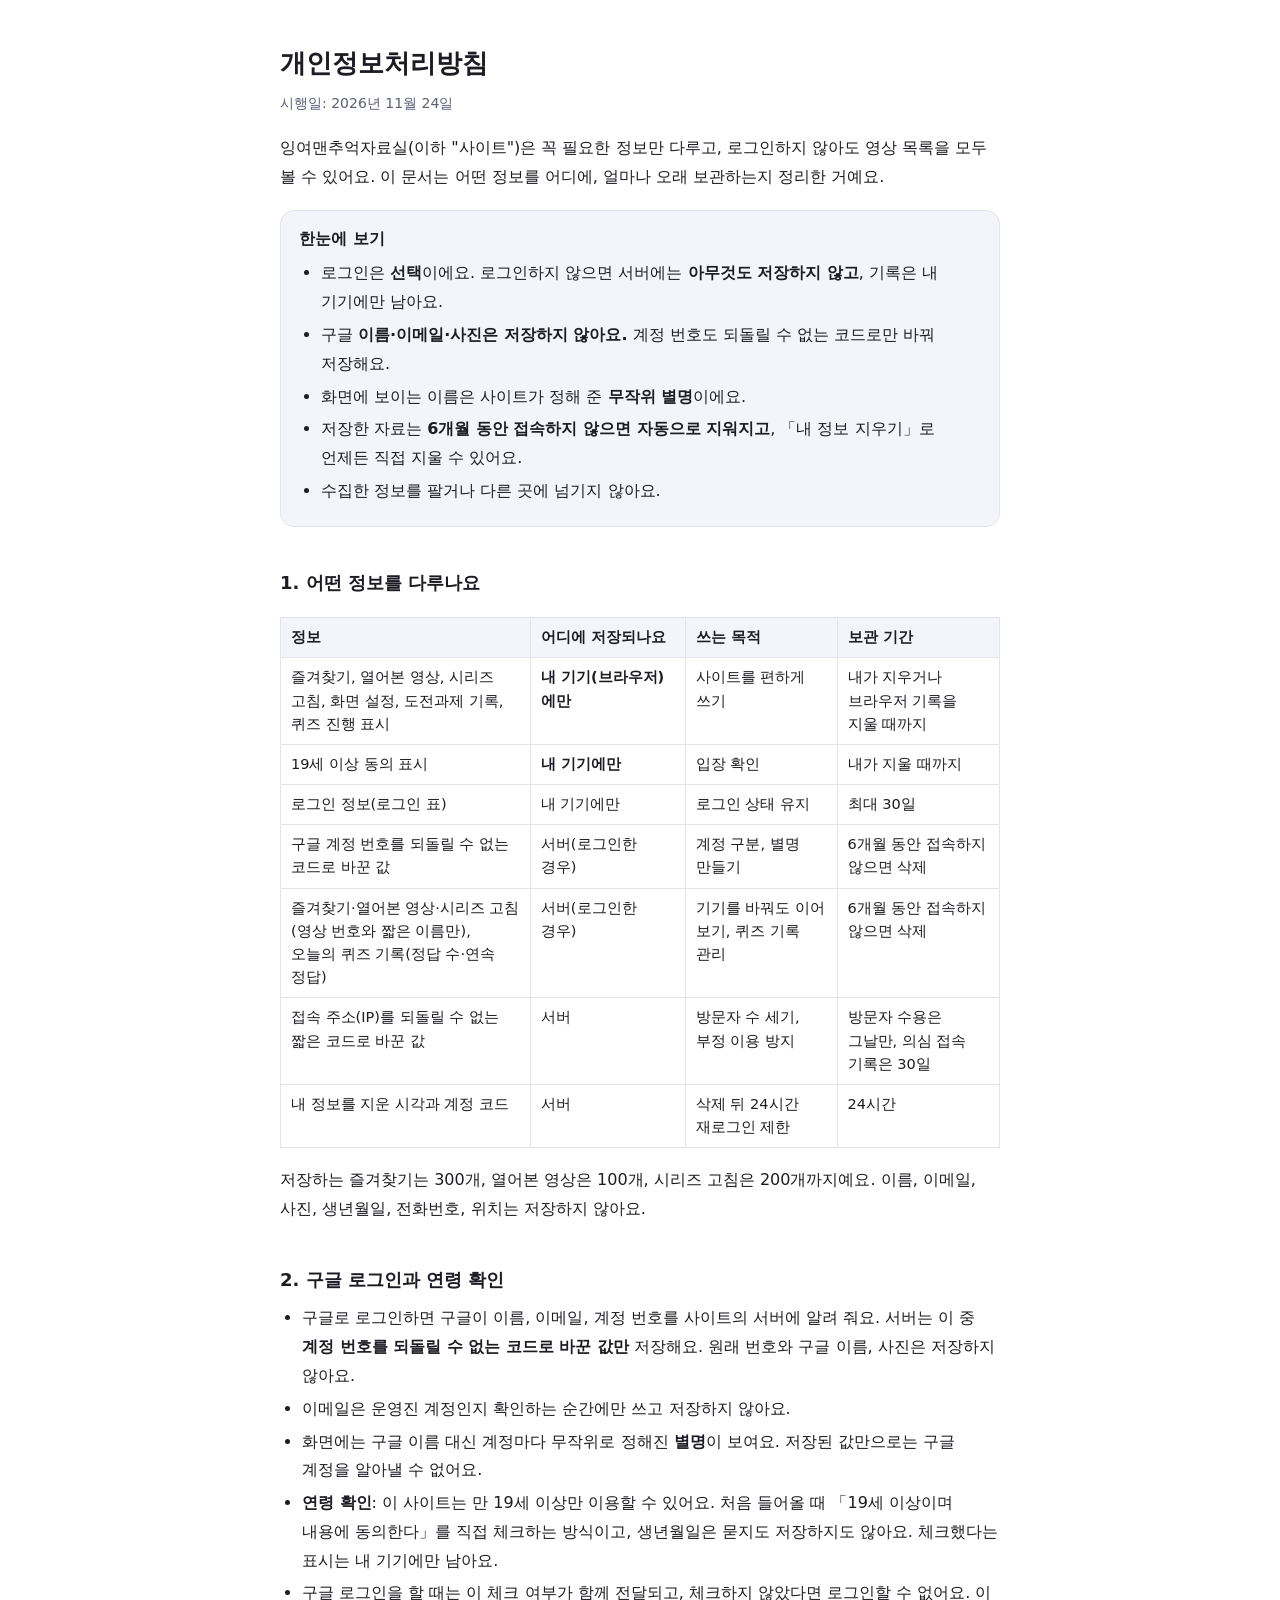
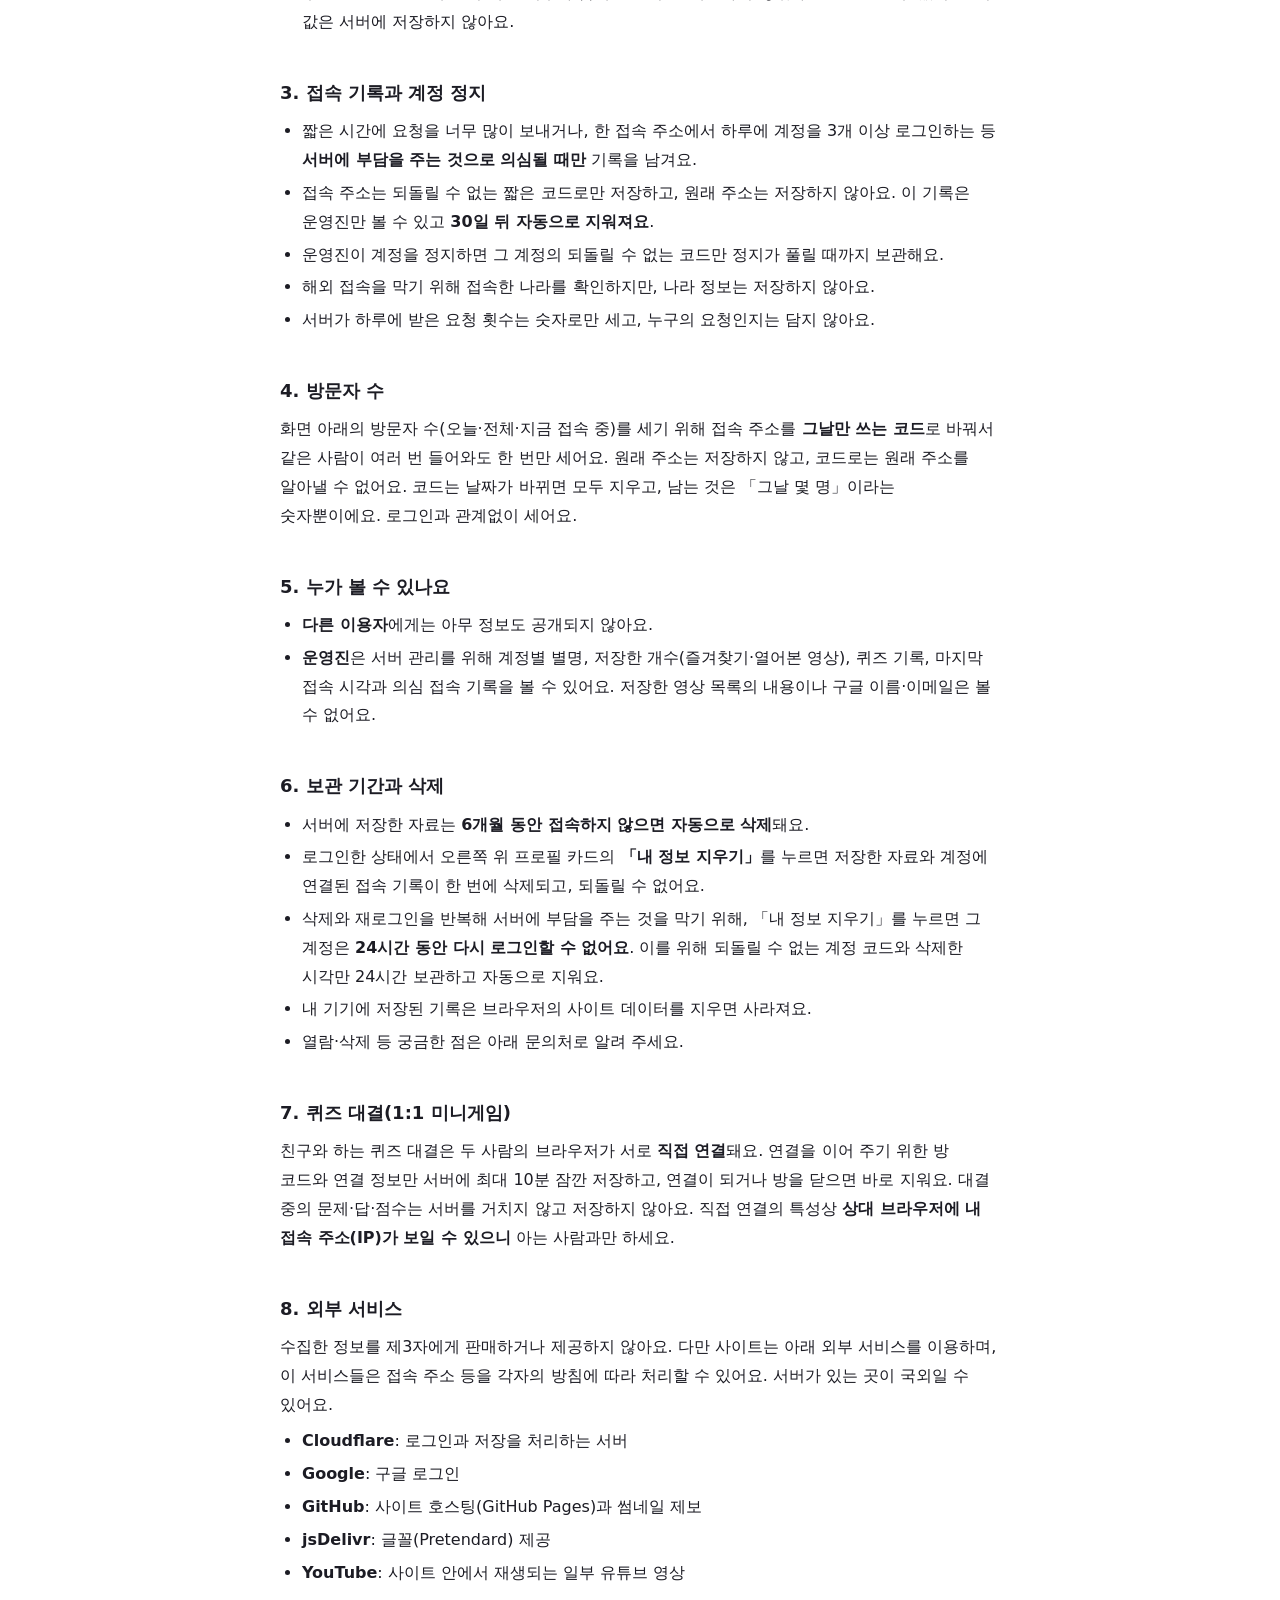
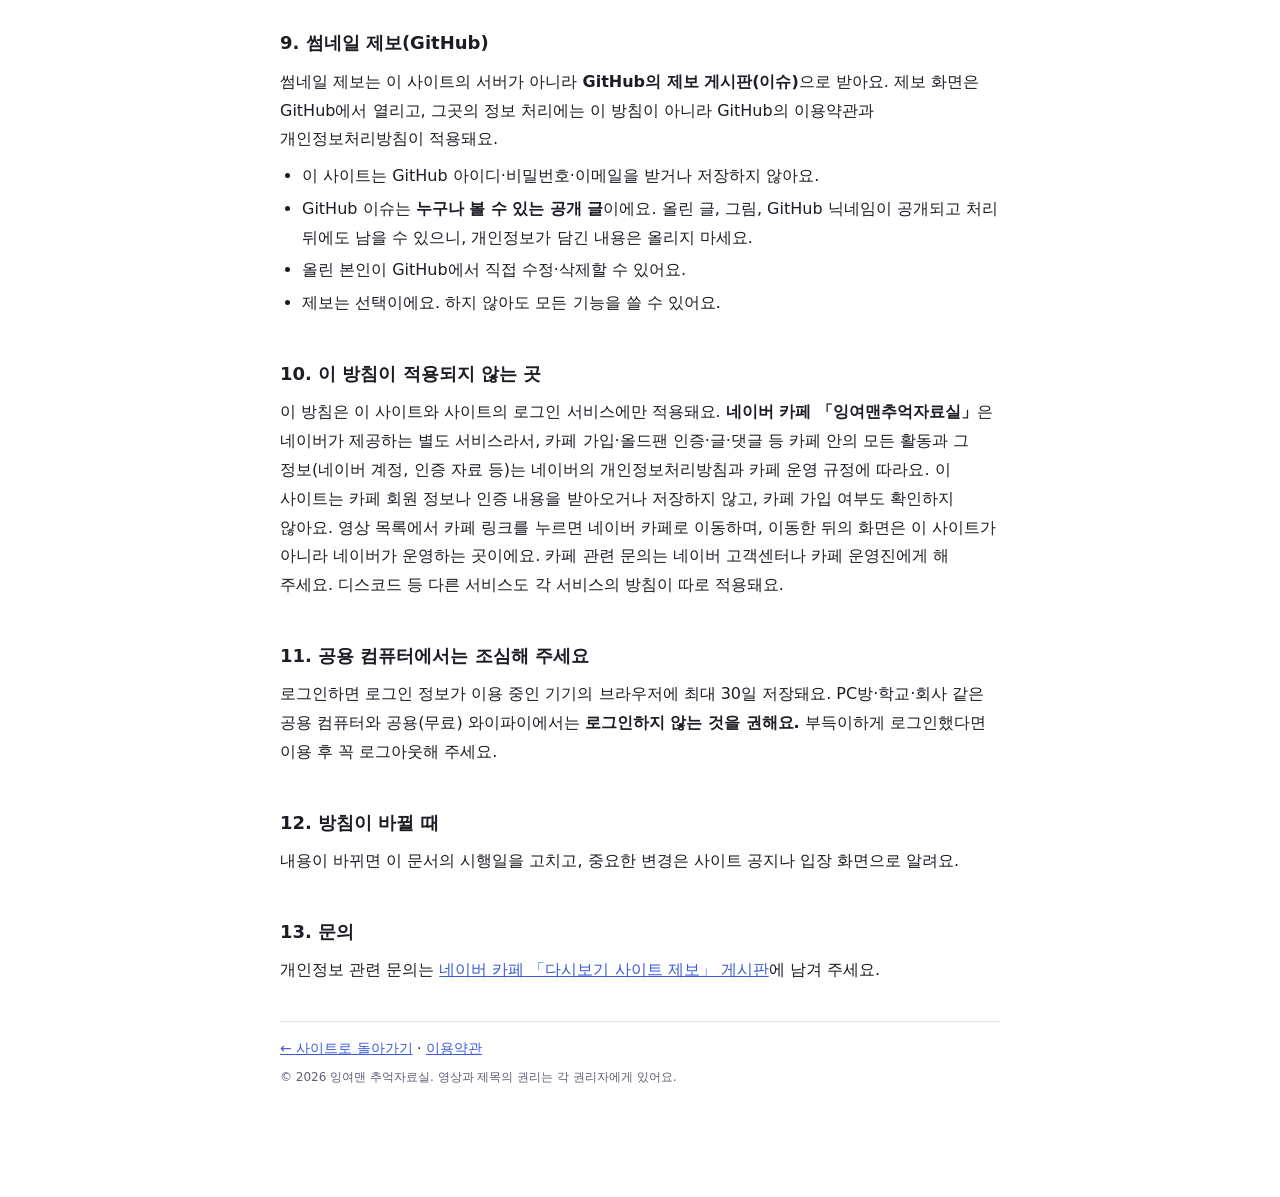
<file: privacy.html>
<!doctype html>
<html lang="ko">
<head>
<meta charset="utf-8">
<meta name="viewport" content="width=device-width,initial-scale=1">
<title>개인정보처리방침 · 잉여맨추억자료실</title>
<style>
:root{--bg:#fff;--ink:#1c1c24;--sub:#5d6075;--line:#e3e4ee;--box:#f4f5fb;--link:#3b5bdb;--warn:#fdeaea;--warnl:#e8a3a3}
@media (prefers-color-scheme:dark){:root{--bg:#14162b;--ink:#eceefd;--sub:#a3a8cf;--line:#2e3262;--box:#1d2040;--link:#9db0ff;--warn:#3a1d25;--warnl:#7a3a48}}
body{font-family:system-ui,'Noto Sans KR','Malgun Gothic',sans-serif;max-width:720px;margin:40px auto;padding:0 20px 60px;line-height:1.8;color:var(--ink);background:var(--bg);word-break:keep-all;overflow-wrap:anywhere}
h1{font-size:26px;margin:0 0 4px} h2{font-size:18px;margin:34px 0 8px;padding-top:6px} h3{font-size:15px;margin:18px 0 4px}
a{color:var(--link)} p{margin:8px 0} ul,ol{margin:6px 0;padding-left:22px} li{margin:4px 0}
.meta{color:var(--sub);font-size:14px;margin:0 0 18px}
.sum{background:var(--box);border:1px solid var(--line);border-radius:14px;padding:14px 18px;margin:18px 0}
.sum b.t{display:block;margin-bottom:4px}
.warn{background:var(--warn);border:1px solid var(--warnl);border-radius:10px;padding:10px 14px}
table{width:100%;border-collapse:collapse;margin:10px 0;font-size:14.5px;line-height:1.6}
th,td{border:1px solid var(--line);padding:8px 10px;text-align:left;vertical-align:top} th{background:var(--box);white-space:nowrap}
.scroll{overflow-x:auto}
.foot{margin-top:36px;padding-top:14px;border-top:1px solid var(--line);font-size:14px}
.foot small{display:block;margin-top:6px;color:var(--sub);font-size:12px}
</style>
</head>
<body>
<h1>개인정보처리방침</h1>
<p class="meta">시행일: 2026년 11월 24일</p>
<p>잉여맨추억자료실(이하 "사이트")은 꼭 필요한 정보만 다루고, 로그인하지 않아도 영상 목록을 모두 볼 수 있어요. 이 문서는 어떤 정보를 어디에, 얼마나 오래 보관하는지 정리한 거예요.</p>

<div class="sum"><b class="t">한눈에 보기</b>
<ul>
<li>로그인은 <b>선택</b>이에요. 로그인하지 않으면 서버에는 <b>아무것도 저장하지 않고</b>, 기록은 내 기기에만 남아요.</li>
<li>구글 <b>이름·이메일·사진은 저장하지 않아요.</b> 계정 번호도 되돌릴 수 없는 코드로만 바꿔 저장해요.</li>
<li>화면에 보이는 이름은 사이트가 정해 준 <b>무작위 별명</b>이에요.</li>
<li>저장한 자료는 <b>6개월 동안 접속하지 않으면 자동으로 지워지고</b>, 「내 정보 지우기」로 언제든 직접 지울 수 있어요.</li>
<li>수집한 정보를 팔거나 다른 곳에 넘기지 않아요.</li>
</ul></div>

<h2>1. 어떤 정보를 다루나요</h2>
<div class="scroll"><table>
<tr><th>정보</th><th>어디에 저장되나요</th><th>쓰는 목적</th><th>보관 기간</th></tr>
<tr><td>즐겨찾기, 열어본 영상, 시리즈 고침, 화면 설정, 도전과제 기록, 퀴즈 진행 표시</td><td><b>내 기기(브라우저)에만</b></td><td>사이트를 편하게 쓰기</td><td>내가 지우거나 브라우저 기록을 지울 때까지</td></tr>
<tr><td>19세 이상 동의 표시</td><td><b>내 기기에만</b></td><td>입장 확인</td><td>내가 지울 때까지</td></tr>
<tr><td>로그인 정보(로그인 표)</td><td>내 기기에만</td><td>로그인 상태 유지</td><td>최대 30일</td></tr>
<tr><td>구글 계정 번호를 되돌릴 수 없는 코드로 바꾼 값</td><td>서버(로그인한 경우)</td><td>계정 구분, 별명 만들기</td><td>6개월 동안 접속하지 않으면 삭제</td></tr>
<tr><td>즐겨찾기·열어본 영상·시리즈 고침(영상 번호와 짧은 이름만), 오늘의 퀴즈 기록(정답 수·연속 정답)</td><td>서버(로그인한 경우)</td><td>기기를 바꿔도 이어 보기, 퀴즈 기록 관리</td><td>6개월 동안 접속하지 않으면 삭제</td></tr>
<tr><td>접속 주소(IP)를 되돌릴 수 없는 짧은 코드로 바꾼 값</td><td>서버</td><td>방문자 수 세기, 부정 이용 방지</td><td>방문자 수용은 그날만, 의심 접속 기록은 30일</td></tr>
<tr><td>내 정보를 지운 시각과 계정 코드</td><td>서버</td><td>삭제 뒤 24시간 재로그인 제한</td><td>24시간</td></tr>
</table></div>
<p>저장하는 즐겨찾기는 300개, 열어본 영상은 100개, 시리즈 고침은 200개까지예요. 이름, 이메일, 사진, 생년월일, 전화번호, 위치는 저장하지 않아요.</p>

<h2>2. 구글 로그인과 연령 확인</h2>
<ul>
<li>구글로 로그인하면 구글이 이름, 이메일, 계정 번호를 사이트의 서버에 알려 줘요. 서버는 이 중 <b>계정 번호를 되돌릴 수 없는 코드로 바꾼 값만</b> 저장해요. 원래 번호와 구글 이름, 사진은 저장하지 않아요.</li>
<li>이메일은 운영진 계정인지 확인하는 순간에만 쓰고 저장하지 않아요.</li>
<li>화면에는 구글 이름 대신 계정마다 무작위로 정해진 <b>별명</b>이 보여요. 저장된 값만으로는 구글 계정을 알아낼 수 없어요.</li>
<li><b>연령 확인</b>: 이 사이트는 만 19세 이상만 이용할 수 있어요. 처음 들어올 때 「19세 이상이며 내용에 동의한다」를 직접 체크하는 방식이고, 생년월일은 묻지도 저장하지도 않아요. 체크했다는 표시는 내 기기에만 남아요.</li>
<li>구글 로그인을 할 때는 이 체크 여부가 함께 전달되고, 체크하지 않았다면 로그인할 수 없어요. 이 값은 서버에 저장하지 않아요.</li>
</ul>

<h2>3. 접속 기록과 계정 정지</h2>
<ul>
<li>짧은 시간에 요청을 너무 많이 보내거나, 한 접속 주소에서 하루에 계정을 3개 이상 로그인하는 등 <b>서버에 부담을 주는 것으로 의심될 때만</b> 기록을 남겨요.</li>
<li>접속 주소는 되돌릴 수 없는 짧은 코드로만 저장하고, 원래 주소는 저장하지 않아요. 이 기록은 운영진만 볼 수 있고 <b>30일 뒤 자동으로 지워져요</b>.</li>
<li>운영진이 계정을 정지하면 그 계정의 되돌릴 수 없는 코드만 정지가 풀릴 때까지 보관해요.</li>
<li>해외 접속을 막기 위해 접속한 나라를 확인하지만, 나라 정보는 저장하지 않아요.</li>
<li>서버가 하루에 받은 요청 횟수는 숫자로만 세고, 누구의 요청인지는 담지 않아요.</li>
</ul>

<h2>4. 방문자 수</h2>
<p>화면 아래의 방문자 수(오늘·전체·지금 접속 중)를 세기 위해 접속 주소를 <b>그날만 쓰는 코드</b>로 바꿔서 같은 사람이 여러 번 들어와도 한 번만 세어요. 원래 주소는 저장하지 않고, 코드로는 원래 주소를 알아낼 수 없어요. 코드는 날짜가 바뀌면 모두 지우고, 남는 것은 「그날 몇 명」이라는 숫자뿐이에요. 로그인과 관계없이 세어요.</p>

<h2>5. 누가 볼 수 있나요</h2>
<ul>
<li><b>다른 이용자</b>에게는 아무 정보도 공개되지 않아요.</li>
<li><b>운영진</b>은 서버 관리를 위해 계정별 별명, 저장한 개수(즐겨찾기·열어본 영상), 퀴즈 기록, 마지막 접속 시각과 의심 접속 기록을 볼 수 있어요. 저장한 영상 목록의 내용이나 구글 이름·이메일은 볼 수 없어요.</li>
</ul>

<h2>6. 보관 기간과 삭제</h2>
<ul>
<li>서버에 저장한 자료는 <b>6개월 동안 접속하지 않으면 자동으로 삭제</b>돼요.</li>
<li>로그인한 상태에서 오른쪽 위 프로필 카드의 <b>「내 정보 지우기」</b>를 누르면 저장한 자료와 계정에 연결된 접속 기록이 한 번에 삭제되고, 되돌릴 수 없어요.</li>
<li>삭제와 재로그인을 반복해 서버에 부담을 주는 것을 막기 위해, 「내 정보 지우기」를 누르면 그 계정은 <b>24시간 동안 다시 로그인할 수 없어요</b>. 이를 위해 되돌릴 수 없는 계정 코드와 삭제한 시각만 24시간 보관하고 자동으로 지워요.</li>
<li>내 기기에 저장된 기록은 브라우저의 사이트 데이터를 지우면 사라져요.</li>
<li>열람·삭제 등 궁금한 점은 아래 문의처로 알려 주세요.</li>
</ul>

<h2>7. 퀴즈 대결(1:1 미니게임)</h2>
<p>친구와 하는 퀴즈 대결은 두 사람의 브라우저가 서로 <b>직접 연결</b>돼요. 연결을 이어 주기 위한 방 코드와 연결 정보만 서버에 최대 10분 잠깐 저장하고, 연결이 되거나 방을 닫으면 바로 지워요. 대결 중의 문제·답·점수는 서버를 거치지 않고 저장하지 않아요. 직접 연결의 특성상 <b>상대 브라우저에 내 접속 주소(IP)가 보일 수 있으니</b> 아는 사람과만 하세요.</p>

<h2>8. 외부 서비스</h2>
<p>수집한 정보를 제3자에게 판매하거나 제공하지 않아요. 다만 사이트는 아래 외부 서비스를 이용하며, 이 서비스들은 접속 주소 등을 각자의 방침에 따라 처리할 수 있어요. 서버가 있는 곳이 국외일 수 있어요.</p>
<ul>
<li><b>Cloudflare</b>: 로그인과 저장을 처리하는 서버</li>
<li><b>Google</b>: 구글 로그인</li>
<li><b>GitHub</b>: 사이트 호스팅(GitHub Pages)과 썸네일 제보</li>
<li><b>jsDelivr</b>: 글꼴(Pretendard) 제공</li>
<li><b>YouTube</b>: 사이트 안에서 재생되는 일부 유튜브 영상</li>
</ul>

<h2>9. 썸네일 제보(GitHub)</h2>
<p>썸네일 제보는 이 사이트의 서버가 아니라 <b>GitHub의 제보 게시판(이슈)</b>으로 받아요. 제보 화면은 GitHub에서 열리고, 그곳의 정보 처리에는 이 방침이 아니라 GitHub의 이용약관과 개인정보처리방침이 적용돼요.</p>
<ul>
<li>이 사이트는 GitHub 아이디·비밀번호·이메일을 받거나 저장하지 않아요.</li>
<li>GitHub 이슈는 <b>누구나 볼 수 있는 공개 글</b>이에요. 올린 글, 그림, GitHub 닉네임이 공개되고 처리 뒤에도 남을 수 있으니, 개인정보가 담긴 내용은 올리지 마세요.</li>
<li>올린 본인이 GitHub에서 직접 수정·삭제할 수 있어요.</li>
<li>제보는 선택이에요. 하지 않아도 모든 기능을 쓸 수 있어요.</li>
</ul>

<h2>10. 이 방침이 적용되지 않는 곳</h2>
<p>이 방침은 이 사이트와 사이트의 로그인 서비스에만 적용돼요. <b>네이버 카페 「잉여맨추억자료실」</b>은 네이버가 제공하는 별도 서비스라서, 카페 가입·올드팬 인증·글·댓글 등 카페 안의 모든 활동과 그 정보(네이버 계정, 인증 자료 등)는 네이버의 개인정보처리방침과 카페 운영 규정에 따라요. 이 사이트는 카페 회원 정보나 인증 내용을 받아오거나 저장하지 않고, 카페 가입 여부도 확인하지 않아요. 영상 목록에서 카페 링크를 누르면 네이버 카페로 이동하며, 이동한 뒤의 화면은 이 사이트가 아니라 네이버가 운영하는 곳이에요. 카페 관련 문의는 네이버 고객센터나 카페 운영진에게 해 주세요. 디스코드 등 다른 서비스도 각 서비스의 방침이 따로 적용돼요.</p>

<h2>11. 공용 컴퓨터에서는 조심해 주세요</h2>
<p>로그인하면 로그인 정보가 이용 중인 기기의 브라우저에 최대 30일 저장돼요. PC방·학교·회사 같은 공용 컴퓨터와 공용(무료) 와이파이에서는 <b>로그인하지 않는 것을 권해요.</b> 부득이하게 로그인했다면 이용 후 꼭 로그아웃해 주세요.</p>

<h2>12. 방침이 바뀔 때</h2>
<p>내용이 바뀌면 이 문서의 시행일을 고치고, 중요한 변경은 사이트 공지나 입장 화면으로 알려요.</p>

<h2>13. 문의</h2>
<p>개인정보 관련 문의는 <a href="https://cafe.naver.com/f-e/cafes/28908924/menus/244">네이버 카페 「다시보기 사이트 제보」 게시판</a>에 남겨 주세요.</p>

<p class="foot"><a href="./">← 사이트로 돌아가기</a> · <a href="terms.html?v=341">이용약관</a><small>© 2026 잉여맨 추억자료실. 영상과 제목의 권리는 각 권리자에게 있어요.</small></p>
</body>
</html>
</file>
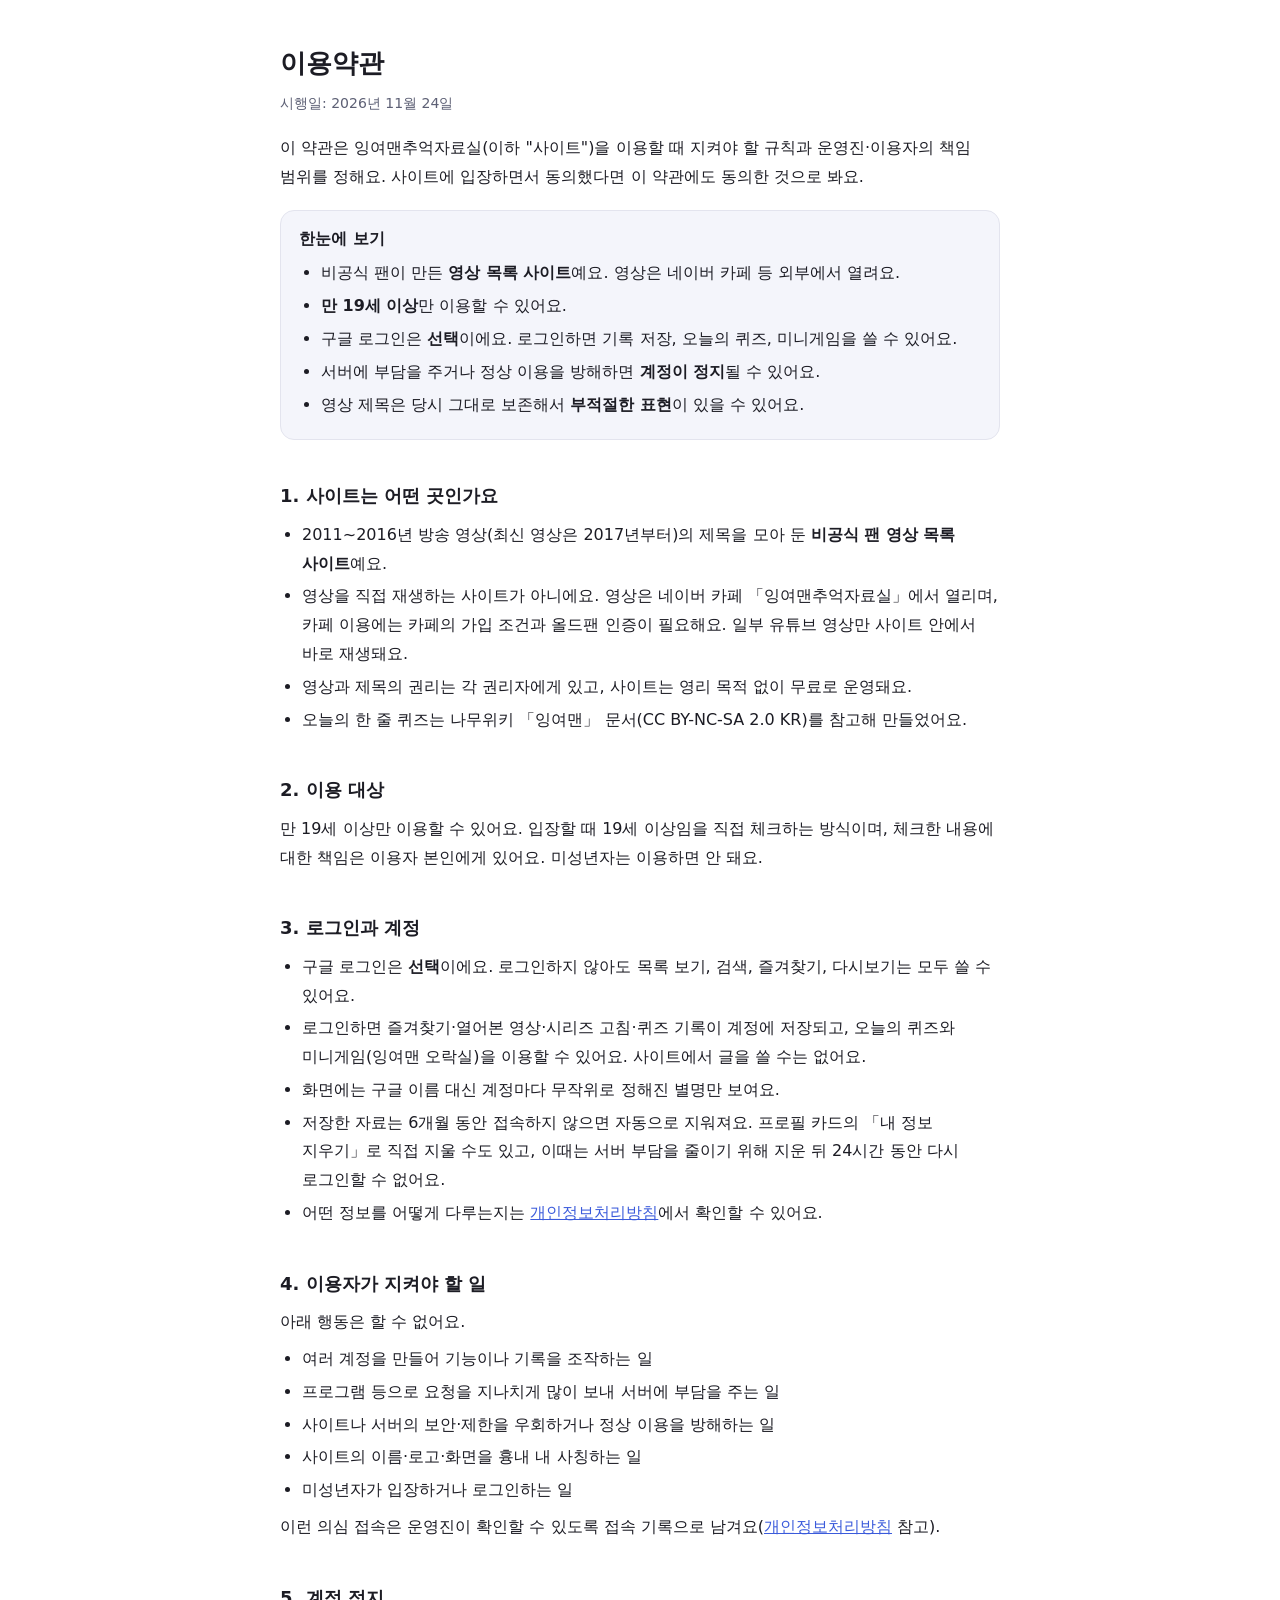
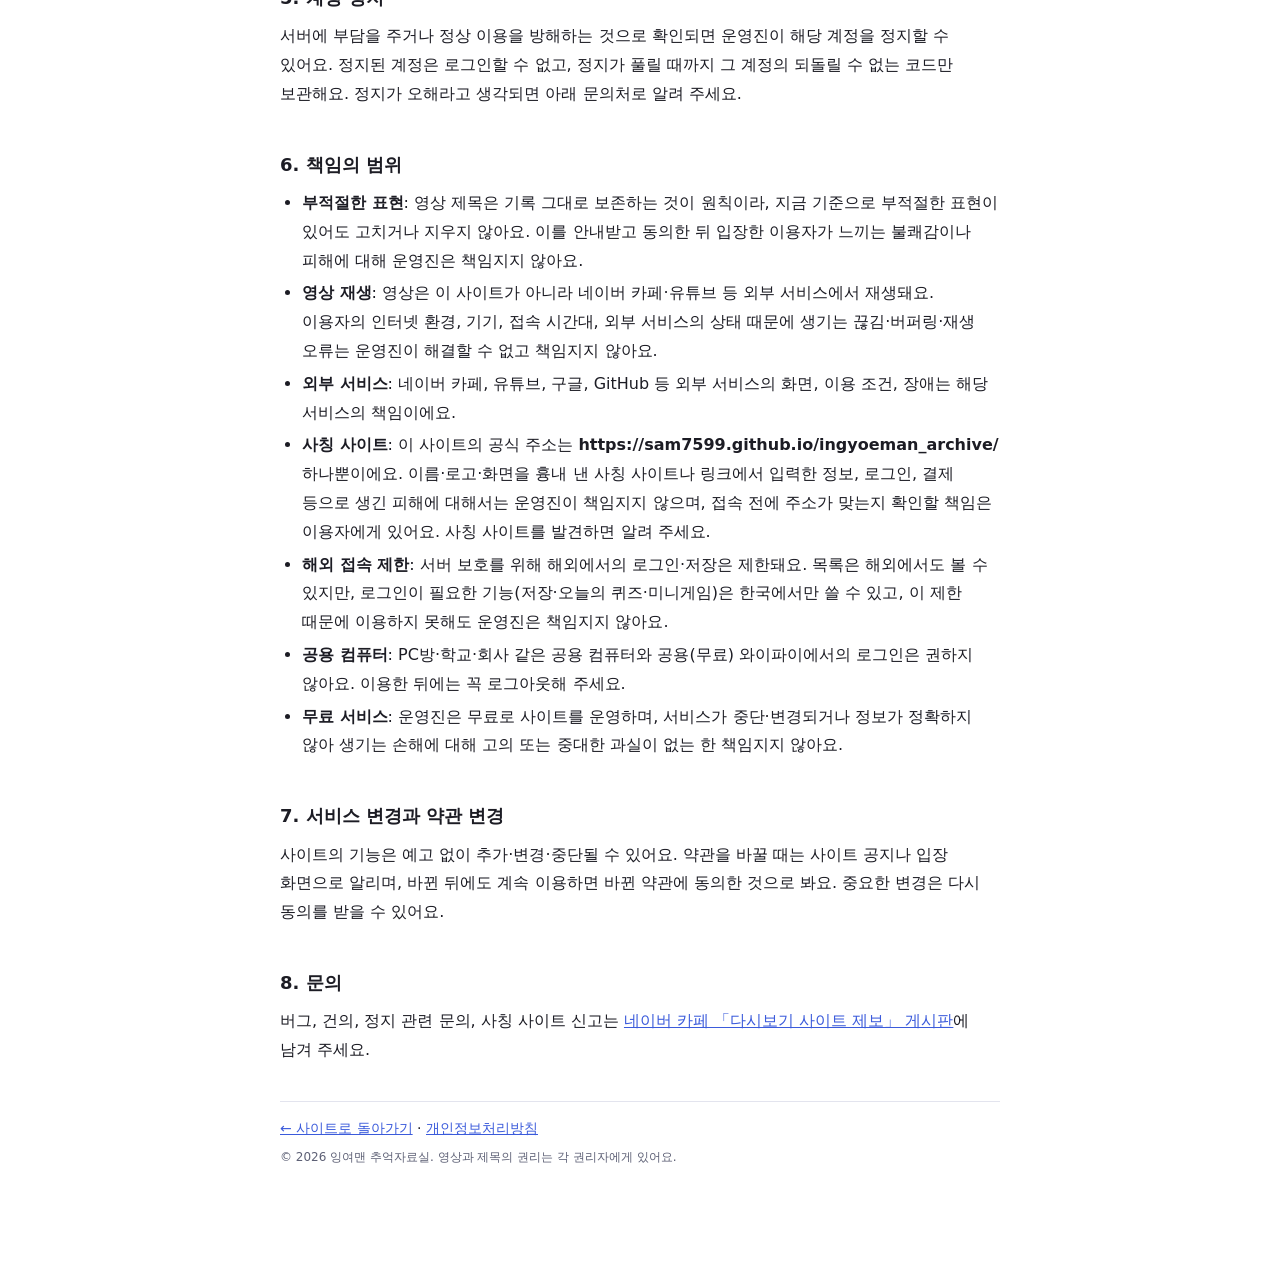
<file: terms.html>
<!doctype html>
<html lang="ko">
<head>
<meta charset="utf-8">
<meta name="viewport" content="width=device-width,initial-scale=1">
<title>이용약관 · 잉여맨추억자료실</title>
<style>
:root{--bg:#fff;--ink:#1c1c24;--sub:#5d6075;--line:#e3e4ee;--box:#f4f5fb;--link:#3b5bdb;--warn:#fdeaea;--warnl:#e8a3a3}
@media (prefers-color-scheme:dark){:root{--bg:#14162b;--ink:#eceefd;--sub:#a3a8cf;--line:#2e3262;--box:#1d2040;--link:#9db0ff;--warn:#3a1d25;--warnl:#7a3a48}}
body{font-family:system-ui,'Noto Sans KR','Malgun Gothic',sans-serif;max-width:720px;margin:40px auto;padding:0 20px 60px;line-height:1.8;color:var(--ink);background:var(--bg);word-break:keep-all;overflow-wrap:anywhere}
h1{font-size:26px;margin:0 0 4px} h2{font-size:18px;margin:34px 0 8px;padding-top:6px} h3{font-size:15px;margin:18px 0 4px}
a{color:var(--link)} p{margin:8px 0} ul,ol{margin:6px 0;padding-left:22px} li{margin:4px 0}
.meta{color:var(--sub);font-size:14px;margin:0 0 18px}
.sum{background:var(--box);border:1px solid var(--line);border-radius:14px;padding:14px 18px;margin:18px 0}
.sum b.t{display:block;margin-bottom:4px}
.warn{background:var(--warn);border:1px solid var(--warnl);border-radius:10px;padding:10px 14px}
table{width:100%;border-collapse:collapse;margin:10px 0;font-size:14.5px;line-height:1.6}
th,td{border:1px solid var(--line);padding:8px 10px;text-align:left;vertical-align:top} th{background:var(--box);white-space:nowrap}
.scroll{overflow-x:auto}
.foot{margin-top:36px;padding-top:14px;border-top:1px solid var(--line);font-size:14px}
.foot small{display:block;margin-top:6px;color:var(--sub);font-size:12px}
</style>
</head>
<body>
<h1>이용약관</h1>
<p class="meta">시행일: 2026년 11월 24일</p>
<p>이 약관은 잉여맨추억자료실(이하 "사이트")을 이용할 때 지켜야 할 규칙과 운영진·이용자의 책임 범위를 정해요. 사이트에 입장하면서 동의했다면 이 약관에도 동의한 것으로 봐요.</p>

<div class="sum"><b class="t">한눈에 보기</b>
<ul>
<li>비공식 팬이 만든 <b>영상 목록 사이트</b>예요. 영상은 네이버 카페 등 외부에서 열려요.</li>
<li><b>만 19세 이상</b>만 이용할 수 있어요.</li>
<li>구글 로그인은 <b>선택</b>이에요. 로그인하면 기록 저장, 오늘의 퀴즈, 미니게임을 쓸 수 있어요.</li>
<li>서버에 부담을 주거나 정상 이용을 방해하면 <b>계정이 정지</b>될 수 있어요.</li>
<li>영상 제목은 당시 그대로 보존해서 <b>부적절한 표현</b>이 있을 수 있어요.</li>
</ul></div>

<h2>1. 사이트는 어떤 곳인가요</h2>
<ul>
<li>2011~2016년 방송 영상(최신 영상은 2017년부터)의 제목을 모아 둔 <b>비공식 팬 영상 목록 사이트</b>예요.</li>
<li>영상을 직접 재생하는 사이트가 아니에요. 영상은 네이버 카페 「잉여맨추억자료실」에서 열리며, 카페 이용에는 카페의 가입 조건과 올드팬 인증이 필요해요. 일부 유튜브 영상만 사이트 안에서 바로 재생돼요.</li>
<li>영상과 제목의 권리는 각 권리자에게 있고, 사이트는 영리 목적 없이 무료로 운영돼요.</li>
<li>오늘의 한 줄 퀴즈는 나무위키 「잉여맨」 문서(CC BY-NC-SA 2.0 KR)를 참고해 만들었어요.</li>
</ul>

<h2>2. 이용 대상</h2>
<p>만 19세 이상만 이용할 수 있어요. 입장할 때 19세 이상임을 직접 체크하는 방식이며, 체크한 내용에 대한 책임은 이용자 본인에게 있어요. 미성년자는 이용하면 안 돼요.</p>

<h2>3. 로그인과 계정</h2>
<ul>
<li>구글 로그인은 <b>선택</b>이에요. 로그인하지 않아도 목록 보기, 검색, 즐겨찾기, 다시보기는 모두 쓸 수 있어요.</li>
<li>로그인하면 즐겨찾기·열어본 영상·시리즈 고침·퀴즈 기록이 계정에 저장되고, 오늘의 퀴즈와 미니게임(잉여맨 오락실)을 이용할 수 있어요. 사이트에서 글을 쓸 수는 없어요.</li>
<li>화면에는 구글 이름 대신 계정마다 무작위로 정해진 별명만 보여요.</li>
<li>저장한 자료는 6개월 동안 접속하지 않으면 자동으로 지워져요. 프로필 카드의 「내 정보 지우기」로 직접 지울 수도 있고, 이때는 서버 부담을 줄이기 위해 지운 뒤 24시간 동안 다시 로그인할 수 없어요.</li>
<li>어떤 정보를 어떻게 다루는지는 <a href="privacy.html?v=341">개인정보처리방침</a>에서 확인할 수 있어요.</li>
</ul>

<h2>4. 이용자가 지켜야 할 일</h2>
<p>아래 행동은 할 수 없어요.</p>
<ul>
<li>여러 계정을 만들어 기능이나 기록을 조작하는 일</li>
<li>프로그램 등으로 요청을 지나치게 많이 보내 서버에 부담을 주는 일</li>
<li>사이트나 서버의 보안·제한을 우회하거나 정상 이용을 방해하는 일</li>
<li>사이트의 이름·로고·화면을 흉내 내 사칭하는 일</li>
<li>미성년자가 입장하거나 로그인하는 일</li>
</ul>
<p>이런 의심 접속은 운영진이 확인할 수 있도록 접속 기록으로 남겨요(<a href="privacy.html?v=341">개인정보처리방침</a> 참고).</p>

<h2>5. 계정 정지</h2>
<p>서버에 부담을 주거나 정상 이용을 방해하는 것으로 확인되면 운영진이 해당 계정을 정지할 수 있어요. 정지된 계정은 로그인할 수 없고, 정지가 풀릴 때까지 그 계정의 되돌릴 수 없는 코드만 보관해요. 정지가 오해라고 생각되면 아래 문의처로 알려 주세요.</p>

<h2>6. 책임의 범위</h2>
<ul>
<li><b>부적절한 표현</b>: 영상 제목은 기록 그대로 보존하는 것이 원칙이라, 지금 기준으로 부적절한 표현이 있어도 고치거나 지우지 않아요. 이를 안내받고 동의한 뒤 입장한 이용자가 느끼는 불쾌감이나 피해에 대해 운영진은 책임지지 않아요.</li>
<li><b>영상 재생</b>: 영상은 이 사이트가 아니라 네이버 카페·유튜브 등 외부 서비스에서 재생돼요. 이용자의 인터넷 환경, 기기, 접속 시간대, 외부 서비스의 상태 때문에 생기는 끊김·버퍼링·재생 오류는 운영진이 해결할 수 없고 책임지지 않아요.</li>
<li><b>외부 서비스</b>: 네이버 카페, 유튜브, 구글, GitHub 등 외부 서비스의 화면, 이용 조건, 장애는 해당 서비스의 책임이에요.</li>
<li><b>사칭 사이트</b>: 이 사이트의 공식 주소는 <b>https://sam7599.github.io/ingyoeman_archive/</b> 하나뿐이에요. 이름·로고·화면을 흉내 낸 사칭 사이트나 링크에서 입력한 정보, 로그인, 결제 등으로 생긴 피해에 대해서는 운영진이 책임지지 않으며, 접속 전에 주소가 맞는지 확인할 책임은 이용자에게 있어요. 사칭 사이트를 발견하면 알려 주세요.</li>
<li><b>해외 접속 제한</b>: 서버 보호를 위해 해외에서의 로그인·저장은 제한돼요. 목록은 해외에서도 볼 수 있지만, 로그인이 필요한 기능(저장·오늘의 퀴즈·미니게임)은 한국에서만 쓸 수 있고, 이 제한 때문에 이용하지 못해도 운영진은 책임지지 않아요.</li>
<li><b>공용 컴퓨터</b>: PC방·학교·회사 같은 공용 컴퓨터와 공용(무료) 와이파이에서의 로그인은 권하지 않아요. 이용한 뒤에는 꼭 로그아웃해 주세요.</li>
<li><b>무료 서비스</b>: 운영진은 무료로 사이트를 운영하며, 서비스가 중단·변경되거나 정보가 정확하지 않아 생기는 손해에 대해 고의 또는 중대한 과실이 없는 한 책임지지 않아요.</li>
</ul>

<h2>7. 서비스 변경과 약관 변경</h2>
<p>사이트의 기능은 예고 없이 추가·변경·중단될 수 있어요. 약관을 바꿀 때는 사이트 공지나 입장 화면으로 알리며, 바뀐 뒤에도 계속 이용하면 바뀐 약관에 동의한 것으로 봐요. 중요한 변경은 다시 동의를 받을 수 있어요.</p>

<h2>8. 문의</h2>
<p>버그, 건의, 정지 관련 문의, 사칭 사이트 신고는 <a href="https://cafe.naver.com/f-e/cafes/28908924/menus/244">네이버 카페 「다시보기 사이트 제보」 게시판</a>에 남겨 주세요.</p>

<p class="foot"><a href="./">← 사이트로 돌아가기</a> · <a href="privacy.html?v=341">개인정보처리방침</a><small>© 2026 잉여맨 추억자료실. 영상과 제목의 권리는 각 권리자에게 있어요.</small></p>
</body>
</html>
</file>
